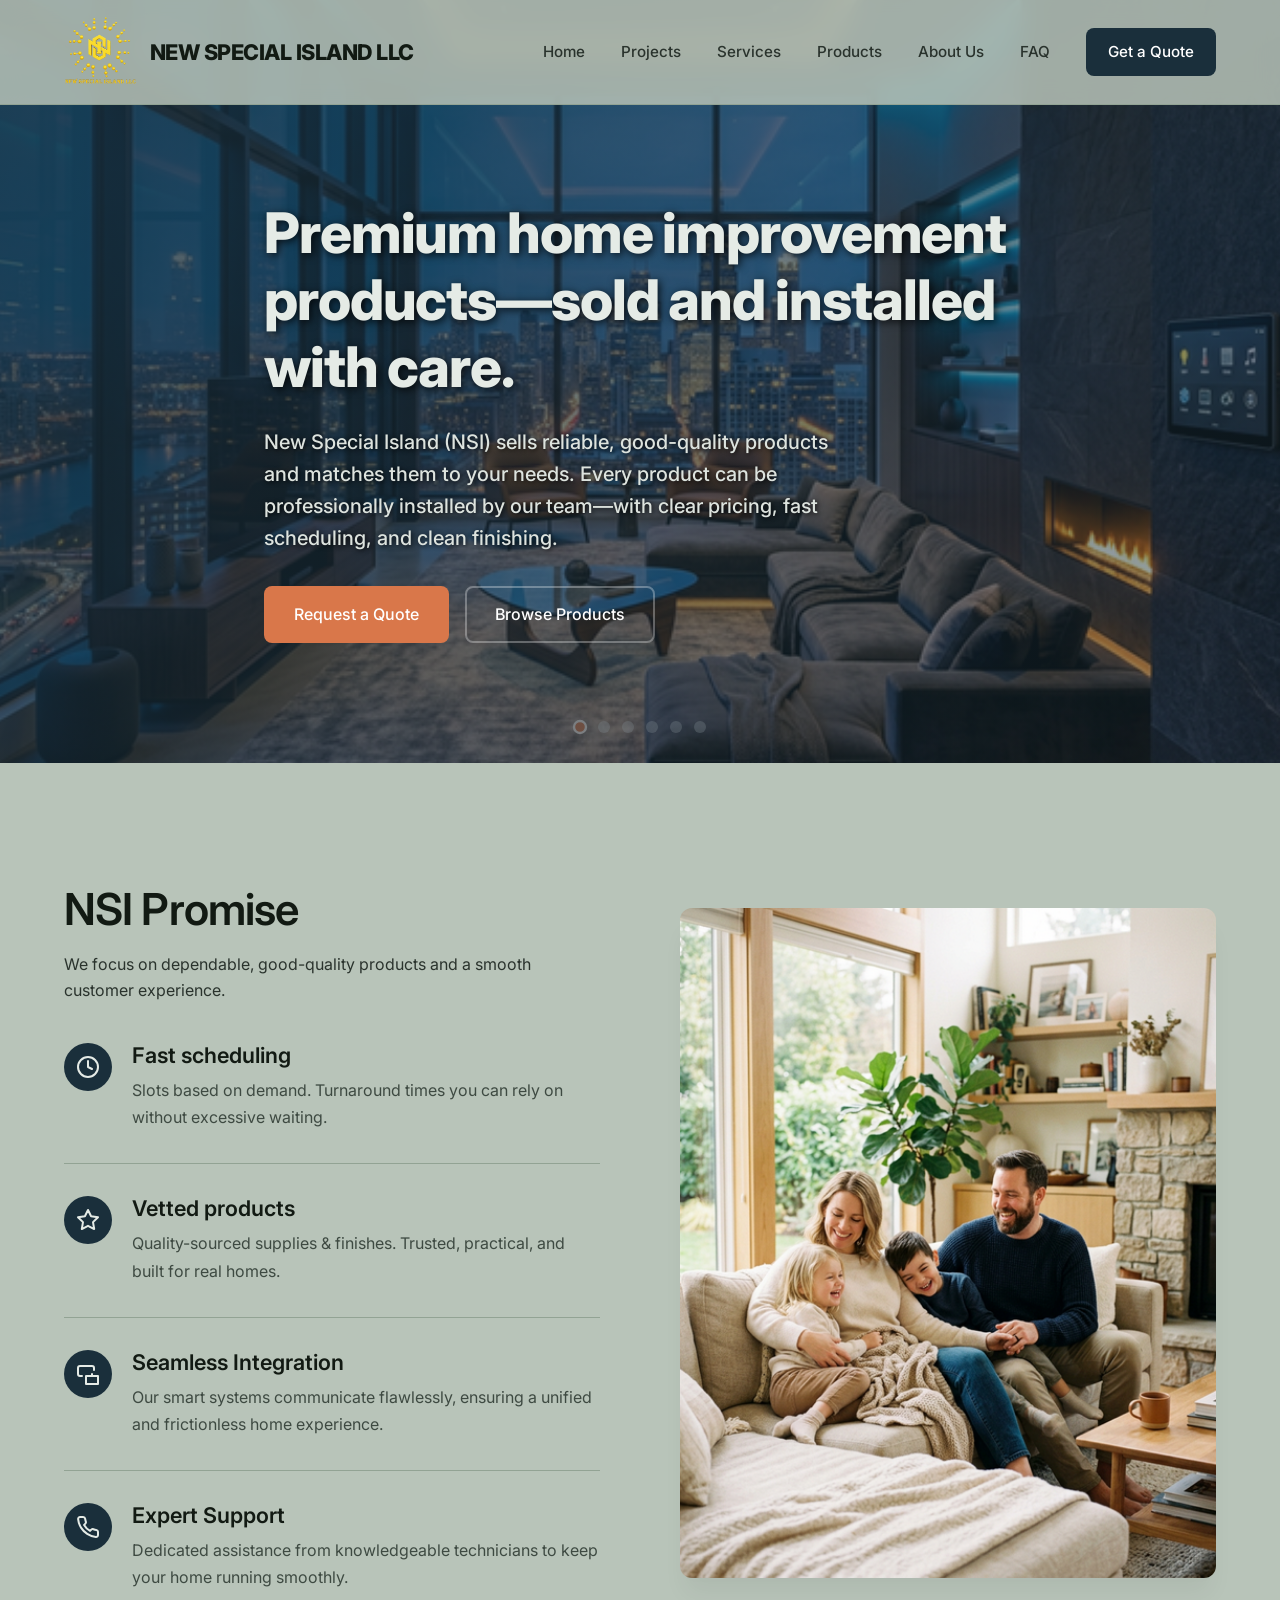
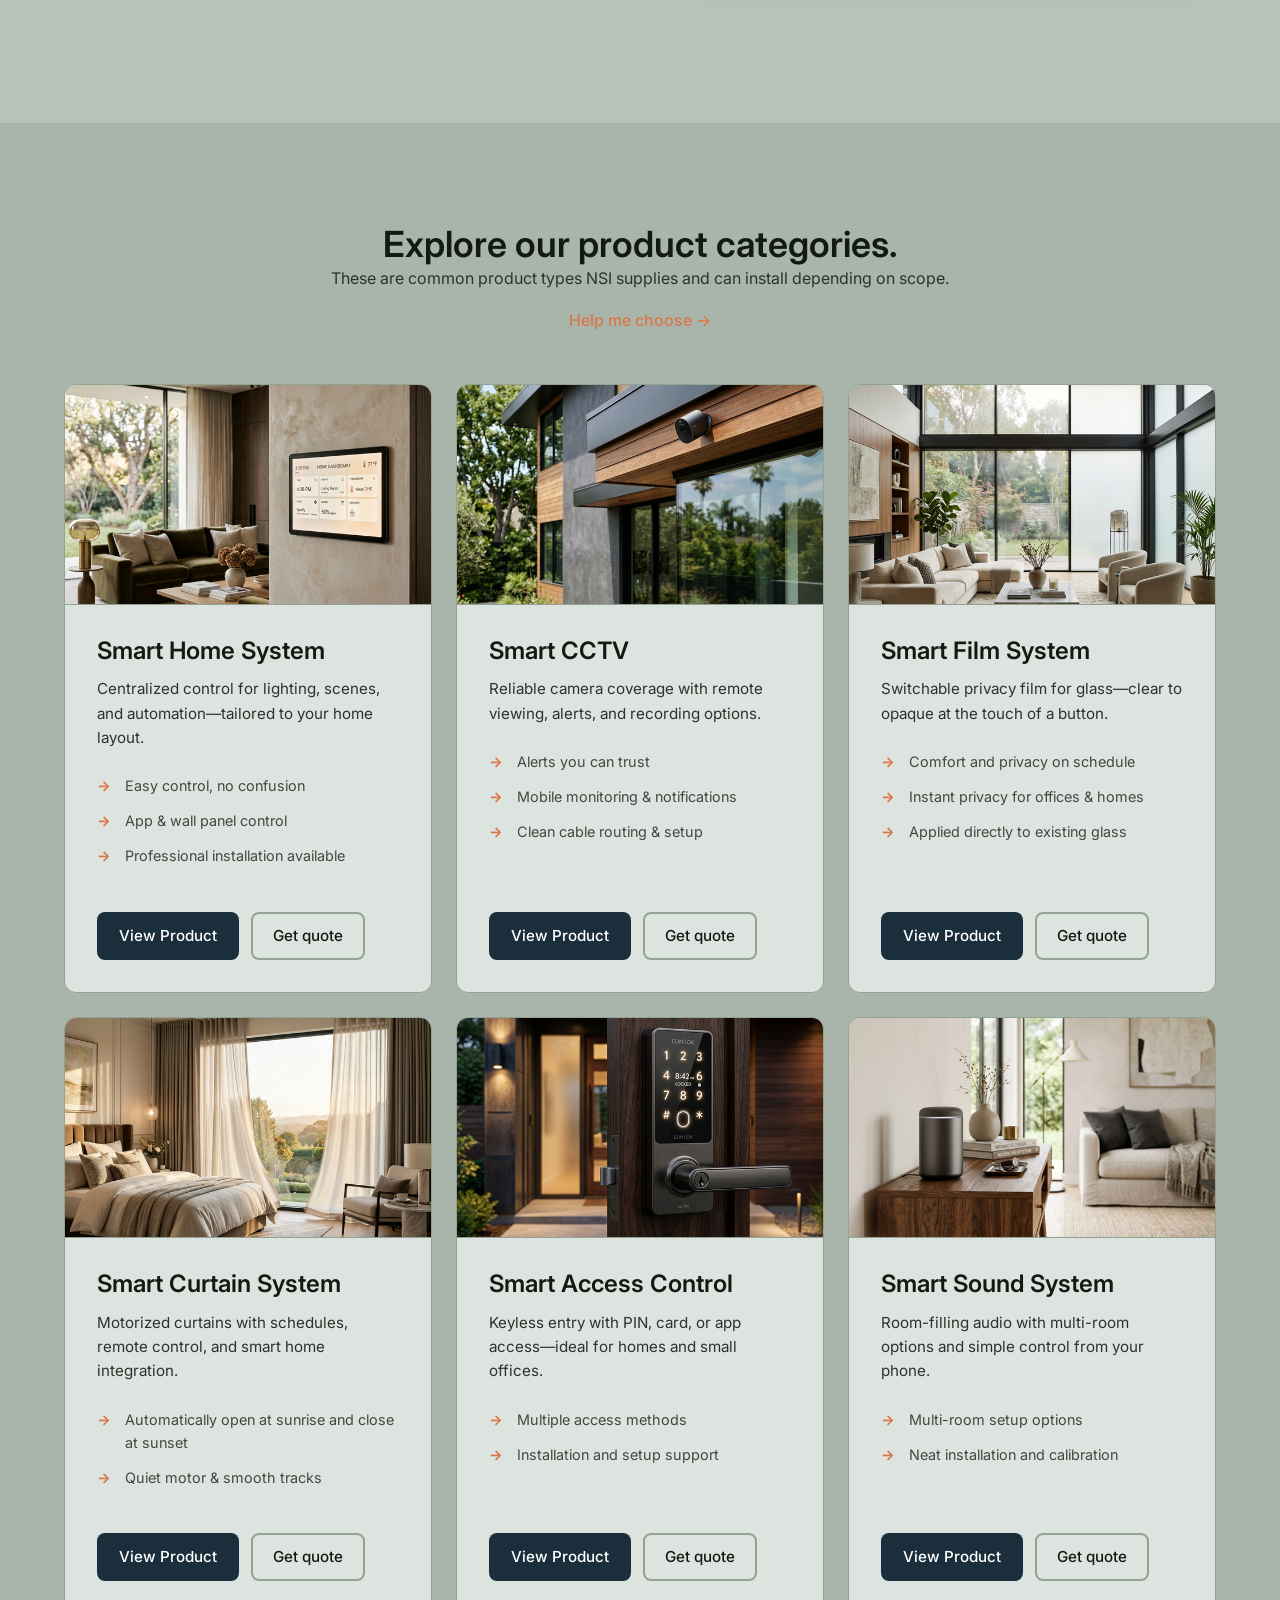
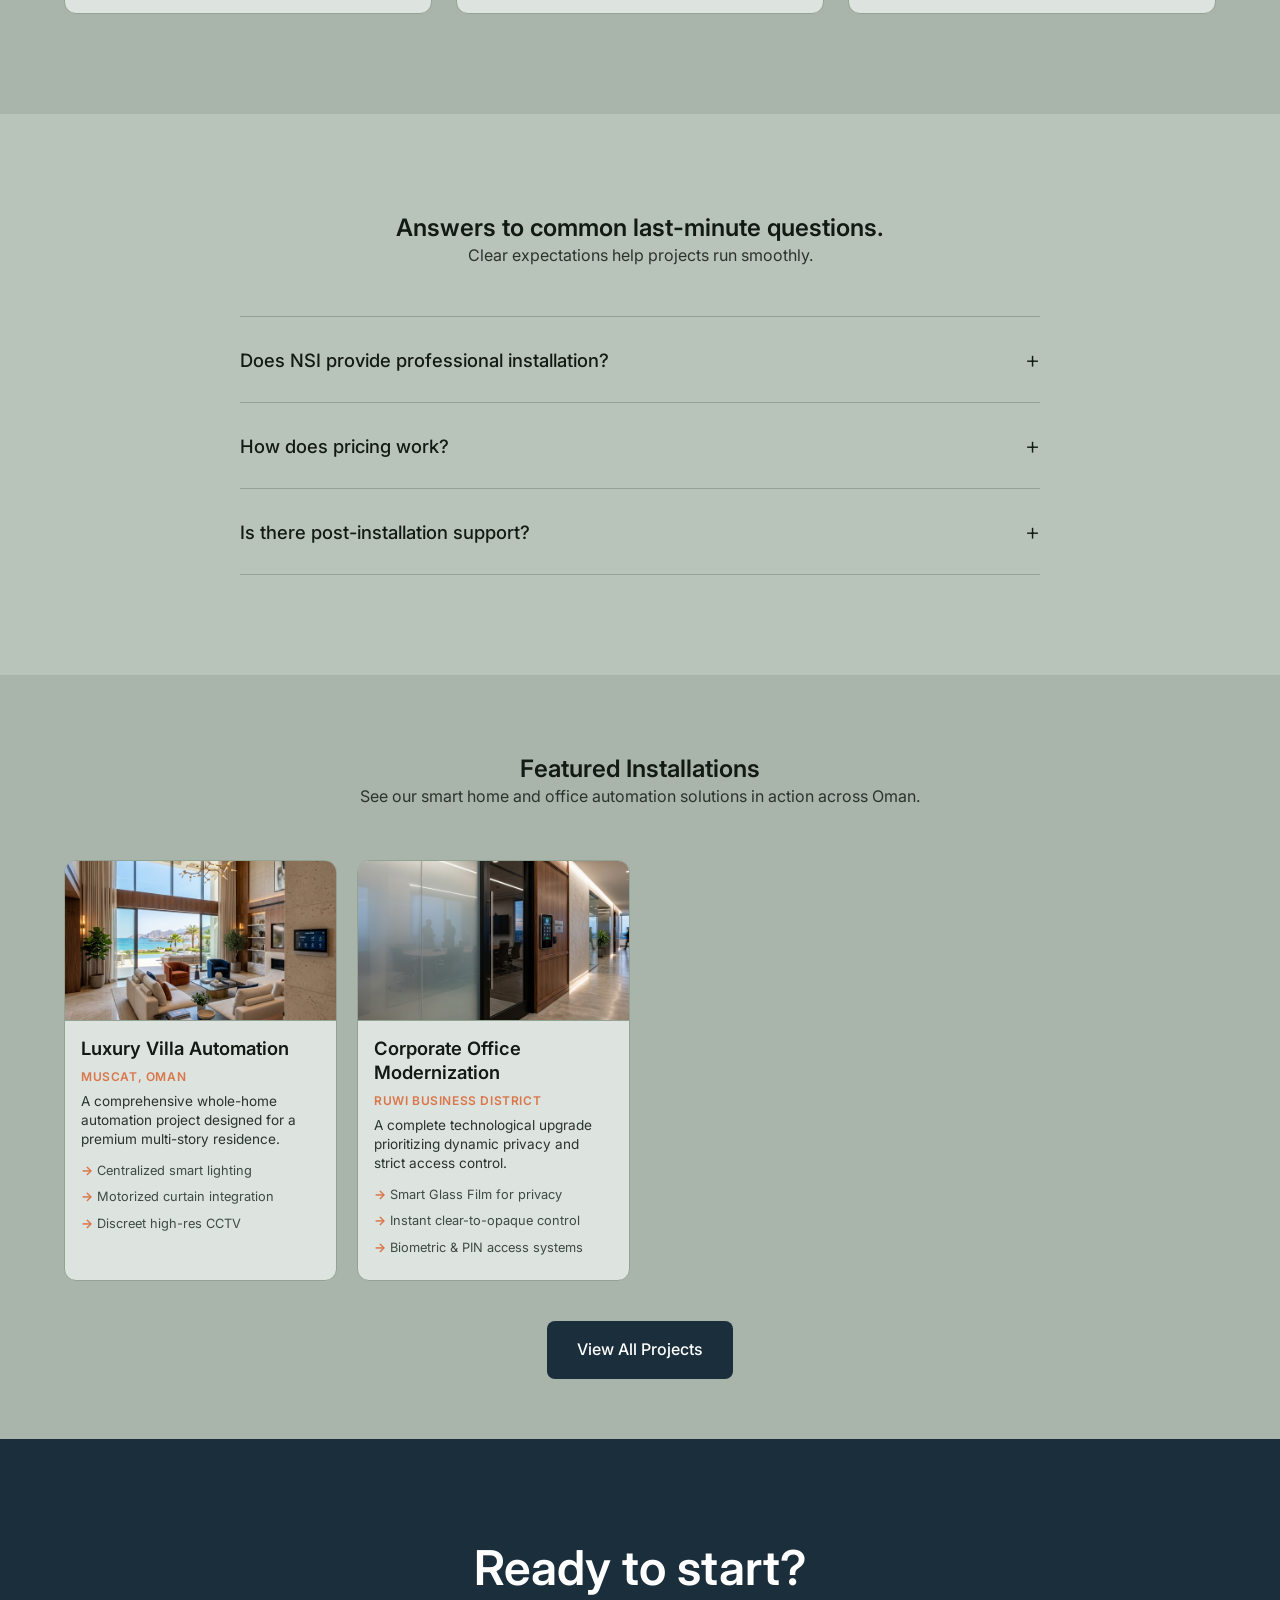
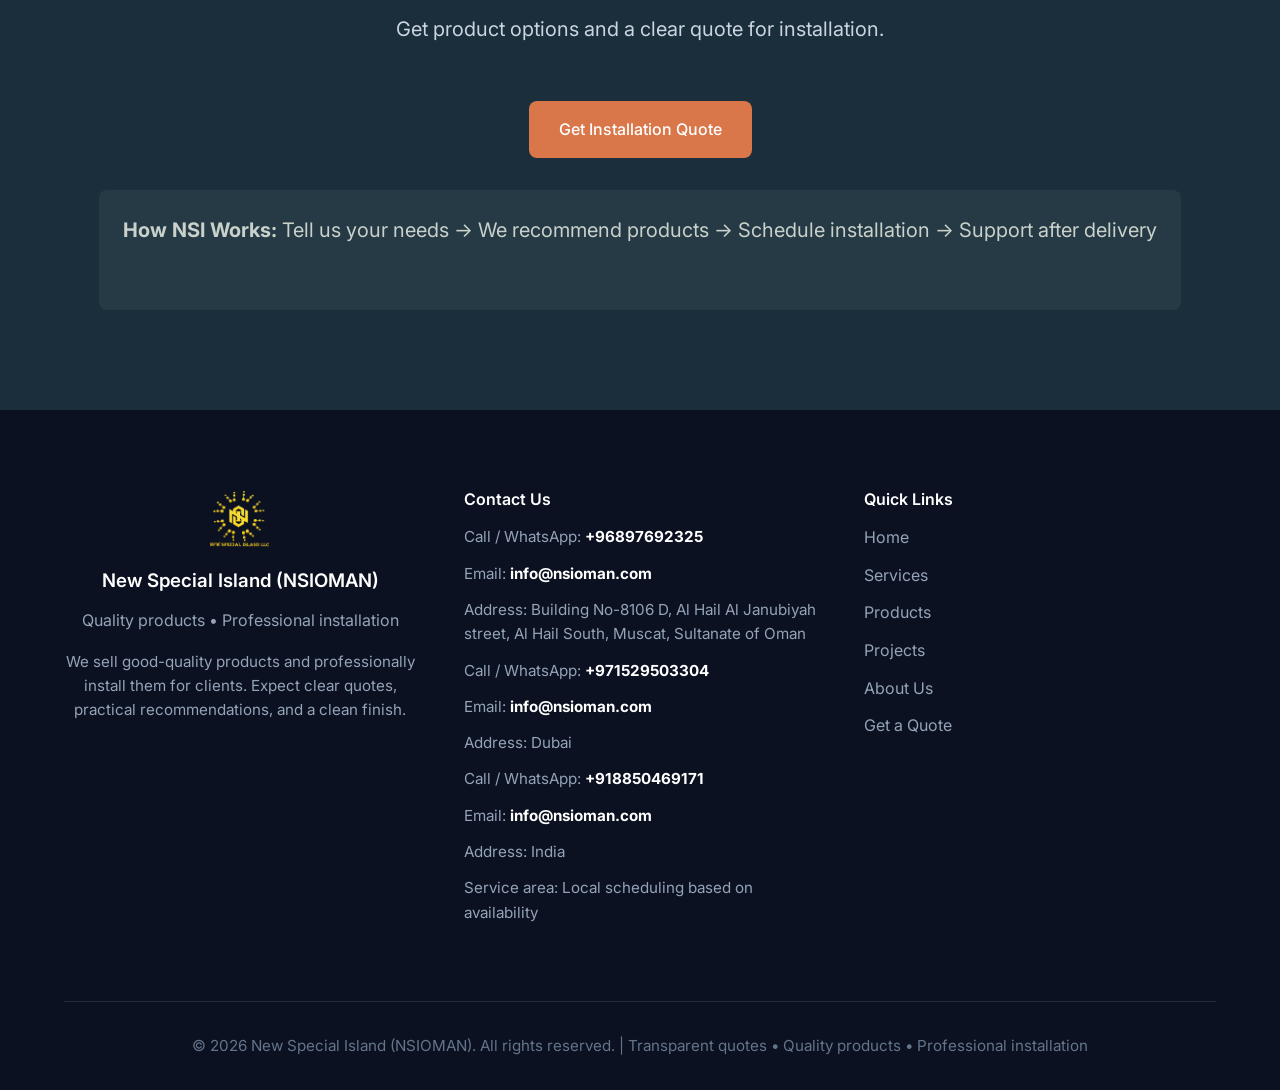
<file: index.html>
<!DOCTYPE html>
<html lang="en">

<head>
    <meta charset="UTF-8">
    <meta name="viewport" content="width=device-width, initial-scale=1.0">
    <title>New Special Island | Premium Smart Home Products</title>
    <link rel="icon" href="images/nsi_logo_new.png" type="image/png">
    <meta name="description"
        content="Premium home improvement products—sold and installed with care by New Special Island LLC in Muscat, Oman.">
    <!-- Google Fonts -->
    <link rel="preconnect" href="https://fonts.googleapis.com">
    <link rel="preconnect" href="https://fonts.gstatic.com" crossorigin>
    <link href="https://fonts.googleapis.com/css2?family=Inter:wght@300;400;500;600;700&display=swap" rel="stylesheet">
    <link rel="stylesheet" href="styles.css">
</head>

<body>

    <!-- Navigation -->
    <nav class="navbar">
        <div class="container nav-content">
            <a href="index.html" class="logo">
                <img src="images/nsi_logo_new.png" alt="NSI Logo" class="nav-logo-img">
                NEW SPECIAL ISLAND LLC
            </a>
            <div class="nav-links">
                <a href="index.html">Home</a>
                <a href="projects.html">Projects</a>
                <a href="#services">Services</a>
                <a href="#products">Products</a>
                <a href="about.html">About Us</a>
                <a href="#faq">FAQ</a>
                <a href="#quote" class="btn btn-primary btn-small">Get a Quote</a>
            </div>
            <button class="mobile-menu-btn" id="mobile-menu-btn">
                <span></span>
                <span></span>
                <span></span>
            </button>
        </div>
        <!-- Mobile Menu -->
        <div class="mobile-menu" id="mobile-menu">
            <a href="index.html">Home</a>
            <a href="projects.html">Projects</a>
            <a href="#services">Services</a>
            <a href="#products">Products</a>
            <a href="about.html">About Us</a>
            <a href="#faq">FAQ</a>
            <a href="#quote">Get a Quote</a>
        </div>
    </nav>

    <!-- Hero Section -->
    <section id="home" class="hero">
        <!-- Slideshow Container -->
        <div class="slideshow-container">
            <div class="slide active" style="background-image: url('images/slideshow_1.png');"></div>
            <div class="slide" style="background-image: url('images/slideshow_2.png');"></div>
            <div class="slide" style="background-image: url('images/slideshow_3.png');"></div>
            <div class="slide" style="background-image: url('images/slideshow_4.png');"></div>
            <div class="slide" style="background-image: url('images/slideshow_5.png');"></div>
            <div class="slide" style="background-image: url('images/slideshow_6.png');"></div>

            <div class="slideshow-dots">
                <div class="dot active"></div>
                <div class="dot"></div>
                <div class="dot"></div>
                <div class="dot"></div>
                <div class="dot"></div>
                <div class="dot"></div>
            </div>
        </div>

        <div class="hero-overlay"></div>
        <div class="container hero-content">
            <h1>Premium home improvement products—sold and installed with care.</h1>
            <p>New Special Island (NSI) sells reliable, good-quality products and matches them to your needs. Every
                product can be professionally installed by our team—with clear pricing, fast scheduling, and clean
                finishing.</p>
            <div class="hero-actions">
                <a href="#quote" class="btn btn-accent">Request a Quote</a>
                <a href="#products" class="btn btn-outline-light">Browse Products</a>
            </div>
        </div>
    </section>

    <!-- Promise / Features Section -->
    <section id="services" class="features section-padding">
        <div class="container">
            <div class="benefits-layout">
                <div class="benefits-text">
                    <div class="section-header" id="about">
                        <h2>NSI Promise</h2>
                        <p>We focus on dependable, good-quality products and a smooth customer experience.</p>
                    </div>

                    <div class="benefit-row">
                        <div class="benefit-icon">
                            <svg width="24" height="24" viewBox="0 0 24 24" fill="none" stroke="currentColor"
                                stroke-width="2" stroke-linecap="round" stroke-linejoin="round">
                                <circle cx="12" cy="12" r="10"></circle>
                                <polyline points="12 6 12 12 16 14"></polyline>
                            </svg>
                        </div>
                        <div class="benefit-content">
                            <h3>Fast scheduling</h3>
                            <p>Slots based on demand. Turnaround times you can rely on without excessive waiting.</p>
                        </div>
                    </div>

                    <div class="benefit-row">
                        <div class="benefit-icon">
                            <svg width="24" height="24" viewBox="0 0 24 24" fill="none" stroke="currentColor"
                                stroke-width="2" stroke-linecap="round" stroke-linejoin="round">
                                <polygon
                                    points="12 2 15.09 8.26 22 9.27 17 14.14 18.18 21.02 12 17.77 5.82 21.02 7 14.14 2 9.27 8.91 8.26 12 2">
                                </polygon>
                            </svg>
                        </div>
                        <div class="benefit-content">
                            <h3>Vetted products</h3>
                            <p>Quality-sourced supplies & finishes. Trusted, practical, and built for real homes.</p>
                        </div>
                    </div>

                    <div class="benefit-row">
                        <div class="benefit-icon">
                            <svg width="24" height="24" viewBox="0 0 24 24" fill="none" stroke="currentColor"
                                stroke-width="2" stroke-linecap="round" stroke-linejoin="round">
                                <path d="M18 8V6a2 2 0 0 0-2-2H4a2 2 0 0 0-2 2v6a2 2 0 0 0 2 2h2"></path>
                                <path d="M10 22v-8h12v8Z"></path>
                                <path d="M16 14v-2"></path>
                            </svg>
                        </div>
                        <div class="benefit-content">
                            <h3>Seamless Integration</h3>
                            <p>Our smart systems communicate flawlessly, ensuring a unified and frictionless home
                                experience.</p>
                        </div>
                    </div>

                    <div class="benefit-row pb-0 border-0">
                        <div class="benefit-icon">
                            <svg width="24" height="24" viewBox="0 0 24 24" fill="none" stroke="currentColor"
                                stroke-width="2" stroke-linecap="round" stroke-linejoin="round">
                                <path
                                    d="M22 16.92v3a2 2 0 0 1-2.18 2 19.79 19.79 0 0 1-8.63-3.07 19.5 19.5 0 0 1-6-6 19.79 19.79 0 0 1-3.07-8.67A2 2 0 0 1 4.11 2h3a2 2 0 0 1 2 1.72 12.84 12.84 0 0 0 .7 2.81 2 2 0 0 1-.45 2.11L8.09 9.91a16 16 0 0 0 6 6l1.27-1.27a2 2 0 0 1 2.11-.45 12.84 12.84 0 0 0 2.81.7A2 2 0 0 1 22 16.92z">
                                </path>
                            </svg>
                        </div>
                        <div class="benefit-content">
                            <h3>Expert Support</h3>
                            <p>Dedicated assistance from knowledgeable technicians to keep your home running smoothly.
                            </p>
                        </div>
                    </div>
                </div>

                <div class="benefits-image-wrapper">
                    <!-- Changed to the friendly family image based on user request -->
                    <img src="images/friendly_family_home_1772649321779.png" alt="Happy family in a modern home"
                        class="benefits-image">
                </div>
            </div>
        </div>
    </section>

    <!-- Products Section -->
    <section id="products" class="products section-padding bg-light">
        <div class="container">
            <div class="section-header text-center">
                <h2>Explore our product categories.</h2>
                <p>These are common product types NSI supplies and can install depending on scope.</p>
                <a href="#quote" class="inline-link mt-2">Help me choose &rarr;</a>
            </div>

            <div class="products-grid">
                <!-- Smart Home System -->
                <div class="product-card">
                    <a href="smart-home.html" class="product-image-container">
                        <img src="images/smart_home_system_1772649341167.png" alt="Smart Home System"
                            class="product-image">
                    </a>
                    <div class="product-content">
                        <h3>Smart Home System</h3>
                        <p>Centralized control for lighting, scenes, and automation—tailored to your home layout.</p>
                        <ul class="product-features">
                            <li>Easy control, no confusion</li>
                            <li>App & wall panel control</li>
                            <li>Professional installation available</li>
                        </ul>
                        <div class="product-actions">
                            <a href="smart-home.html" class="btn btn-primary btn-small">View Product</a>
                            <a href="#quote" class="btn btn-outline btn-small">Get quote</a>
                        </div>
                    </div>
                </div>

                <!-- Smart CCTV -->
                <div class="product-card">
                    <a href="smart-cctv.html" class="product-image-container">
                        <img src="images/smart_cctv_1772649361129.png" alt="Smart CCTV" class="product-image">
                    </a>
                    <div class="product-content">
                        <h3>Smart CCTV</h3>
                        <p>Reliable camera coverage with remote viewing, alerts, and recording options.</p>
                        <ul class="product-features">
                            <li>Alerts you can trust</li>
                            <li>Mobile monitoring & notifications</li>
                            <li>Clean cable routing & setup</li>
                        </ul>
                        <div class="product-actions">
                            <a href="smart-cctv.html" class="btn btn-primary btn-small">View Product</a>
                            <a href="#quote" class="btn btn-outline btn-small">Get quote</a>
                        </div>
                    </div>
                </div>

                <!-- Smart Film System -->
                <div class="product-card">
                    <a href="smart-film.html" class="product-image-container">
                        <img src="images/smart_film_1772649376929.png" alt="Smart Film System" class="product-image">
                    </a>
                    <div class="product-content">
                        <h3>Smart Film System</h3>
                        <p>Switchable privacy film for glass—clear to opaque at the touch of a button.</p>
                        <ul class="product-features">
                            <li>Comfort and privacy on schedule</li>
                            <li>Instant privacy for offices & homes</li>
                            <li>Applied directly to existing glass</li>
                        </ul>
                        <div class="product-actions">
                            <a href="smart-film.html" class="btn btn-primary btn-small">View Product</a>
                            <a href="#quote" class="btn btn-outline btn-small">Get quote</a>
                        </div>
                    </div>
                </div>

                <!-- Smart Curtain System -->
                <div class="product-card">
                    <a href="smart-curtain.html" class="product-image-container">
                        <img src="images/smart_curtain_1772649396513.png" alt="Smart Curtain System"
                            class="product-image">
                    </a>
                    <div class="product-content">
                        <h3>Smart Curtain System</h3>
                        <p>Motorized curtains with schedules, remote control, and smart home integration.</p>
                        <ul class="product-features">
                            <li>Automatically open at sunrise and close at sunset</li>
                            <li>Quiet motor & smooth tracks</li>
                        </ul>
                        <div class="product-actions">
                            <a href="smart-curtain.html" class="btn btn-primary btn-small">View Product</a>
                            <a href="#quote" class="btn btn-outline btn-small">Get quote</a>
                        </div>
                    </div>
                </div>

                <!-- Smart Access Control -->
                <div class="product-card">
                    <a href="smart-access.html" class="product-image-container">
                        <img src="images/smart_access_1772649413385.png" alt="Smart Access Control"
                            class="product-image">
                    </a>
                    <div class="product-content">
                        <h3>Smart Access Control</h3>
                        <p>Keyless entry with PIN, card, or app access—ideal for homes and small offices.</p>
                        <ul class="product-features">
                            <li>Multiple access methods</li>
                            <li>Installation and setup support</li>
                        </ul>
                        <div class="product-actions">
                            <a href="smart-access.html" class="btn btn-primary btn-small">View Product</a>
                            <a href="#quote" class="btn btn-outline btn-small">Get quote</a>
                        </div>
                    </div>
                </div>

                <!-- Smart Sound System -->
                <div class="product-card">
                    <a href="smart-sound.html" class="product-image-container">
                        <img src="images/smart_sound_1772649428812.png" alt="Smart Sound System" class="product-image">
                    </a>
                    <div class="product-content">
                        <h3>Smart Sound System</h3>
                        <p>Room-filling audio with multi-room options and simple control from your phone.</p>
                        <ul class="product-features">
                            <li>Multi-room setup options</li>
                            <li>Neat installation and calibration</li>
                        </ul>
                        <div class="product-actions">
                            <a href="smart-sound.html" class="btn btn-primary btn-small">View Product</a>
                            <a href="#quote" class="btn btn-outline btn-small">Get quote</a>
                        </div>
                    </div>
                </div>
            </div>

        </div>
    </section>

    <!-- FAQ Section -->
    <section id="faq" class="faq section-padding">
        <div class="container text-center">
            <div class="section-header" style="margin: 0 auto 48px auto;">
                <h2>Answers to common last-minute questions.</h2>
                <p>Clear expectations help projects run smoothly.</p>
            </div>

            <div class="faq-accordion" style="margin: 0 auto; text-align: left;">
                <div class="faq-item">
                    <button class="faq-question">
                        Does NSI provide professional installation?
                        <span class="icon">+</span>
                    </button>
                    <div class="faq-answer">
                        <p>Yes. NSI sells good-quality products based on your needs and provides professional
                            installation. We’ll confirm scope, measurements, and timeline before you commit so the quote
                            matches the work required.</p>
                    </div>
                </div>

                <div class="faq-item">
                    <button class="faq-question">
                        How does pricing work?
                        <span class="icon">+</span>
                    </button>
                    <div class="faq-answer">
                        <p>Quotes are straightforward and itemized: product cost, delivery/coordination (if applicable),
                            and installation labor. If measurements or site conditions could change cost, we’ll flag
                            that early—no surprises at the end.</p>
                    </div>
                </div>

                <div class="faq-item">
                    <button class="faq-question">
                        Is there post-installation support?
                        <span class="icon">+</span>
                    </button>
                    <div class="faq-answer">
                        <p>Yes—NSI supports you after delivery and/or installation. Product warranties depend on the
                            manufacturer, and we’ll share what applies to your selection. If NSI installs, we’ll also
                            explain what’s covered for workmanship and how to request service.</p>
                    </div>
                </div>
            </div>
        </div>
    </section>

    <!-- Featured Projects Teaser Section -->
    <section class="section bg-light" style="padding-top: 80px; padding-bottom: 60px;">
        <div class="container">
            <div class="section-title text-center" style="margin-bottom: 50px;">
                <h2>Featured Installations</h2>
                <p>See our smart home and office automation solutions in action across Oman.</p>
            </div>

            <div class="projects-grid">
                <!-- Featured Project 1 -->
                <div class="project-card">
                    <a href="projects.html" class="product-image-container">
                        <img src="images/project_villa.png" alt="Luxury Villa Automation" class="product-image">
                    </a>
                    <div class="product-content">
                        <h3>Luxury Villa Automation</h3>
                        <div class="team-role"><i class="fa-solid fa-location-dot"></i> Muscat, Oman</div>
                        <p>A comprehensive whole-home automation project designed for a premium multi-story residence.
                        </p>
                        <ul class="product-features">
                            <li>Centralized smart lighting</li>
                            <li>Motorized curtain integration</li>
                            <li>Discreet high-res CCTV</li>
                        </ul>
                    </div>
                </div>

                <!-- Featured Project 2 -->
                <div class="project-card">
                    <a href="projects.html" class="product-image-container">
                        <img src="images/project_office.png" alt="Corporate Office Privacy" class="product-image">
                    </a>
                    <div class="product-content">
                        <h3>Corporate Office Modernization</h3>
                        <div class="team-role"><i class="fa-solid fa-location-dot"></i> Ruwi Business District</div>
                        <p>A complete technological upgrade prioritizing dynamic privacy and strict access control.</p>
                        <ul class="product-features">
                            <li>Smart Glass Film for privacy</li>
                            <li>Instant clear-to-opaque control</li>
                            <li>Biometric & PIN access systems</li>
                        </ul>
                    </div>
                </div>
            </div>

            <div class="text-center" style="margin-top: 40px;">
                <a href="projects.html" class="btn btn-primary">View All Projects</a>
            </div>

        </div>
    </section>

    <!-- Call to Action / Quote Section -->
    <section id="quote" class="cta section-padding bg-navy">
        <div class="container text-center">
            <h2>Ready to start?</h2>
            <p style="color: #cbd5e1;">Get product options and a clear quote for installation.</p>
            <a href="mailto:info@nsioman.com" class="btn btn-accent mt-2">Get Installation Quote</a>

            <div class="how-it-works mt-4">
                <p><strong>How NSI Works:</strong> Tell us your needs &rarr; We recommend products &rarr; Schedule
                    installation &rarr; Support after delivery</p>
            </div>
        </div>
    </section>

    <!-- Footer -->
    <footer class="footer">
        <div class="container">
            <div class="footer-grid">
                <div class="footer-brand" style="text-align: center;">
                    <img src="images/nsi_logo_new.png" alt="NSI Logo" style="height: 60px; margin-bottom: 12px;">
                    <h3>New Special Island (NSIOMAN)</h3>
                    <p>Quality products • Professional installation</p>
                    <p class="footer-desc">We sell good-quality products and professionally install them for clients.
                        Expect clear quotes, practical recommendations, and a clean finish.</p>
                </div>

                <div class="footer-contact">
                    <h4>Contact Us</h4>
                    <p>Call / WhatsApp: <strong>+96897692325</strong></p>
                    <p>Email: <strong>info@nsioman.com</strong></p>
                    <p>Address: Building No-8106 D, Al Hail Al Janubiyah street, Al Hail South, Muscat, Sultanate of
                        Oman</p>
                     <p>Call / WhatsApp: <strong>+971529503304</strong></p>
                    <p>Email: <strong>info@nsioman.com</strong></p>
                    <p>Address: Dubai</p>
                     <p>Call / WhatsApp: <strong>+918850469171</strong></p>
                    <p>Email: <strong>info@nsioman.com</strong></p>
                    <p>Address: India</p>
                    <p>Service area: Local scheduling based on availability</p>
                </div>

                <div class="footer-links">
                    <h4>Quick Links</h4>
                    <ul>
                        <li><a href="index.html">Home</a></li>
                        <li><a href="#services">Services</a></li>
                        <li><a href="#products">Products</a></li>
                        <li><a href="projects.html">Projects</a></li>
                        <li><a href="#about">About Us</a></li>
                        <li><a href="#quote">Get a Quote</a></li>
                    </ul>
                </div>
            </div>

            <div class="footer-bottom">
                <p>&copy; 2026 New Special Island (NSIOMAN). All rights reserved. | Transparent quotes &bull; Quality
                    products &bull; Professional installation</p>
            </div>
        </div>
    </footer>

    <script src="script.js"></script>
</body>

</html>
</file>
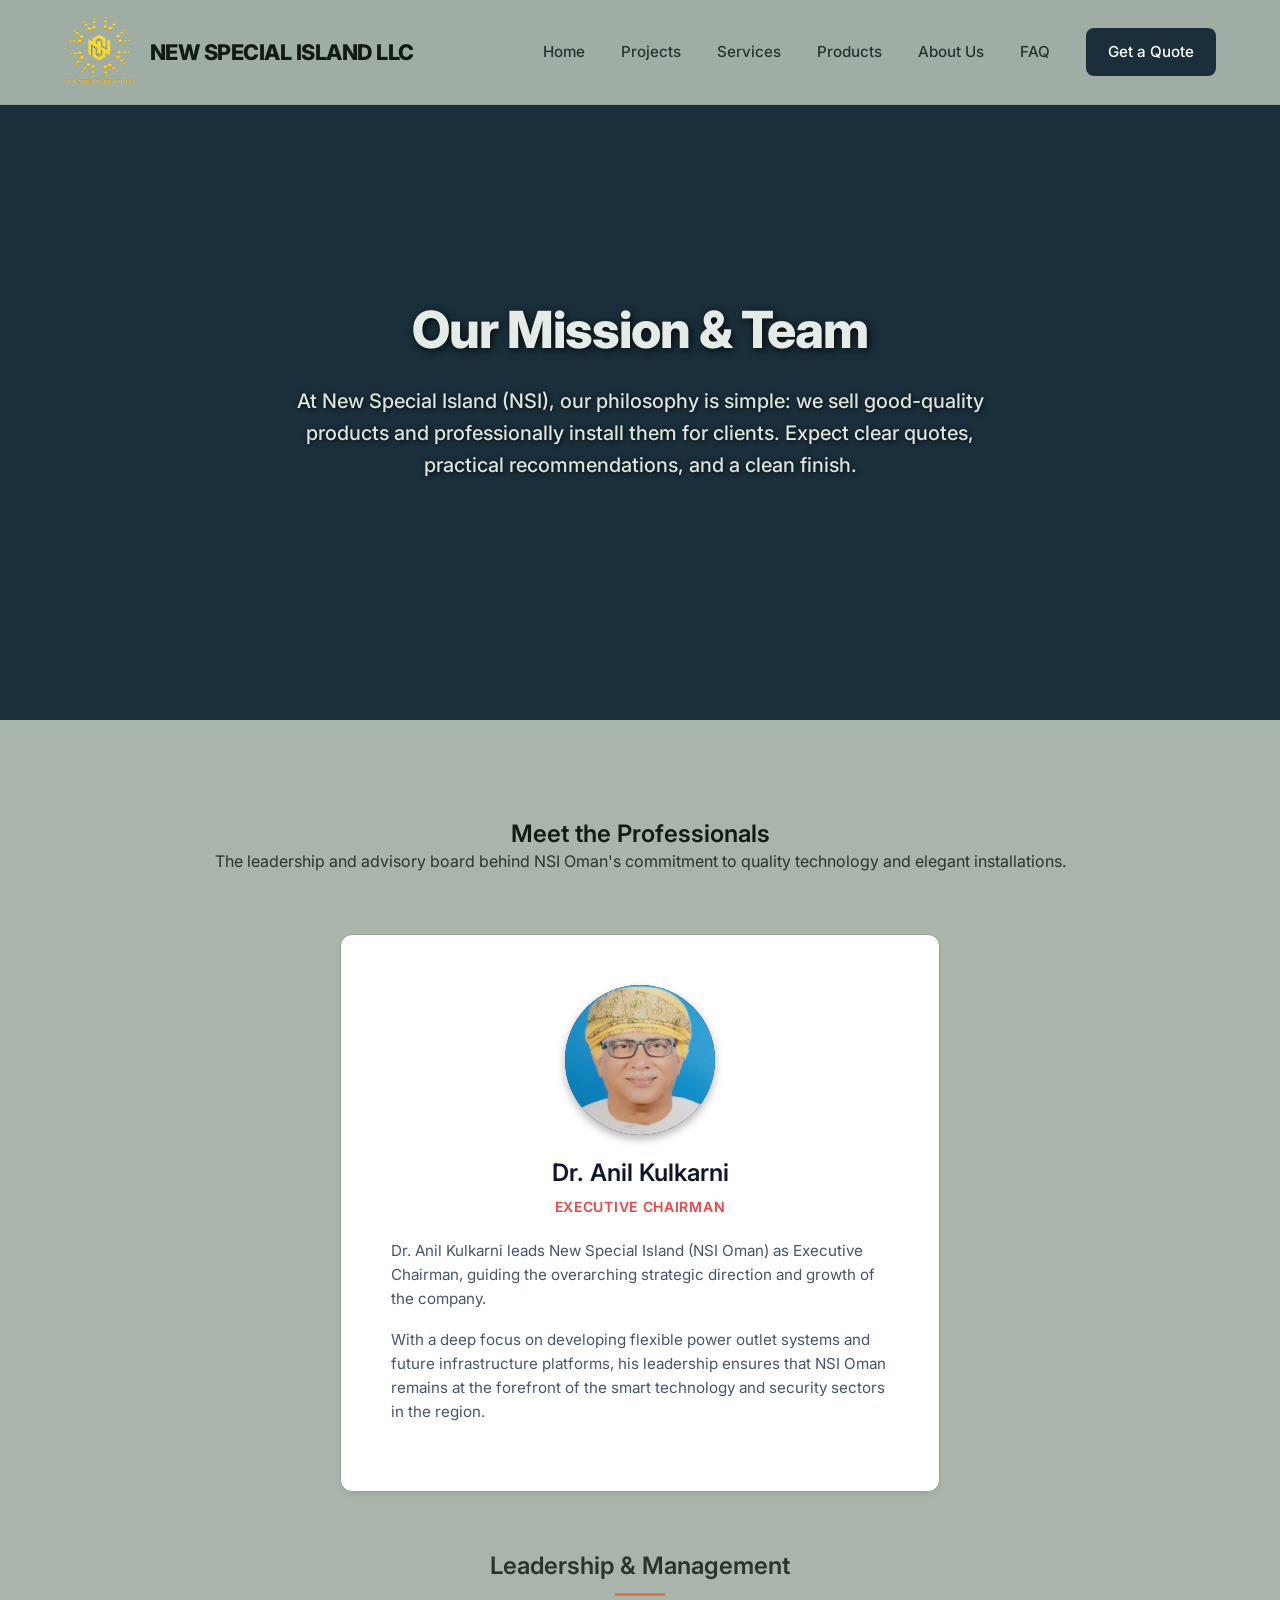
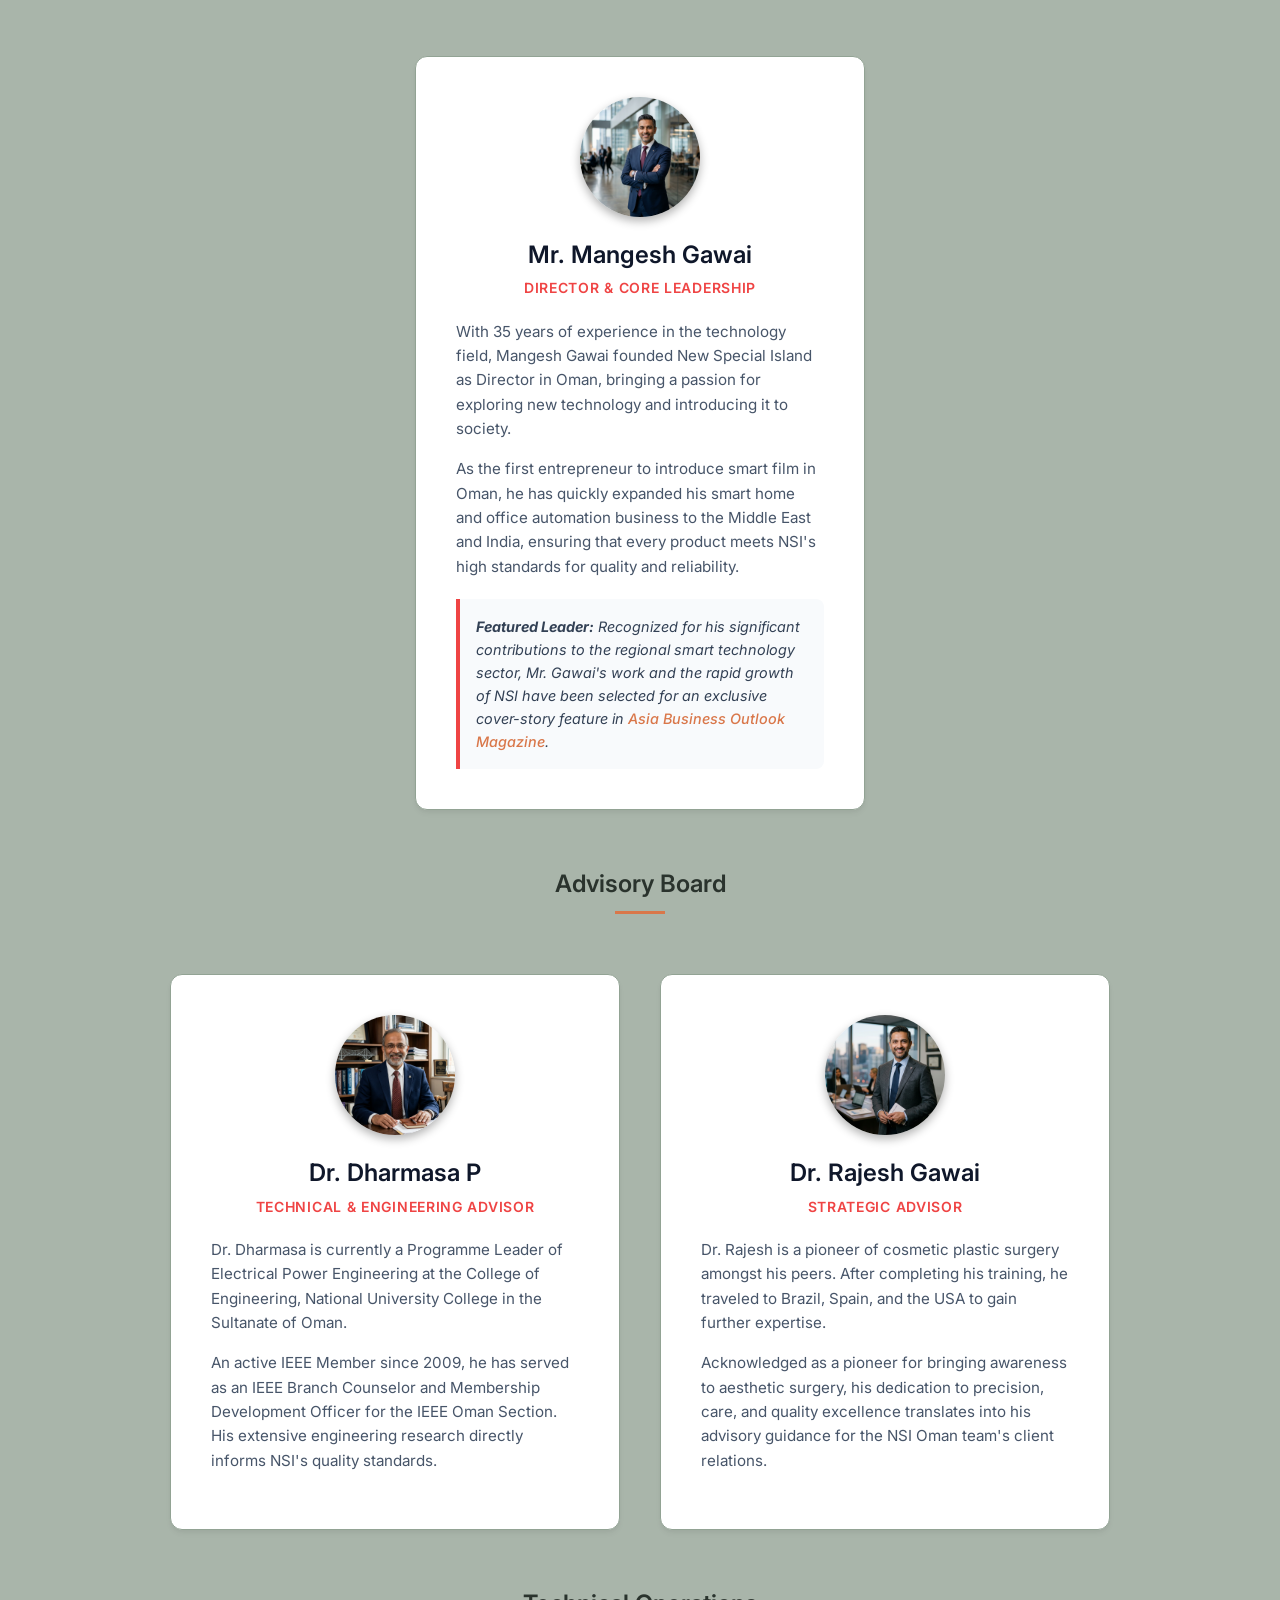
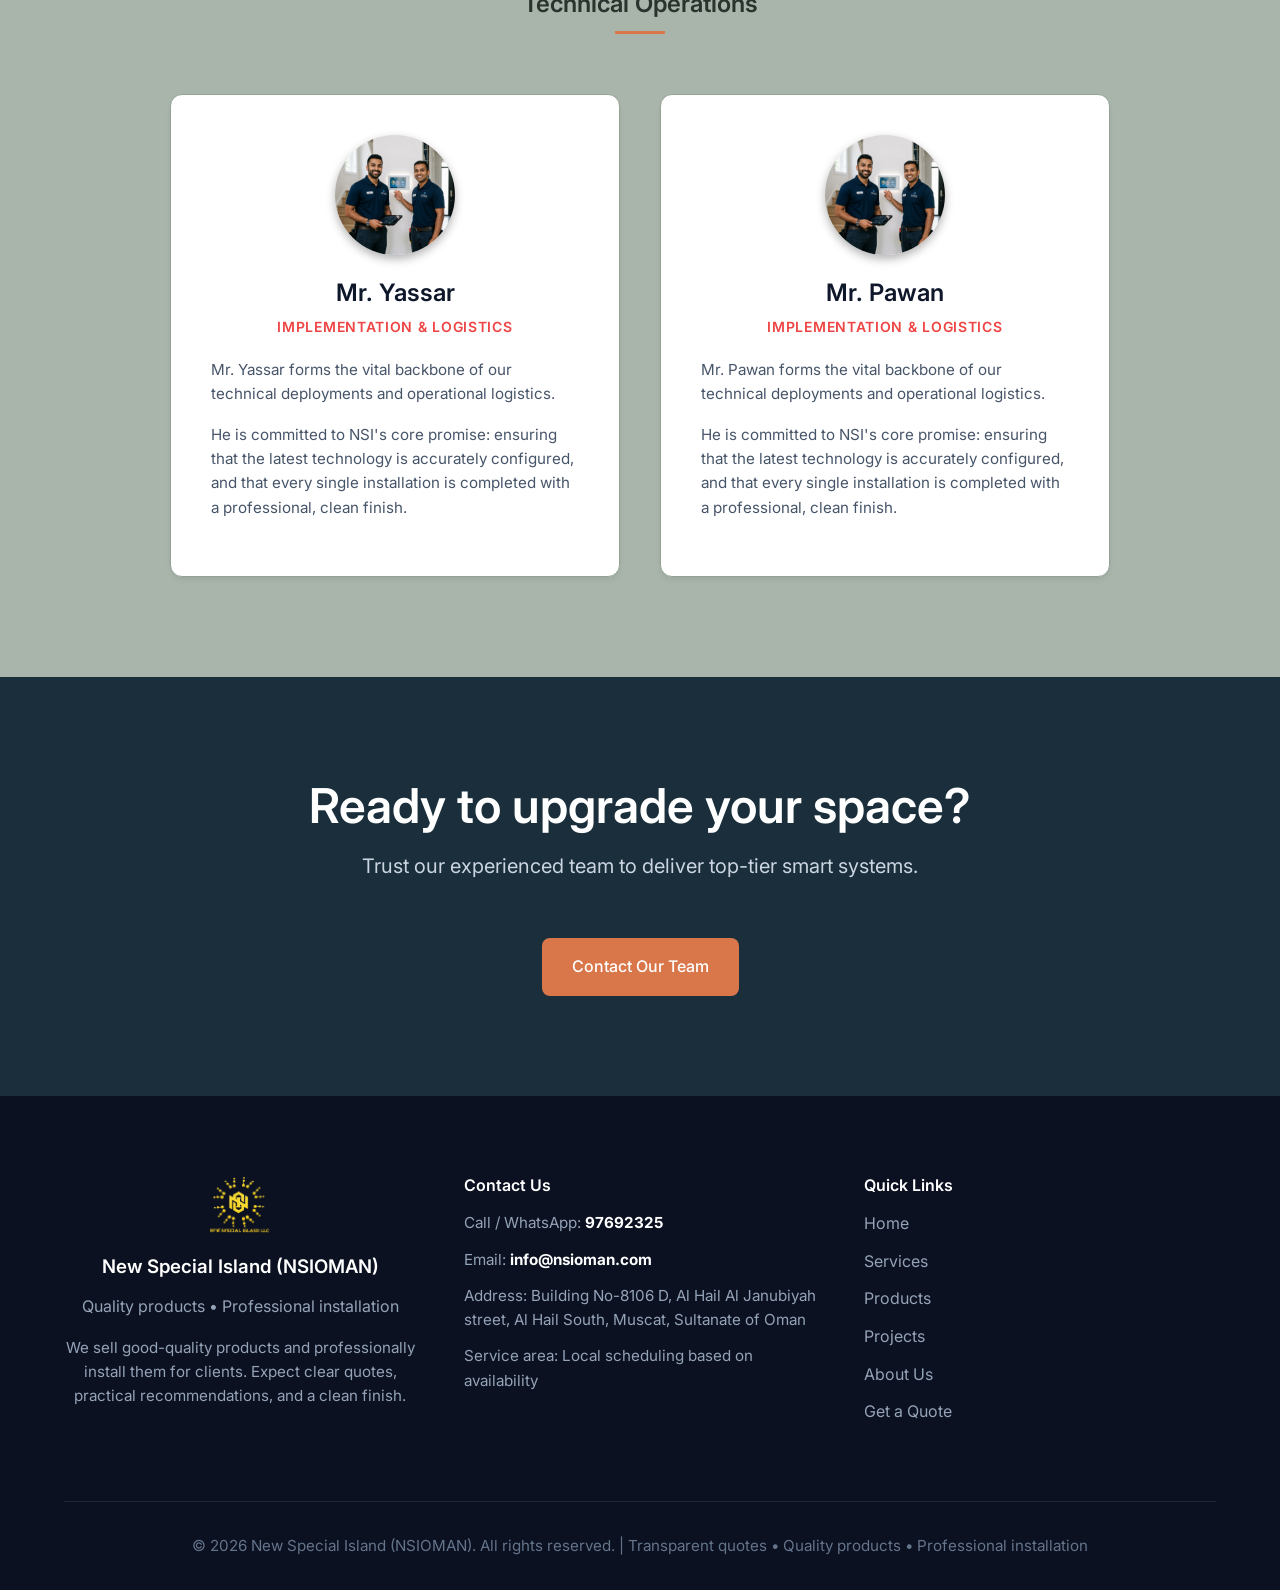
<file: about.html>
<!DOCTYPE html>
<html lang="en">

<head>
    <meta charset="UTF-8">
    <meta name="viewport" content="width=device-width, initial-scale=1.0">
    <title>About Us | New Special Island</title>
    <link rel="icon" href="images/nsi_logo_new.png" type="image/png">
    <meta name="description"
        content="Meet the professional team behind NSI Oman. We sell good-quality smart products and professionally install them for clients in Oman.">
    <!-- Google Fonts -->
    <link rel="preconnect" href="https://fonts.googleapis.com">
    <link rel="preconnect" href="https://fonts.gstatic.com" crossorigin>
    <link href="https://fonts.googleapis.com/css2?family=Inter:wght@300;400;500;600;700&display=swap" rel="stylesheet">
    <!-- Shared Styles -->
    <link rel="stylesheet" href="styles.css">
    <style>
        .page-hero {
            padding: 160px 0 100px;
        }

        .page-hero h1 {
            font-size: clamp(2.5rem, 4vw, 3.5rem);
        }

        .team-grid {
            display: grid;
            grid-template-columns: repeat(auto-fit, minmax(300px, 1fr));
            gap: 40px;
            margin-top: 60px;
        }

        .team-member {
            background-color: white;
            padding: 40px;
            border-radius: 12px;
            box-shadow: 0 4px 6px -1px rgba(0, 0, 0, 0.05), 0 2px 4px -1px rgba(0, 0, 0, 0.03);
            text-align: center;
            transition: transform 0.3s ease;
        }

        .team-member:hover {
            transform: translateY(-5px);
        }

        .team-avatar {
            width: 120px;
            height: 120px;
            background: linear-gradient(135deg, #1e293b 0%, #0f172a 100%);
            border-radius: 50%;
            margin: 0 auto 24px;
            display: flex;
            align-items: center;
            justify-content: center;
            color: #f8fafc;
            font-size: 2rem;
            font-weight: 600;
        }

        .team-member h3 {
            color: #0f172a;
            margin-bottom: 8px;
            font-size: 1.5rem;
        }

        .team-role {
            color: #ef4444;
            font-weight: 600;
            font-size: 0.875rem;
            text-transform: uppercase;
            letter-spacing: 0.05em;
            margin-bottom: 20px;
        }

        .team-member p {
            color: #475569;
            font-size: 0.95rem;
            line-height: 1.6;
            margin-bottom: 16px;
            text-align: left;
        }

        .highlight-box {
            background-color: #f8fafc;
            border-left: 4px solid #ef4444;
            padding: 16px;
            margin-top: 20px;
            text-align: left;
            border-radius: 0 8px 8px 0;
        }

        .highlight-box p {
            margin-bottom: 0;
            font-size: 0.9rem;
            color: #334155;
            font-style: italic;
        }
    </style>
</head>

<body>

    <!-- Navigation -->
    <nav class="navbar">
        <div class="container nav-content">
            <a href="index.html" class="logo">
                <img src="images/nsi_logo_new.png" alt="NSI Logo" class="nav-logo-img">
                NEW SPECIAL ISLAND LLC
            </a>
            <div class="nav-links">
                <a href="index.html">Home</a>
                <a href="projects.html">Projects</a>
                <a href="index.html#services">Services</a>
                <a href="index.html#products">Products</a>
                <a href="about.html" class="active">About Us</a>
                <a href="index.html#faq">FAQ</a>
                <a href="index.html#quote" class="btn btn-primary btn-small">Get a Quote</a>
            </div>
            <button class="mobile-menu-btn" id="mobile-menu-btn">
                <span></span>
                <span></span>
                <span></span>
            </button>
        </div>
        <!-- Mobile Menu -->
        <div class="mobile-menu" id="mobile-menu">
            <a href="index.html">Home</a>
            <a href="projects.html">Projects</a>
            <a href="index.html#services">Services</a>
            <a href="index.html#products">Products</a>
            <a href="about.html">About Us</a>
            <a href="index.html#faq">FAQ</a>
            <a href="index.html#quote">Get a Quote</a>
        </div>
    </nav>

    <!-- Hero Section -->
    <section class="hero page-hero bg-navy" style="position: relative;">
        <div class="container hero-content text-center" style="margin: 0 auto; position: relative; z-index: 2;">
            <h1>Our Mission & Team</h1>
            <p style="max-width: 800px; margin: 0 auto;">At New Special Island (NSI), our philosophy is simple: we sell
                good-quality products and professionally install them for clients. Expect clear quotes, practical
                recommendations, and a clean finish.</p>
        </div>
    </section>

    <!-- Team Section -->
    <section class="team section-padding bg-light">
        <div class="container">
            <div class="section-header text-center">
                <h2>Meet the Professionals</h2>
                <p>The leadership and advisory board behind NSI Oman's commitment to quality technology and elegant
                    installations.</p>
            </div>

            <div class="team-hierarchy">
                <!-- Tier 1: Chairman -->
                <div class="team-tier team-tier-1">
                    <div class="team-member">
                        <img class="team-avatar" src="images/Dr. Anil Kulkarni.jpeg" alt="Dr Anil Kulkarni" style="object-position: top;">
                        <h3>Dr. Anil Kulkarni</h3>
                        <div class="team-role">Executive Chairman</div>
                        <p>Dr. Anil Kulkarni leads New Special Island (NSI Oman) as Executive Chairman, guiding the
                            overarching strategic direction and growth of the company.</p>
                        <p>With a deep focus on developing flexible power outlet systems and future infrastructure
                            platforms, his leadership ensures that NSI Oman remains at the forefront of the smart
                            technology
                            and security sectors in the region.</p>
                    </div>
                </div>

                <!-- Tier 2: Management -->
                <div class="team-tier team-tier-2">
                    <h3 class="tier-title">Leadership & Management</h3>
                    <div class="team-member">
                        <img class="team-avatar" src="images/portrait_mangesh_1772729378255.png" alt="Mr Mangesh Gawai">
                        <h3>Mr. Mangesh Gawai</h3>
                        <div class="team-role">Director & Core Leadership</div>
                        <p>With 35 years of experience in the technology field, Mangesh Gawai founded New Special Island
                            as Director in Oman, bringing a passion for exploring new technology and introducing it to
                            society.</p>
                        <p>As the first entrepreneur to introduce smart film in Oman, he has quickly expanded his smart
                            home and office automation business to the Middle East and India, ensuring that every
                            product meets NSI's high standards for quality and reliability.</p>
                        <div class="highlight-box">
                            <p><strong>Featured Leader:</strong> Recognized for his significant contributions to the
                                regional smart technology sector, Mr. Gawai's work and the rapid growth of NSI have been
                                selected for an exclusive cover-story feature in <a
                                    href="https://www.asiabusinessoutlook.com/services-and-consulting/cover-story/new-special-island-making-culture-of-living-and-working-futureready-cid-1000.html"
                                    target="_blank" rel="noopener noreferrer"
                                    style="color: var(--accent-color); font-weight: 500;">Asia Business Outlook
                                    Magazine</a>.</p>
                        </div>
                    </div>
                </div>

                <!-- Tier 3: Advisory Board -->
                <div class="team-tier team-tier-3">
                    <h3 class="tier-title">Advisory Board</h3>
                    <div class="team-member">
                        <img class="team-avatar" src="images/portrait_dharmasa_1772729397406.png" alt="Dr Dharmasa P">
                        <h3>Dr. Dharmasa P</h3>
                        <div class="team-role">Technical & Engineering Advisor</div>
                        <p>Dr. Dharmasa is currently a Programme Leader of Electrical Power Engineering at the College
                            of
                            Engineering, National University College in the Sultanate of Oman.</p>
                        <p>An active IEEE Member since 2009, he has served as an IEEE Branch Counselor and Membership
                            Development Officer for the IEEE Oman Section. His extensive engineering research directly
                            informs NSI's quality standards.</p>
                    </div>

                    <div class="team-member">
                        <img class="team-avatar" src="images/portrait_rajesh_1772729414339.png" alt="Dr Rajesh Gawai">
                        <h3>Dr. Rajesh Gawai</h3>
                        <div class="team-role">Strategic Advisor</div>
                        <p>Dr. Rajesh is a pioneer of cosmetic plastic surgery amongst his peers. After completing his
                            training, he traveled to Brazil, Spain, and the USA to gain further expertise.</p>
                        <p>Acknowledged as a pioneer for bringing awareness to aesthetic surgery, his dedication to
                            precision, care, and quality excellence translates into his advisory guidance
                            for the NSI Oman team's client relations.</p>
                    </div>
                </div>

                <!-- Tier 4: Operations -->
                <div class="team-tier team-tier-4">
                    <h3 class="tier-title">Technical Operations</h3>
                    <div class="team-member">
                        <img class="team-avatar" src="images/portrait_yassar_pawan_1772729432106.png"
                            alt="Mr Yassar">
                        <h3>Mr. Yassar</h3>
                        <div class="team-role">Implementation & Logistics</div>
                        <p>Mr. Yassar forms the vital backbone of our technical deployments and operational logistics.</p>
                        <p>He is committed to NSI's core promise: ensuring that the latest technology is accurately configured, and that every single installation is completed with a professional, clean finish.</p>
                    </div>
                    <div class="team-member">
                        <img class="team-avatar" src="images/portrait_yassar_pawan_1772729432106.png"
                            alt="Mr Pawan">
                        <h3>Mr. Pawan</h3>
                        <div class="team-role">Implementation & Logistics</div>
                        <p>Mr. Pawan forms the vital backbone of our technical deployments and operational logistics.</p>
                        <p>He is committed to NSI's core promise: ensuring that the latest technology is accurately configured, and that every single installation is completed with a professional, clean finish.</p>
                    </div>
                </div>

            </div>
        </div>
    </section>

    <!-- Call to Action / Quote Section -->
    <section id="quote" class="cta section-padding bg-navy">
        <div class="container text-center">
            <h2>Ready to upgrade your space?</h2>
            <p style="color: #cbd5e1;">Trust our experienced team to deliver top-tier smart systems.</p>
            <a href="mailto:info@nsioman.com" class="btn btn-accent mt-2">Contact Our Team</a>
        </div>
    </section>

    <!-- Footer -->
    <footer class="footer">
        <div class="container">
            <div class="footer-grid">
                <div class="footer-brand" style="text-align: center;">
                    <img src="images/nsi_logo_new.png" alt="NSI Logo" style="height: 60px; margin-bottom: 12px;">
                    <h3>New Special Island (NSIOMAN)</h3>
                    <p>Quality products • Professional installation</p>
                    <p class="footer-desc">We sell good-quality products and professionally install them for clients.
                        Expect clear quotes, practical recommendations, and a clean finish.</p>
                </div>

                <div class="footer-contact">
                    <h4>Contact Us</h4>
                    <p>Call / WhatsApp: <strong>97692325</strong></p>
                    <p>Email: <strong>info@nsioman.com</strong></p>
                    <p>Address: Building No-8106 D, Al Hail Al Janubiyah street, Al Hail South, Muscat, Sultanate of
                        Oman</p>
                    <p>Service area: Local scheduling based on availability</p>
                </div>

                <div class="footer-links">
                    <h4>Quick Links</h4>
                    <ul>
                        <li><a href="index.html">Home</a></li>
                        <li><a href="index.html#services">Services</a></li>
                        <li><a href="index.html#products">Products</a></li>
                        <li><a href="projects.html">Projects</a></li>
                        <li><a href="about.html">About Us</a></li>
                        <li><a href="index.html#quote">Get a Quote</a></li>
                    </ul>
                </div>
            </div>

            <div class="footer-bottom">
                <p>&copy; 2026 New Special Island (NSIOMAN). All rights reserved. | Transparent quotes &bull; Quality
                    products &bull; Professional installation</p>
            </div>
        </div>
    </footer>

    <script src="script.js"></script>
</body>

</html>
</file>
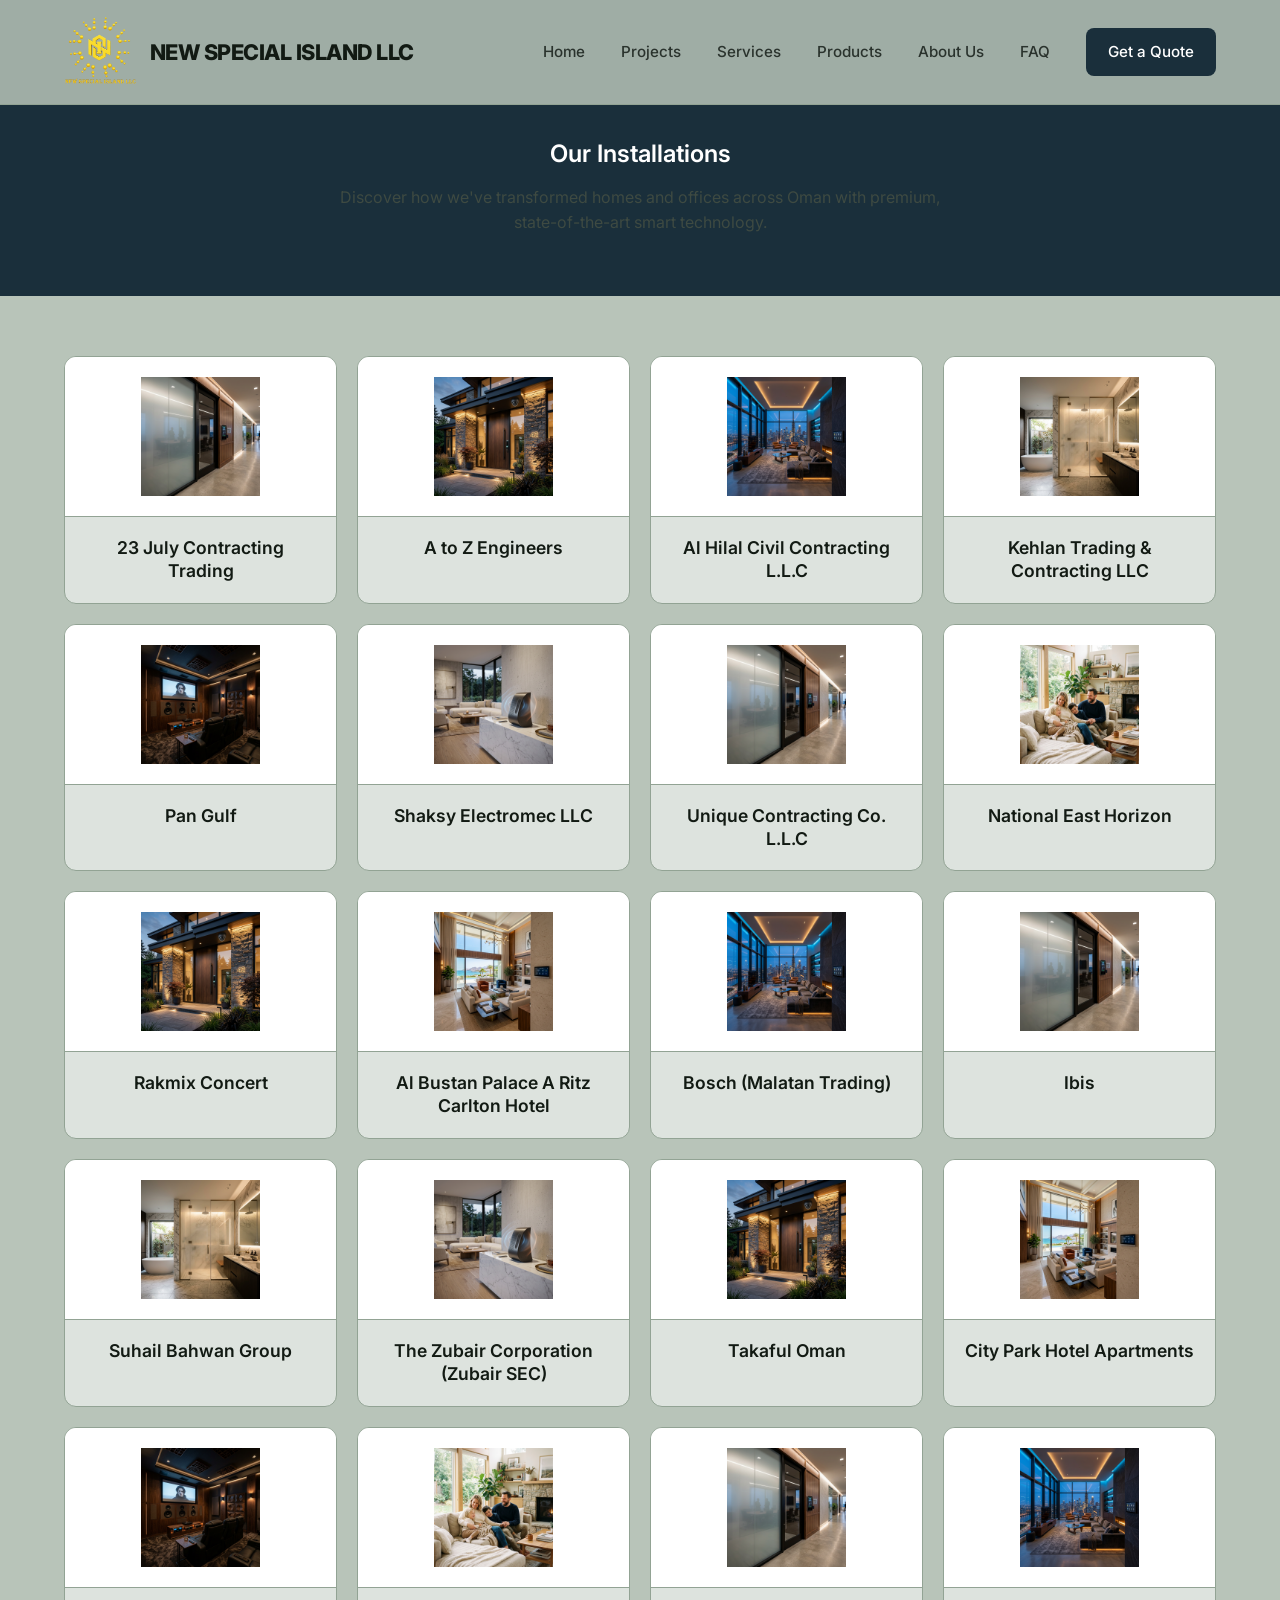
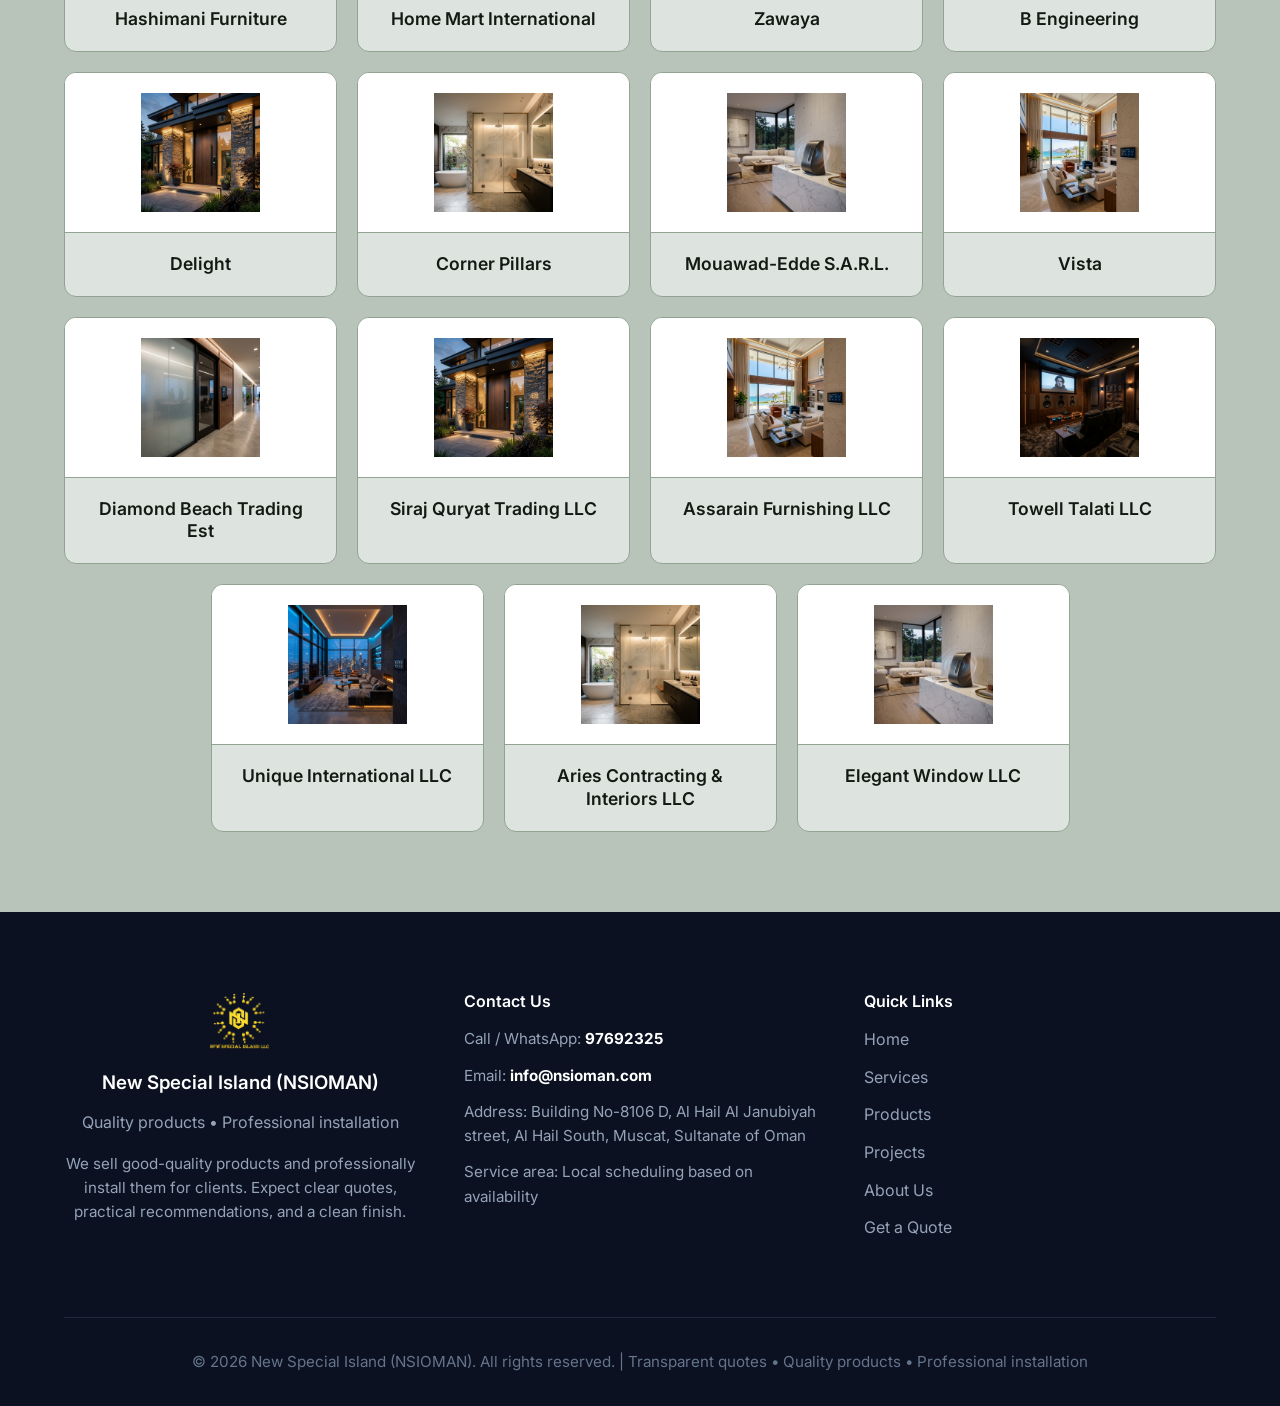
<file: projects.html>
<!DOCTYPE html>
<html lang="en">

<head>
    <meta charset="UTF-8">
    <meta name="viewport" content="width=device-width, initial-scale=1.0">
    <title>Our Projects - New Special Island</title>
    <link rel="icon" href="images/nsi_logo_new.png" type="image/png">
    <!-- Google Fonts: Inter -->
    <link href="https://fonts.googleapis.com/css2?family=Inter:wght@300;400;500;600;700;800&display=swap"
        rel="stylesheet">
    <!-- FontAwesome for Icons -->
    <link rel="stylesheet" href="https://cdnjs.cloudflare.com/ajax/libs/font-awesome/6.4.0/css/all.min.css">
    <!-- Custom CSS -->
    <link rel="stylesheet" href="styles.css">
    <style>
        /* Center incomplete last row in projects grid */
        .projects-grid {
            display: flex !important;
            flex-wrap: wrap;
            justify-content: center;
            gap: 20px;
        }
        .projects-grid .project-card {
            width: calc(25% - 15px);
            min-width: 240px;
            max-width: 300px;
        }
        @media (max-width: 1024px) {
            .projects-grid .project-card {
                width: calc(33.333% - 14px);
            }
        }
        @media (max-width: 768px) {
            .projects-grid .project-card {
                width: calc(50% - 10px);
            }
        }
        @media (max-width: 480px) {
            .projects-grid .project-card {
                width: 100%;
            }
        }
    </style>
</head>

<body>

    <!-- Navigation -->
    <nav class="navbar">
        <div class="container nav-content">
            <a href="index.html" class="logo">
                <img src="images/nsi_logo_new.png" alt="NSI Logo" class="nav-logo-img">
                NEW SPECIAL ISLAND LLC
            </a>
            <div class="nav-links">
                <a href="index.html">Home</a>
                <a href="projects.html" class="active">Projects</a>
                <a href="index.html#services">Services</a>
                <a href="index.html#products">Products</a>
                <a href="about.html">About Us</a>
                <a href="index.html#faq">FAQ</a>
                <a href="index.html#quote" class="btn btn-primary btn-small">Get a Quote</a>
            </div>
            <button class="mobile-menu-btn" id="mobile-menu-btn">
                <span></span>
                <span></span>
                <span></span>
            </button>
        </div>
        <!-- Mobile Menu -->
        <div class="mobile-menu" id="mobile-menu">
            <a href="index.html">Home</a>
            <a href="projects.html" class="active">Projects</a>
            <a href="index.html#services">Services</a>
            <a href="index.html#products">Products</a>
            <a href="about.html">About Us</a>
            <a href="index.html#faq">FAQ</a>
            <a href="index.html#quote">Get a Quote</a>
        </div>
    </nav>

    <!-- Page Header (Fixed) -->
    <section class="page-header bg-navy" style="padding-top: 140px; padding-bottom: 60px;">
        <div class="container header-content text-center">
            <h1>Our Installations</h1>
            <p style="max-width: 600px; margin: 0 auto; margin-top: 16px; color: var(--text-light);">Discover how we've
                transformed homes and offices across Oman with premium, state-of-the-art smart technology.</p>
        </div>
    </section>

    <!-- Projects Grid Section -->
    <section class="section bg-body" style="padding-top: 60px; padding-bottom: 80px;">
        <div class="container" style="max-width: 1200px;">

            <div class="projects-grid">
                <!-- Project 1 -->
                <div class="project-card">
                    <div class="product-image-container">
                        <img src="https://logo.clearbit.com/prcontractingoman.com" onerror="this.onerror=null;this.src='images/project_office.png';" alt="23 July Contracting Trading" class="product-image" style="object-fit: contain; padding: 20px; background: white; width: 100%; height: 100%;">
                    </div>
                    <div class="product-content text-center" style="padding: 20px;">
                        <h3 style="margin: 0; font-size: 1.1rem;">23 July Contracting Trading</h3>
                    </div>
                </div>
                <!-- Project 2 -->
                <div class="project-card">
                    <div class="product-image-container">
                        <img src="https://logo.clearbit.com/azengineers.com" onerror="this.onerror=null;this.src='images/project_security.png';" alt="A to Z Engineers" class="product-image" style="object-fit: contain; padding: 20px; background: white; width: 100%; height: 100%;">
                    </div>
                    <div class="product-content text-center" style="padding: 20px;">
                        <h3 style="margin: 0; font-size: 1.1rem;">A to Z Engineers</h3>
                    </div>
                </div>
                <!-- Project 3 -->
                <div class="project-card">
                    <div class="product-image-container">
                        <img src="https://logo.clearbit.com/hilalgroup.com" onerror="this.onerror=null;this.src='images/slideshow_1.png';" alt="Al Hilal Civil Contracting L.L.C" class="product-image" style="object-fit: contain; padding: 20px; background: white; width: 100%; height: 100%;">
                    </div>
                    <div class="product-content text-center" style="padding: 20px;">
                        <h3 style="margin: 0; font-size: 1.1rem;">Al Hilal Civil Contracting L.L.C</h3>
                    </div>
                </div>
                <!-- Project 4 -->
                <div class="project-card">
                    <div class="product-image-container">
                        <img src="https://logo.clearbit.com/kehlan.group" onerror="this.onerror=null;this.src='images/smart_film_residential_1773339583395.png';" alt="Kehlan Trading &amp; Contracting LLC" class="product-image" style="object-fit: contain; padding: 20px; background: white; width: 100%; height: 100%;">
                    </div>
                    <div class="product-content text-center" style="padding: 20px;">
                        <h3 style="margin: 0; font-size: 1.1rem;">Kehlan Trading &amp; Contracting LLC</h3>
                    </div>
                </div>
                <!-- Project 5 -->
                <div class="project-card">
                    <div class="product-image-container">
                        <img src="https://logo.clearbit.com/pgs-medical.net" onerror="this.onerror=null;this.src='images/project_sound.png';" alt="Pan Gulf" class="product-image" style="object-fit: contain; padding: 20px; background: white; width: 100%; height: 100%;">
                    </div>
                    <div class="product-content text-center" style="padding: 20px;">
                        <h3 style="margin: 0; font-size: 1.1rem;">Pan Gulf</h3>
                    </div>
                </div>
                <!-- Project 6 -->
                <div class="project-card">
                    <div class="product-image-container">
                        <img src="https://logo.clearbit.com/shaksygroup.com" onerror="this.onerror=null;this.src='images/slideshow_5.png';" alt="Shaksy Electromec LLC" class="product-image" style="object-fit: contain; padding: 20px; background: white; width: 100%; height: 100%;">
                    </div>
                    <div class="product-content text-center" style="padding: 20px;">
                        <h3 style="margin: 0; font-size: 1.1rem;">Shaksy Electromec LLC</h3>
                    </div>
                </div>
                <!-- Project 7 -->
                <div class="project-card">
                    <div class="product-image-container">
                        <img src="https://logo.clearbit.com/uniqueom.com" onerror="this.onerror=null;this.src='images/project_office.png';" alt="Unique Contracting Co. L.L.C" class="product-image" style="object-fit: contain; padding: 20px; background: white; width: 100%; height: 100%;">
                    </div>
                    <div class="product-content text-center" style="padding: 20px;">
                        <h3 style="margin: 0; font-size: 1.1rem;">Unique Contracting Co. L.L.C</h3>
                    </div>
                </div>
                <!-- Project 8 -->
                <div class="project-card">
                    <div class="product-image-container">
                        <img src="https://logo.clearbit.com/nationaleastways.com" onerror="this.onerror=null;this.src='images/friendly_family_home_1772649321779.png';" alt="National East Horizon" class="product-image" style="object-fit: contain; padding: 20px; background: white; width: 100%; height: 100%;">
                    </div>
                    <div class="product-content text-center" style="padding: 20px;">
                        <h3 style="margin: 0; font-size: 1.1rem;">National East Horizon</h3>
                    </div>
                </div>
                <!-- Project 9 -->
                <div class="project-card">
                    <div class="product-image-container">
                        <img src="https://logo.clearbit.com/rakmix.com" onerror="this.onerror=null;this.src='images/project_security.png';" alt="Rakmix Concert" class="product-image" style="object-fit: contain; padding: 20px; background: white; width: 100%; height: 100%;">
                    </div>
                    <div class="product-content text-center" style="padding: 20px;">
                        <h3 style="margin: 0; font-size: 1.1rem;">Rakmix Concert</h3>
                    </div>
                </div>
                <!-- Project 10 -->
                <div class="project-card">
                    <div class="product-image-container">
                        <img src="https://logo.clearbit.com/ritzcarlton.com" onerror="this.onerror=null;this.src='images/project_villa.png';" alt="Al Bustan Palace A Ritz Carlton Hotel" class="product-image" style="object-fit: contain; padding: 20px; background: white; width: 100%; height: 100%;">
                    </div>
                    <div class="product-content text-center" style="padding: 20px;">
                        <h3 style="margin: 0; font-size: 1.1rem;">Al Bustan Palace A Ritz Carlton Hotel</h3>
                    </div>
                </div>
                <!-- Project 11 -->
                <div class="project-card">
                    <div class="product-image-container">
                        <img src="https://logo.clearbit.com/bosch.com" onerror="this.onerror=null;this.src='images/slideshow_1.png';" alt="Bosch (Malatan Trading)" class="product-image" style="object-fit: contain; padding: 20px; background: white; width: 100%; height: 100%;">
                    </div>
                    <div class="product-content text-center" style="padding: 20px;">
                        <h3 style="margin: 0; font-size: 1.1rem;">Bosch (Malatan Trading)</h3>
                    </div>
                </div>
                <!-- Project 12 -->
                <div class="project-card">
                    <div class="product-image-container">
                        <img src="https://logo.clearbit.com/ibis.accor.com" onerror="this.onerror=null;this.src='images/project_office.png';" alt="Ibis" class="product-image" style="object-fit: contain; padding: 20px; background: white; width: 100%; height: 100%;">
                    </div>
                    <div class="product-content text-center" style="padding: 20px;">
                        <h3 style="margin: 0; font-size: 1.1rem;">Ibis</h3>
                    </div>
                </div>
                <!-- Project 13 -->
                <div class="project-card">
                    <div class="product-image-container">
                        <img src="https://logo.clearbit.com/suhailbahwangroup.com" onerror="this.onerror=null;this.src='images/smart_film_residential_1773339583395.png';" alt="Suhail Bahwan Group" class="product-image" style="object-fit: contain; padding: 20px; background: white; width: 100%; height: 100%;">
                    </div>
                    <div class="product-content text-center" style="padding: 20px;">
                        <h3 style="margin: 0; font-size: 1.1rem;">Suhail Bahwan Group</h3>
                    </div>
                </div>
                <!-- Project 14 -->
                <div class="project-card">
                    <div class="product-image-container">
                        <img src="https://logo.clearbit.com/zubaircorp.com" onerror="this.onerror=null;this.src='images/slideshow_5.png';" alt="The Zubair Corporation (Zubair SEC)" class="product-image" style="object-fit: contain; padding: 20px; background: white; width: 100%; height: 100%;">
                    </div>
                    <div class="product-content text-center" style="padding: 20px;">
                        <h3 style="margin: 0; font-size: 1.1rem;">The Zubair Corporation (Zubair SEC)</h3>
                    </div>
                </div>
                <!-- Project 15 -->
                <div class="project-card">
                    <div class="product-image-container">
                        <img src="https://logo.clearbit.com/takafuloman.om" onerror="this.onerror=null;this.src='images/project_security.png';" alt="Takaful Oman" class="product-image" style="object-fit: contain; padding: 20px; background: white; width: 100%; height: 100%;">
                    </div>
                    <div class="product-content text-center" style="padding: 20px;">
                        <h3 style="margin: 0; font-size: 1.1rem;">Takaful Oman</h3>
                    </div>
                </div>
                <!-- Project 16 -->
                <div class="project-card">
                    <div class="product-image-container">
                        <img src="https://logo.clearbit.com/cityparkhotel.om" onerror="this.onerror=null;this.src='images/project_villa.png';" alt="City Park Hotel Apartments" class="product-image" style="object-fit: contain; padding: 20px; background: white; width: 100%; height: 100%;">
                    </div>
                    <div class="product-content text-center" style="padding: 20px;">
                        <h3 style="margin: 0; font-size: 1.1rem;">City Park Hotel Apartments</h3>
                    </div>
                </div>
                <!-- Project 17 -->
                <div class="project-card">
                    <div class="product-image-container">
                        <img src="https://logo.clearbit.com/hashimani.com" onerror="this.onerror=null;this.src='images/project_sound.png';" alt="Hashimani Furniture" class="product-image" style="object-fit: contain; padding: 20px; background: white; width: 100%; height: 100%;">
                    </div>
                    <div class="product-content text-center" style="padding: 20px;">
                        <h3 style="margin: 0; font-size: 1.1rem;">Hashimani Furniture</h3>
                    </div>
                </div>
                <!-- Project 18 -->
                <div class="project-card">
                    <div class="product-image-container">
                        <img src="https://logo.clearbit.com/homemartintl.com" onerror="this.onerror=null;this.src='images/friendly_family_home_1772649321779.png';" alt="Home Mart International" class="product-image" style="object-fit: contain; padding: 20px; background: white; width: 100%; height: 100%;">
                    </div>
                    <div class="product-content text-center" style="padding: 20px;">
                        <h3 style="margin: 0; font-size: 1.1rem;">Home Mart International</h3>
                    </div>
                </div>
                <!-- Project 19 -->
                <div class="project-card">
                    <div class="product-image-container">
                        <img src="https://logo.clearbit.com/zawayaoman.com" onerror="this.onerror=null;this.src='images/project_office.png';" alt="Zawaya" class="product-image" style="object-fit: contain; padding: 20px; background: white; width: 100%; height: 100%;">
                    </div>
                    <div class="product-content text-center" style="padding: 20px;">
                        <h3 style="margin: 0; font-size: 1.1rem;">Zawaya</h3>
                    </div>
                </div>
                <!-- Project 20 -->
                <div class="project-card">
                    <div class="product-image-container">
                        <img src="https://logo.clearbit.com/beengineeringweb.com" onerror="this.onerror=null;this.src='images/slideshow_1.png';" alt="B Engineering" class="product-image" style="object-fit: contain; padding: 20px; background: white; width: 100%; height: 100%;">
                    </div>
                    <div class="product-content text-center" style="padding: 20px;">
                        <h3 style="margin: 0; font-size: 1.1rem;">B Engineering</h3>
                    </div>
                </div>
                <!-- Project 21 -->
                <div class="project-card">
                    <div class="product-image-container">
                        <img src="https://logo.clearbit.com/delightpe.com" onerror="this.onerror=null;this.src='images/project_security.png';" alt="Delight" class="product-image" style="object-fit: contain; padding: 20px; background: white; width: 100%; height: 100%;">
                    </div>
                    <div class="product-content text-center" style="padding: 20px;">
                        <h3 style="margin: 0; font-size: 1.1rem;">Delight</h3>
                    </div>
                </div>
                <!-- Project 22 -->
                <div class="project-card">
                    <div class="product-image-container">
                        <img src="https://logo.clearbit.com/pillarsoman.com" onerror="this.onerror=null;this.src='images/smart_film_residential_1773339583395.png';" alt="Corner Pillars" class="product-image" style="object-fit: contain; padding: 20px; background: white; width: 100%; height: 100%;">
                    </div>
                    <div class="product-content text-center" style="padding: 20px;">
                        <h3 style="margin: 0; font-size: 1.1rem;">Corner Pillars</h3>
                    </div>
                </div>
                <!-- Project 23 -->
                <div class="project-card">
                    <div class="product-image-container">
                        <img src="https://logo.clearbit.com/mouawad-edde.com" onerror="this.onerror=null;this.src='images/slideshow_5.png';" alt="Mouawad-Edde S.A.R.L." class="product-image" style="object-fit: contain; padding: 20px; background: white; width: 100%; height: 100%;">
                    </div>
                    <div class="product-content text-center" style="padding: 20px;">
                        <h3 style="margin: 0; font-size: 1.1rem;">Mouawad-Edde S.A.R.L.</h3>
                    </div>
                </div>
                <!-- Project 24 -->
                <div class="project-card">
                    <div class="product-image-container">
                        <img src="https://logo.clearbit.com/vista.com" onerror="this.onerror=null;this.src='images/project_villa.png';" alt="Vista" class="product-image" style="object-fit: contain; padding: 20px; background: white; width: 100%; height: 100%;">
                    </div>
                    <div class="product-content text-center" style="padding: 20px;">
                        <h3 style="margin: 0; font-size: 1.1rem;">Vista</h3>
                    </div>
                </div>
                <!-- Project 25 -->
                <div class="project-card">
                    <div class="product-image-container">
                        <img src="https://logo.clearbit.com/diamondbeachtrading.com" onerror="this.onerror=null;this.src='images/project_office.png';" alt="Diamond Beach Trading Est" class="product-image" style="object-fit: contain; padding: 20px; background: white; width: 100%; height: 100%;">
                    </div>
                    <div class="product-content text-center" style="padding: 20px;">
                        <h3 style="margin: 0; font-size: 1.1rem;">Diamond Beach Trading Est</h3>
                    </div>
                </div>
                <!-- Project 26 -->
                <div class="project-card">
                    <div class="product-image-container">
                        <img src="https://logo.clearbit.com/sirajquryat.com" onerror="this.onerror=null;this.src='images/project_security.png';" alt="Siraj Quryat Trading LLC" class="product-image" style="object-fit: contain; padding: 20px; background: white; width: 100%; height: 100%;">
                    </div>
                    <div class="product-content text-center" style="padding: 20px;">
                        <h3 style="margin: 0; font-size: 1.1rem;">Siraj Quryat Trading LLC</h3>
                    </div>
                </div>
                <!-- Project 27 -->
                <div class="project-card">
                    <div class="product-image-container">
                        <img src="https://logo.clearbit.com/assarain.com" onerror="this.onerror=null;this.src='images/project_villa.png';" alt="Assarain Furnishing LLC" class="product-image" style="object-fit: contain; padding: 20px; background: white; width: 100%; height: 100%;">
                    </div>
                    <div class="product-content text-center" style="padding: 20px;">
                        <h3 style="margin: 0; font-size: 1.1rem;">Assarain Furnishing LLC</h3>
                    </div>
                </div>
                <!-- Project 28 -->
                <div class="project-card">
                    <div class="product-image-container">
                        <img src="https://logo.clearbit.com/towelltalati.com" onerror="this.onerror=null;this.src='images/project_sound.png';" alt="Towell Talati LLC" class="product-image" style="object-fit: contain; padding: 20px; background: white; width: 100%; height: 100%;">
                    </div>
                    <div class="product-content text-center" style="padding: 20px;">
                        <h3 style="margin: 0; font-size: 1.1rem;">Towell Talati LLC</h3>
                    </div>
                </div>
                <!-- Project 29 -->
                <div class="project-card">
                    <div class="product-image-container">
                        <img src="https://logo.clearbit.com/uniqueintl.com" onerror="this.onerror=null;this.src='images/slideshow_1.png';" alt="Unique International LLC" class="product-image" style="object-fit: contain; padding: 20px; background: white; width: 100%; height: 100%;">
                    </div>
                    <div class="product-content text-center" style="padding: 20px;">
                        <h3 style="margin: 0; font-size: 1.1rem;">Unique International LLC</h3>
                    </div>
                </div>
                <!-- Project 30 -->
                <div class="project-card">
                    <div class="product-image-container">
                        <img src="https://logo.clearbit.com/ariescontracting.com" onerror="this.onerror=null;this.src='images/smart_film_residential_1773339583395.png';" alt="Aries Contracting &amp; Interiors LLC" class="product-image" style="object-fit: contain; padding: 20px; background: white; width: 100%; height: 100%;">
                    </div>
                    <div class="product-content text-center" style="padding: 20px;">
                        <h3 style="margin: 0; font-size: 1.1rem;">Aries Contracting &amp; Interiors LLC</h3>
                    </div>
                </div>
                <!-- Project 31 -->
                <div class="project-card">
                    <div class="product-image-container">
                        <img src="https://logo.clearbit.com/elegantwindow.com" onerror="this.onerror=null;this.src='images/slideshow_5.png';" alt="Elegant Window LLC" class="product-image" style="object-fit: contain; padding: 20px; background: white; width: 100%; height: 100%;">
                    </div>
                    <div class="product-content text-center" style="padding: 20px;">
                        <h3 style="margin: 0; font-size: 1.1rem;">Elegant Window LLC</h3>
                    </div>
                </div>
            </div>
        </div>
    </section>

    <!-- Footer -->
    <footer class="footer">
        <div class="container">
            <div class="footer-grid">
                <div class="footer-brand" style="text-align: center;">
                    <img src="images/nsi_logo_new.png" alt="NSI Logo" style="height: 60px; margin-bottom: 12px;">
                    <h3>New Special Island (NSIOMAN)</h3>
                    <p>Quality products • Professional installation</p>
                    <p class="footer-desc">We sell good-quality products and professionally install them for clients.
                        Expect clear quotes, practical recommendations, and a clean finish.</p>
                </div>

                <div class="footer-contact">
                    <h4>Contact Us</h4>
                    <p>Call / WhatsApp: <strong>97692325</strong></p>
                    <p>Email: <strong>info@nsioman.com</strong></p>
                    <p>Address: Building No-8106 D, Al Hail Al Janubiyah street, Al Hail South, Muscat, Sultanate of
                        Oman</p>
                    <p>Service area: Local scheduling based on availability</p>
                </div>

                <div class="footer-links">
                    <h4>Quick Links</h4>
                    <ul>
                        <li><a href="index.html">Home</a></li>
                        <li><a href="index.html#services">Services</a></li>
                        <li><a href="index.html#products">Products</a></li>
                        <li><a href="projects.html">Projects</a></li>
                        <li><a href="about.html">About Us</a></li>
                        <li><a href="index.html#quote">Get a Quote</a></li>
                    </ul>
                </div>
            </div>

            <div class="footer-bottom">
                <p>&copy; 2026 New Special Island (NSIOMAN). All rights reserved. | Transparent quotes &bull; Quality
                    products &bull; Professional installation</p>
            </div>
        </div>
    </footer>

    <!-- JavaScript -->
    <script src="script.js"></script>
</body>

</html>
</file>
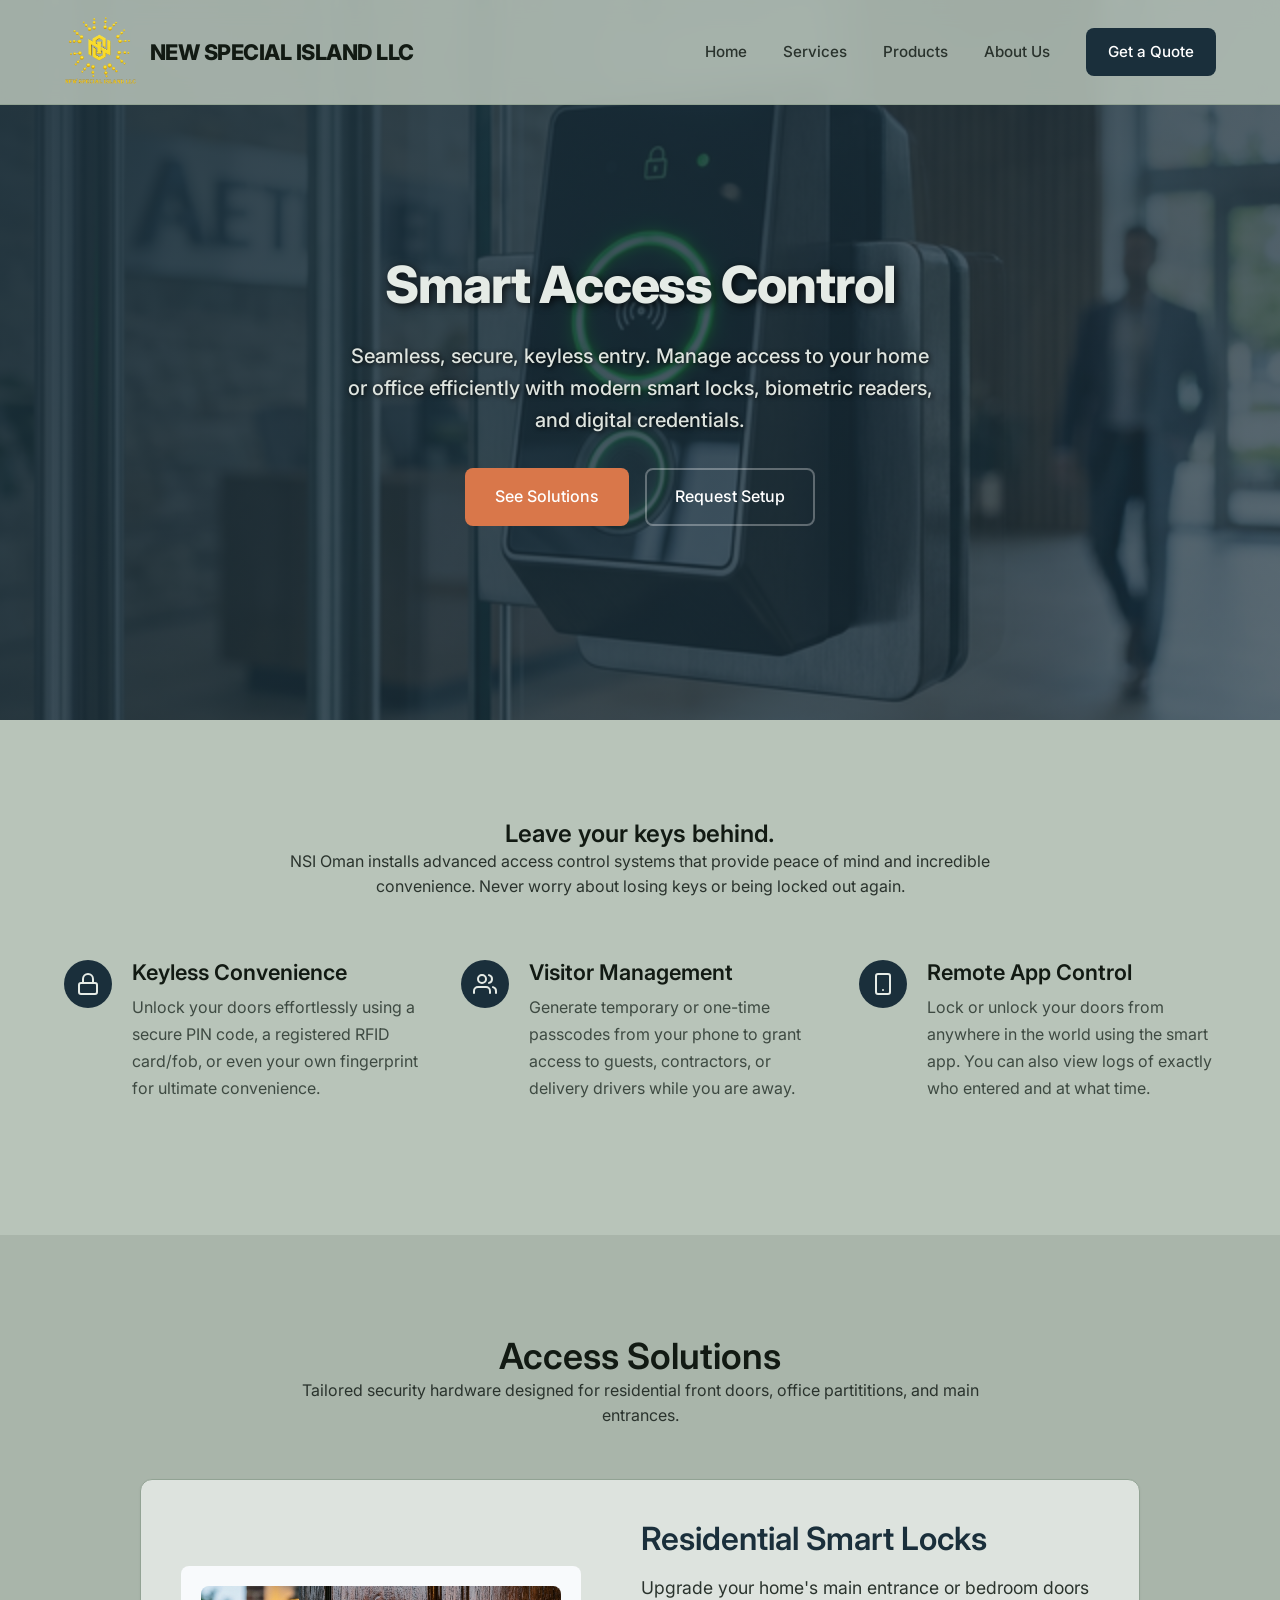
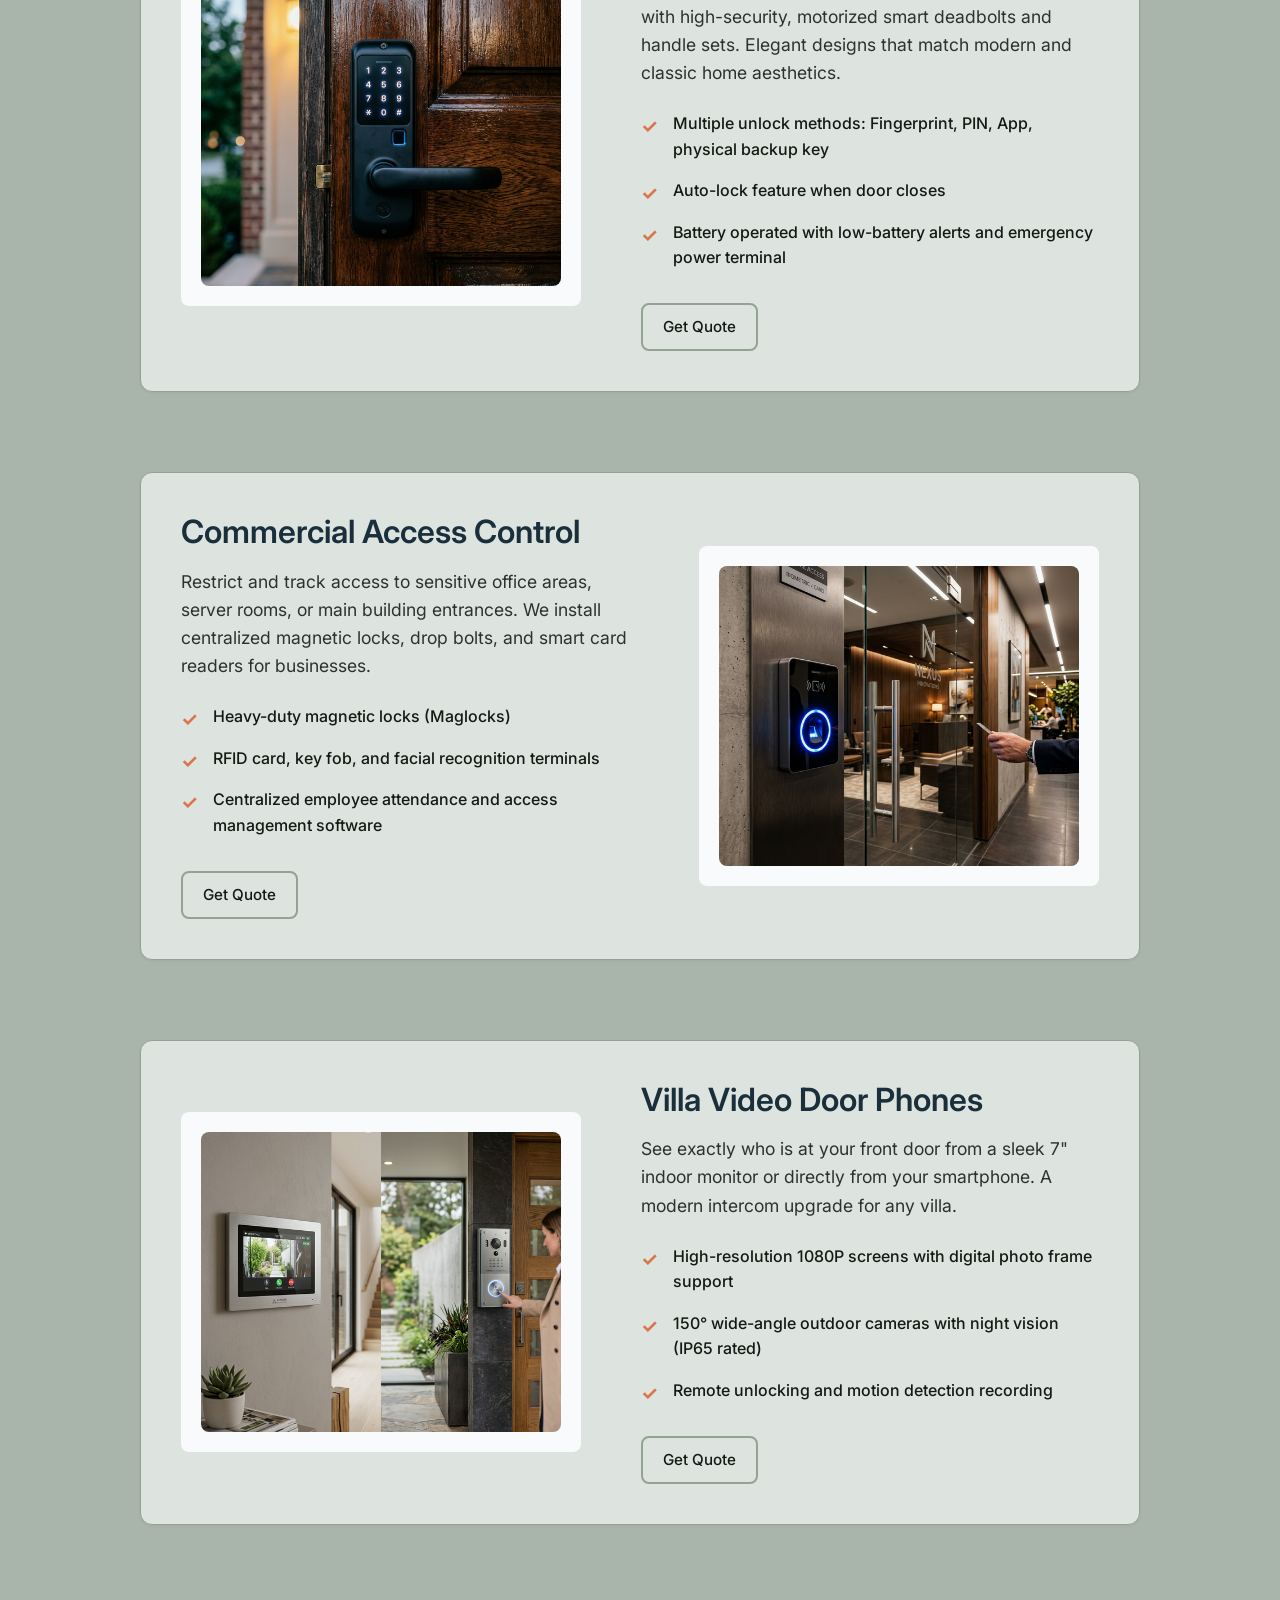
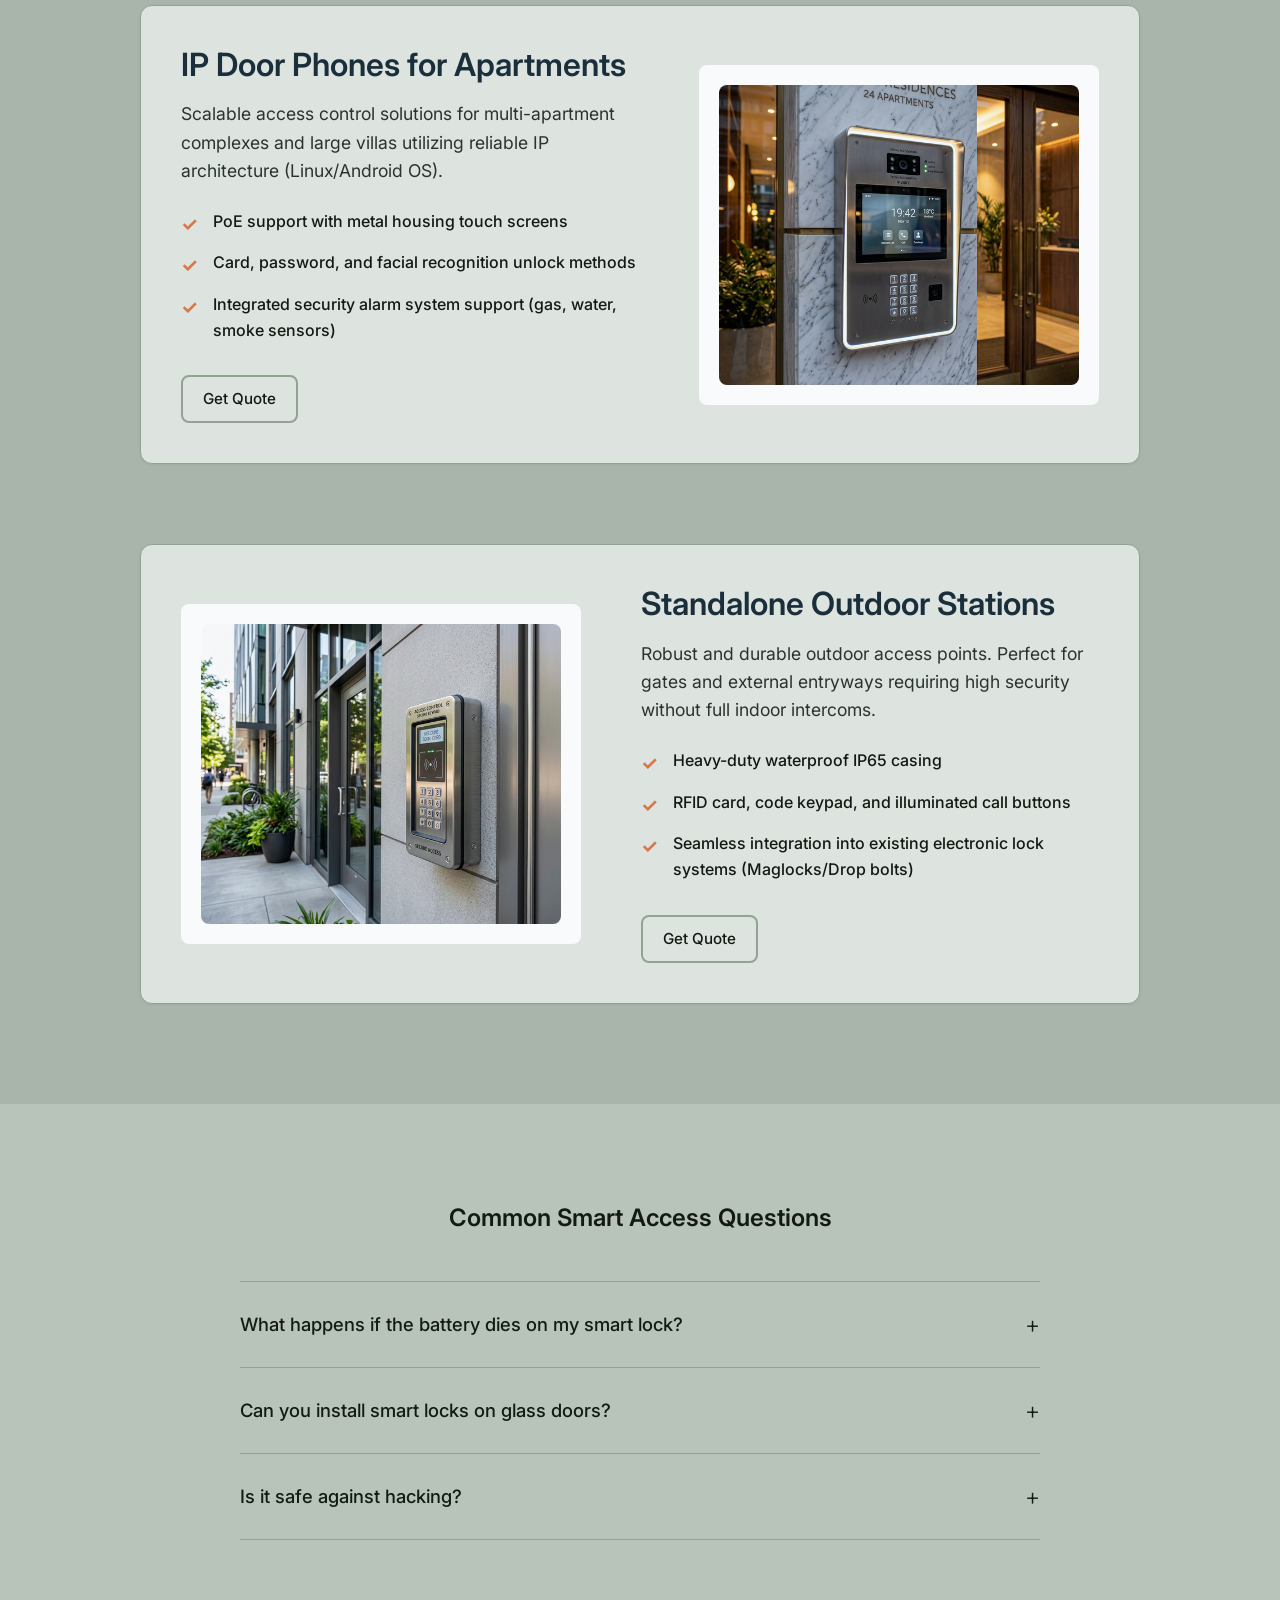
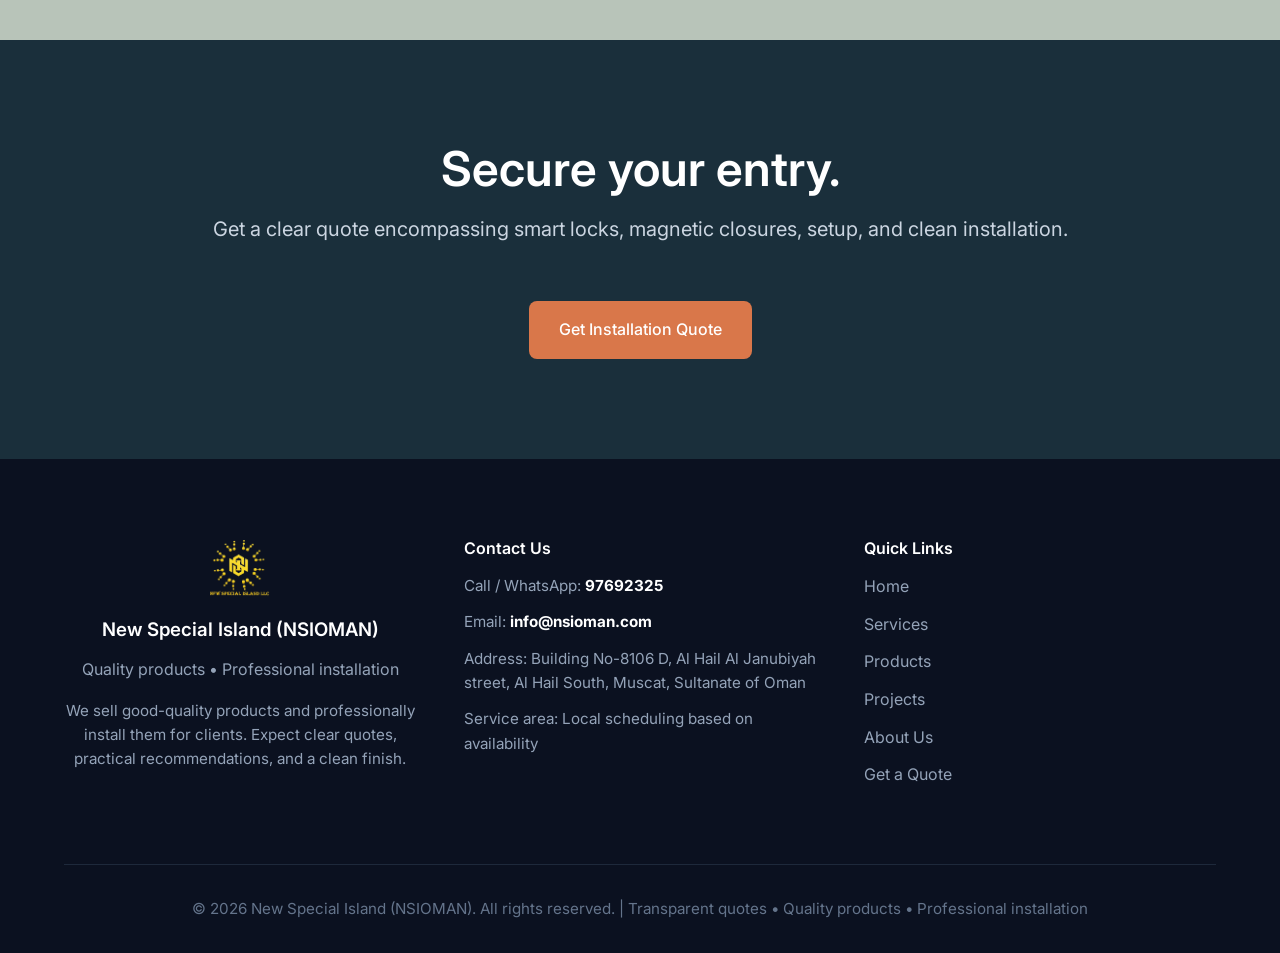
<file: smart-access.html>
<!DOCTYPE html>
<html lang="en">

<head>
    <meta charset="UTF-8">
    <meta name="viewport" content="width=device-width, initial-scale=1.0">
    <title>Smart Access Control | New Special Island</title>
    <link rel="icon" href="images/nsi_logo_new.png" type="image/png">
    <meta name="description"
        content="Secure, keyless entry systems for homes and offices. PIN, card, biometric, and app access. Professional installation by NSI Oman.">
    <!-- Google Fonts -->
    <link rel="preconnect" href="https://fonts.googleapis.com">
    <link rel="preconnect" href="https://fonts.gstatic.com" crossorigin>
    <link href="https://fonts.googleapis.com/css2?family=Inter:wght@300;400;500;600;700&display=swap" rel="stylesheet">
    <!-- Shared Styles -->
    <link rel="stylesheet" href="styles.css">
    <style>
        .page-hero {
            padding: 160px 0 100px;
        }

        .page-hero h1 {
            font-size: clamp(2.5rem, 4vw, 3.5rem);
        }

        /* Temporary placeholder style for images since API quota was exhausted */
        .image-placeholder {
            width: 100%;
            height: 300px;
            background: linear-gradient(135deg, #1e293b 0%, #0f172a 100%);
            display: flex;
            align-items: center;
            justify-content: center;
            color: #94a3b8;
            font-weight: 500;
            border-radius: 8px;
            text-align: center;
            padding: 20px;
        }

        .hero-placeholder {
            position: absolute;
            top: 0;
            left: 0;
            width: 100%;
            height: 100%;
            background: linear-gradient(135deg, #0f172a 0%, #1e293b 100%);
            z-index: 0;
        }
    </style>
</head>

<body>

    <!-- Navigation -->
    <nav class="navbar">
        <div class="container nav-content">
            <a href="index.html" class="logo">
                <img src="images/nsi_logo_new.png" alt="NSI Logo" class="nav-logo-img">
                NEW SPECIAL ISLAND LLC
            </a>
            <div class="nav-links">
                <a href="index.html">Home</a>
                <a href="index.html#services">Services</a>
                <a href="index.html#products">Products</a>
                <a href="index.html#about">About Us</a>
                <a href="#quote" class="btn btn-primary btn-small">Get a Quote</a>
            </div>
            <button class="mobile-menu-btn" id="mobile-menu-btn">
                <span></span>
                <span></span>
                <span></span>
            </button>
        </div>
        <!-- Mobile Menu -->
        <div class="mobile-menu" id="mobile-menu">
            <a href="index.html">Home</a>
            <a href="index.html#services">Services</a>
            <a href="index.html#products">Products</a>
            <a href="index.html#about">About Us</a>
            <a href="#quote">Get a Quote</a>
        </div>
    </nav>

    <!-- Hero Section -->
    <section class="hero page-hero bg-navy" style="position: relative; overflow: hidden;">
        <!-- Slideshow Container -->
        <div class="hero-slideshow" id="access-slideshow">
            <div class="hero-slide active" style="background-image: url('images/access_slide_1_1773526156208.png');"></div>
            <div class="hero-slide" style="background-image: url('images/access_slide_2_1773526478658.png');"></div>
            <div class="hero-slide" style="background-image: url('images/access_slide_3_1773526676493.png');"></div>
        </div>
        
        <style>
            .hero-slideshow {
                position: absolute;
                top: 0;
                left: 0;
                width: 100%;
                height: 100%;
                z-index: 0;
            }
            .hero-slide {
                position: absolute;
                top: 0;
                left: 0;
                width: 100%;
                height: 100%;
                background-size: cover;
                background-position: center;
                opacity: 0;
                transition: opacity 1s ease-in-out;
            }
            .hero-slide.active {
                opacity: 0.5;
            }
            .hero-content {
                position: relative;
                z-index: 2;
            }
        </style>
        
        <script>
            document.addEventListener('DOMContentLoaded', function() {
                const slides = document.querySelectorAll('#access-slideshow .hero-slide');
                let currentSlide = 0;
                
                if(slides.length > 0) {
                    setInterval(() => {
                        slides[currentSlide].classList.remove('active');
                        currentSlide = (currentSlide + 1) % slides.length;
                        slides[currentSlide].classList.add('active');
                    }, 5000);
                }
            });
        </script>
        
        <div class="hero-overlay" style="z-index: 1;"></div>
        <div class="container hero-content text-center" style="margin: 0 auto; position: relative; z-index: 2;">
            <h1>Smart Access Control</h1>
            <p style="margin-left: auto; margin-right: auto;">Seamless, secure, keyless entry. Manage access to your
                home or office efficiently with modern smart locks, biometric readers, and digital credentials.</p>
            <div class="hero-actions" style="justify-content: center;">
                <a href="#solutions" class="btn btn-accent">See Solutions</a>
                <a href="#quote" class="btn btn-outline-light">Request Setup</a>
            </div>
        </div>
    </section>

    <!-- Benefits/Intro Section -->
    <section class="features section-padding">
        <div class="container">
            <div class="section-header text-center" style="max-width: 800px; margin: 0 auto 60px auto;">
                <h2>Leave your keys behind.</h2>
                <p>NSI Oman installs advanced access control systems that provide peace of mind and incredible
                    convenience. Never worry about losing keys or being locked out again.</p>
            </div>

            <div class="benefits-layout"
                style="grid-template-columns: repeat(auto-fit, minmax(300px, 1fr)); gap: 40px;">
                <div class="benefit-row" style="border: none; padding-bottom: 0;">
                    <div class="benefit-icon">
                        <svg width="24" height="24" viewBox="0 0 24 24" fill="none" stroke="currentColor"
                            stroke-width="2" stroke-linecap="round" stroke-linejoin="round">
                            <rect x="3" y="11" width="18" height="11" rx="2" ry="2"></rect>
                            <path d="M7 11V7a5 5 0 0 1 10 0v4"></path>
                        </svg>
                    </div>
                    <div class="benefit-content">
                        <h3>Keyless Convenience</h3>
                        <p>Unlock your doors effortlessly using a secure PIN code, a registered RFID card/fob, or even
                            your own fingerprint for ultimate convenience.</p>
                    </div>
                </div>

                <div class="benefit-row" style="border: none; padding-bottom: 0;">
                    <div class="benefit-icon">
                        <svg width="24" height="24" viewBox="0 0 24 24" fill="none" stroke="currentColor"
                            stroke-width="2" stroke-linecap="round" stroke-linejoin="round">
                            <path d="M17 21v-2a4 4 0 0 0-4-4H5a4 4 0 0 0-4 4v2"></path>
                            <circle cx="9" cy="7" r="4"></circle>
                            <path d="M23 21v-2a4 4 0 0 0-3-3.87"></path>
                            <path d="M16 3.13a4 4 0 0 1 0 7.75"></path>
                        </svg>
                    </div>
                    <div class="benefit-content">
                        <h3>Visitor Management</h3>
                        <p>Generate temporary or one-time passcodes from your phone to grant access to guests,
                            contractors, or delivery drivers while you are away.</p>
                    </div>
                </div>

                <div class="benefit-row" style="border: none; padding-bottom: 0;">
                    <div class="benefit-icon">
                        <svg width="24" height="24" viewBox="0 0 24 24" fill="none" stroke="currentColor"
                            stroke-width="2" stroke-linecap="round" stroke-linejoin="round">
                            <rect x="5" y="2" width="14" height="20" rx="2" ry="2"></rect>
                            <line x1="12" y1="18" x2="12.01" y2="18"></line>
                        </svg>
                    </div>
                    <div class="benefit-content">
                        <h3>Remote App Control</h3>
                        <p>Lock or unlock your doors from anywhere in the world using the smart app. You can also view
                            logs of exactly who entered and at what time.</p>
                    </div>
                </div>
            </div>
        </div>
    </section>

    <!-- Details Section -->
    <section id="solutions" class="products section-padding bg-light">
        <div class="container">
            <div class="section-header text-center">
                <h2>Access Solutions</h2>
                <p>Tailored security hardware designed for residential front doors, office partititions, and main
                    entrances.</p>
            </div>

            <div class="camera-types-list">
                <!-- Smart Locks -->
                <div class="camera-type-row">
                    <div class="camera-type-image">
                        <img src="images/smart_lock_door_1772727113964.png" alt="Residential Smart Locks"
                            style="width: 100%; height: 300px; object-fit: cover; border-radius: 8px; display: block;">
                    </div>
                    <div class="camera-type-info">
                        <h3>Residential Smart Locks</h3>
                        <p>Upgrade your home's main entrance or bedroom doors with high-security, motorized smart
                            deadbolts and handle sets. Elegant designs that match modern and classic home aesthetics.
                        </p>
                        <ul class="camera-features">
                            <li>Multiple unlock methods: Fingerprint, PIN, App, physical backup key</li>
                            <li>Auto-lock feature when door closes</li>
                            <li>Battery operated with low-battery alerts and emergency power terminal</li>
                        </ul>
                        <a href="#quote" class="btn btn-outline btn-small">Get Quote</a>
                    </div>
                </div>

                <!-- Commercial Access Control (Existing) -->
                <div class="camera-type-row reverse">
                    <div class="camera-type-image">
                        <img src="images/office_card_reader_1772727132014.png" alt="Commercial Access Control"
                            style="width: 100%; height: 300px; object-fit: cover; border-radius: 8px; display: block;">
                    </div>
                    <div class="camera-type-info">
                        <h3>Commercial Access Control</h3>
                        <p>Restrict and track access to sensitive office areas, server rooms, or main building
                            entrances. We install centralized magnetic locks, drop bolts, and smart card readers for
                            businesses.</p>
                        <ul class="camera-features">
                            <li>Heavy-duty magnetic locks (Maglocks)</li>
                            <li>RFID card, key fob, and facial recognition terminals</li>
                            <li>Centralized employee attendance and access management software</li>
                        </ul>
                        <a href="#quote" class="btn btn-outline btn-small">Get Quote</a>
                    </div>
                </div>

                <!-- WiFi Video Door Phone -->
                <div class="camera-type-row">
                    <div class="camera-type-image">
                        <img src="images/wifi_video_door_phone_1773339112911.png" alt="Villa Video Door Phone System"
                            style="width: 100%; height: 300px; object-fit: cover; border-radius: 8px; display: block;">
                    </div>
                    <div class="camera-type-info">
                        <h3>Villa Video Door Phones</h3>
                        <p>See exactly who is at your front door from a sleek 7" indoor monitor or directly from your smartphone. A modern intercom upgrade for any villa.</p>
                        <ul class="camera-features">
                            <li>High-resolution 1080P screens with digital photo frame support</li>
                            <li>150° wide-angle outdoor cameras with night vision (IP65 rated)</li>
                            <li>Remote unlocking and motion detection recording</li>
                        </ul>
                        <a href="#quote" class="btn btn-outline btn-small">Get Quote</a>
                    </div>
                </div>

                <!-- IP Digital Video Door Phone -->
                <div class="camera-type-row reverse">
                    <div class="camera-type-image">
                        <img src="images/ip_digital_door_phone_1773339134645.png" alt="IP Digital Video Door Phone for Apartments"
                            style="width: 100%; height: 300px; object-fit: cover; border-radius: 8px; display: block;">
                    </div>
                    <div class="camera-type-info">
                        <h3>IP Door Phones for Apartments</h3>
                        <p>Scalable access control solutions for multi-apartment complexes and large villas utilizing reliable IP architecture (Linux/Android OS).</p>
                        <ul class="camera-features">
                            <li>PoE support with metal housing touch screens</li>
                            <li>Card, password, and facial recognition unlock methods</li>
                            <li>Integrated security alarm system support (gas, water, smoke sensors)</li>
                        </ul>
                        <a href="#quote" class="btn btn-outline btn-small">Get Quote</a>
                    </div>
                </div>

                <!-- Standalone Outdoor Stations -->
                <div class="camera-type-row">
                    <div class="camera-type-image">
                        <img src="images/standalone_outdoor_station_1773339157867.png" alt="Standalone Outdoor Access Station"
                            style="width: 100%; height: 300px; object-fit: cover; border-radius: 8px; display: block;">
                    </div>
                    <div class="camera-type-info">
                        <h3>Standalone Outdoor Stations</h3>
                        <p>Robust and durable outdoor access points. Perfect for gates and external entryways requiring high security without full indoor intercoms.</p>
                        <ul class="camera-features">
                            <li>Heavy-duty waterproof IP65 casing</li>
                            <li>RFID card, code keypad, and illuminated call buttons</li>
                            <li>Seamless integration into existing electronic lock systems (Maglocks/Drop bolts)</li>
                        </ul>
                        <a href="#quote" class="btn btn-outline btn-small">Get Quote</a>
                    </div>
                </div>

            </div>
        </div>
    </section>

    <!-- FAQ Section -->
    <section class="faq section-padding">
        <div class="container text-center">
            <div class="section-header" style="margin: 0 auto 48px auto;">
                <h2>Common Smart Access Questions</h2>
            </div>

            <div class="faq-accordion" style="margin: 0 auto; text-align: left;">
                <div class="faq-item">
                    <button class="faq-question">
                        What happens if the battery dies on my smart lock?
                        <span class="icon">+</span>
                    </button>
                    <div class="faq-answer">
                        <p>Smart locks give you months of low-battery warnings via the app and audio prompts. If they
                            completely die, you can always use the provided physical backup key, or temporarily
                            jump-start the lock from the outside using a standard 9V battery or power bank via USB-C.
                        </p>
                    </div>
                </div>

                <div class="faq-item">
                    <button class="faq-question">
                        Can you install smart locks on glass doors?
                        <span class="icon">+</span>
                    </button>
                    <div class="faq-answer">
                        <p>Yes. We have specialized smart locks and access control hardware designed specifically for
                            frameless glass doors, aluminum framed glass doors, and standard wooden doors.</p>
                    </div>
                </div>

                <div class="faq-item">
                    <button class="faq-question">
                        Is it safe against hacking?
                        <span class="icon">+</span>
                    </button>
                    <div class="faq-answer">
                        <p>Absolutely. We only supply hardware utilizing bank-level AES-128 encryption. Physical attacks
                            are thwarted by anti-tamper alarms and high-grade metal alloy construction.</p>
                    </div>
                </div>
            </div>
        </div>
    </section>

    <!-- Call to Action / Quote Section -->
    <section id="quote" class="cta section-padding bg-navy">
        <div class="container text-center">
            <h2>Secure your entry.</h2>
            <p style="color: #cbd5e1;">Get a clear quote encompassing smart locks, magnetic closures, setup, and clean
                installation.</p>
            <a href="mailto:info@nsioman.com" class="btn btn-accent mt-2">Get Installation Quote</a>
        </div>
    </section>

    <!-- Footer -->
    <footer class="footer">
        <div class="container">
            <div class="footer-grid">
                <div class="footer-brand" style="text-align: center;">
                    <img src="images/nsi_logo_new.png" alt="NSI Logo" style="height: 60px; margin-bottom: 12px;">
                    <h3>New Special Island (NSIOMAN)</h3>
                    <p>Quality products • Professional installation</p>
                    <p class="footer-desc">We sell good-quality products and professionally install them for clients.
                        Expect clear quotes, practical recommendations, and a clean finish.</p>
                </div>

                <div class="footer-contact">
                    <h4>Contact Us</h4>
                    <p>Call / WhatsApp: <strong>97692325</strong></p>
                    <p>Email: <strong>info@nsioman.com</strong></p>
                    <p>Address: Building No-8106 D, Al Hail Al Janubiyah street, Al Hail South, Muscat, Sultanate of
                        Oman</p>
                    <p>Service area: Local scheduling based on availability</p>
                </div>

                <div class="footer-links">
                    <h4>Quick Links</h4>
                    <ul>
                        <li><a href="index.html">Home</a></li>
                        <li><a href="index.html#services">Services</a></li>
                        <li><a href="index.html#products">Products</a></li>
                        <li><a href="projects.html">Projects</a></li>
                        <li><a href="about.html">About Us</a></li>
                        <li><a href="index.html#quote">Get a Quote</a></li>
                    </ul>
                </div>
            </div>

            <div class="footer-bottom">
                <p>&copy; 2026 New Special Island (NSIOMAN). All rights reserved. | Transparent quotes &bull; Quality
                    products &bull; Professional installation</p>
            </div>
        </div>
    </footer>

    <script src="script.js"></script>
</body>

</html>
</file>
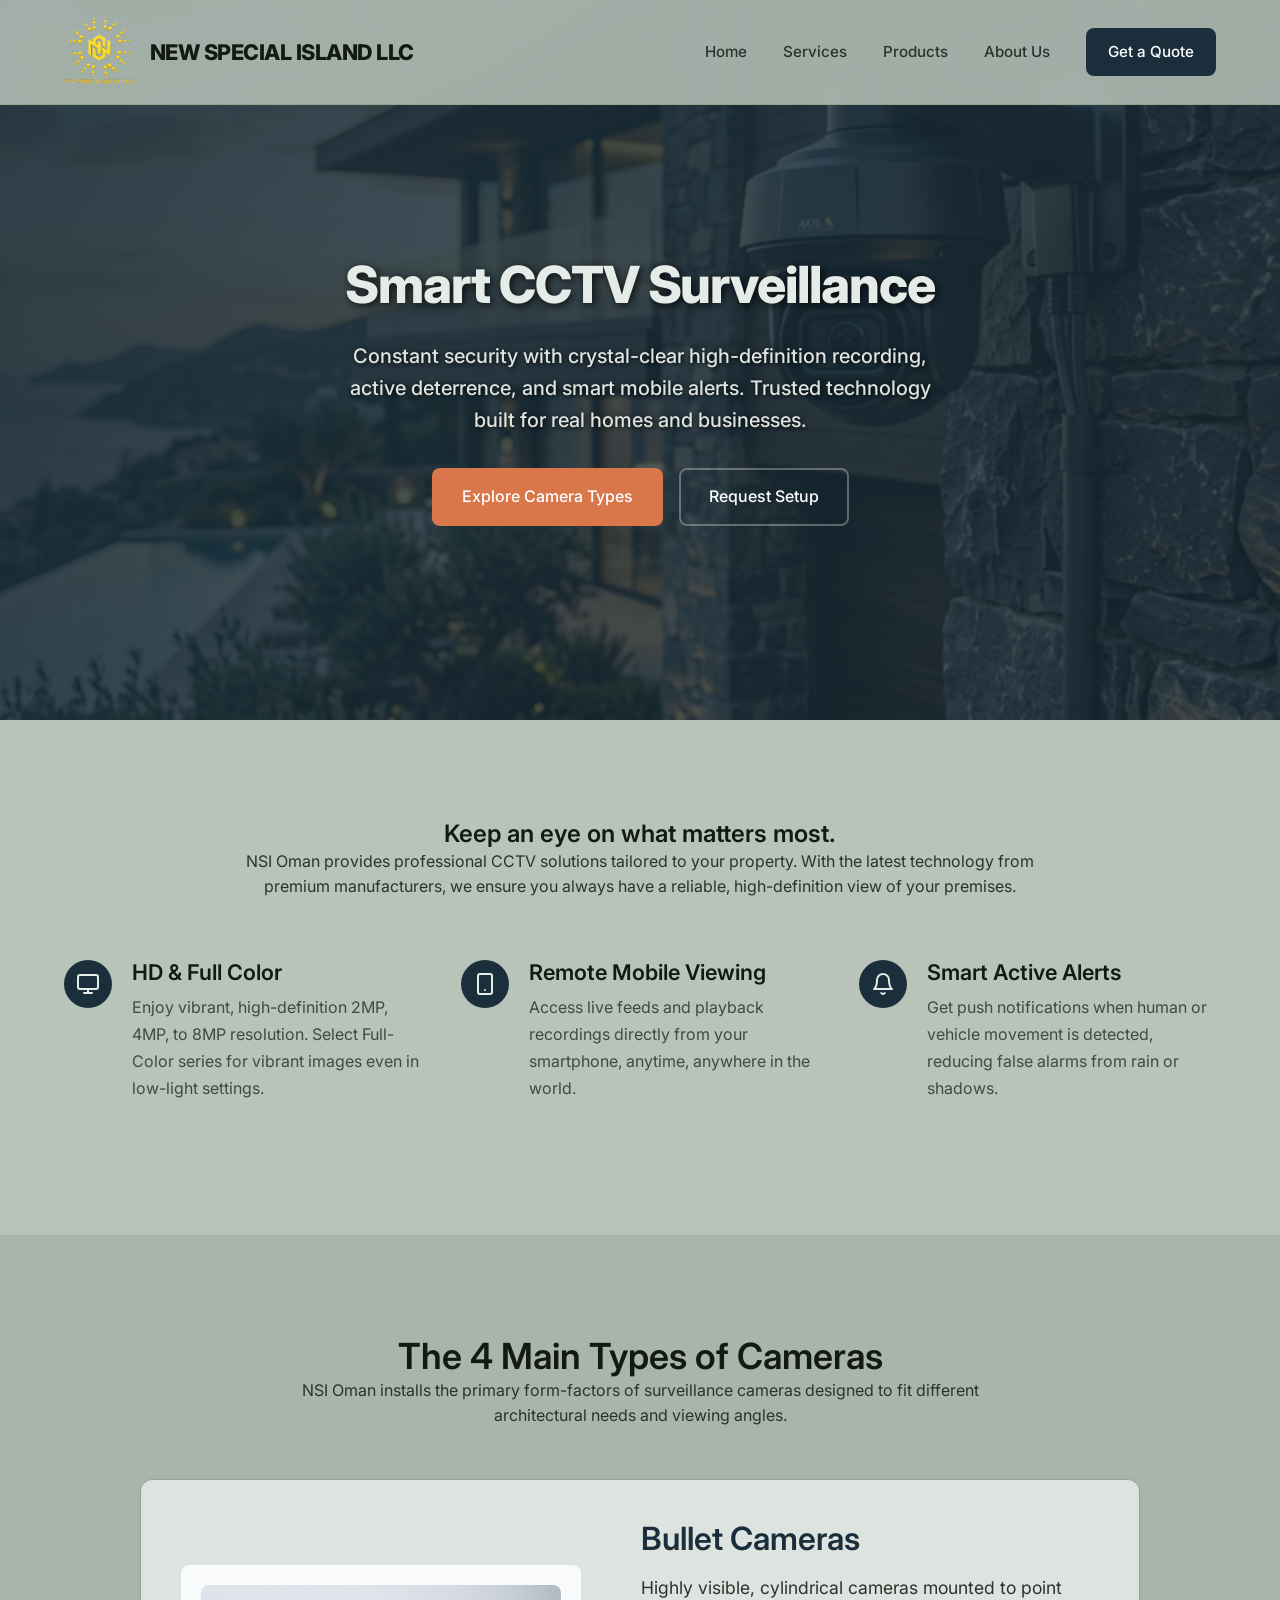
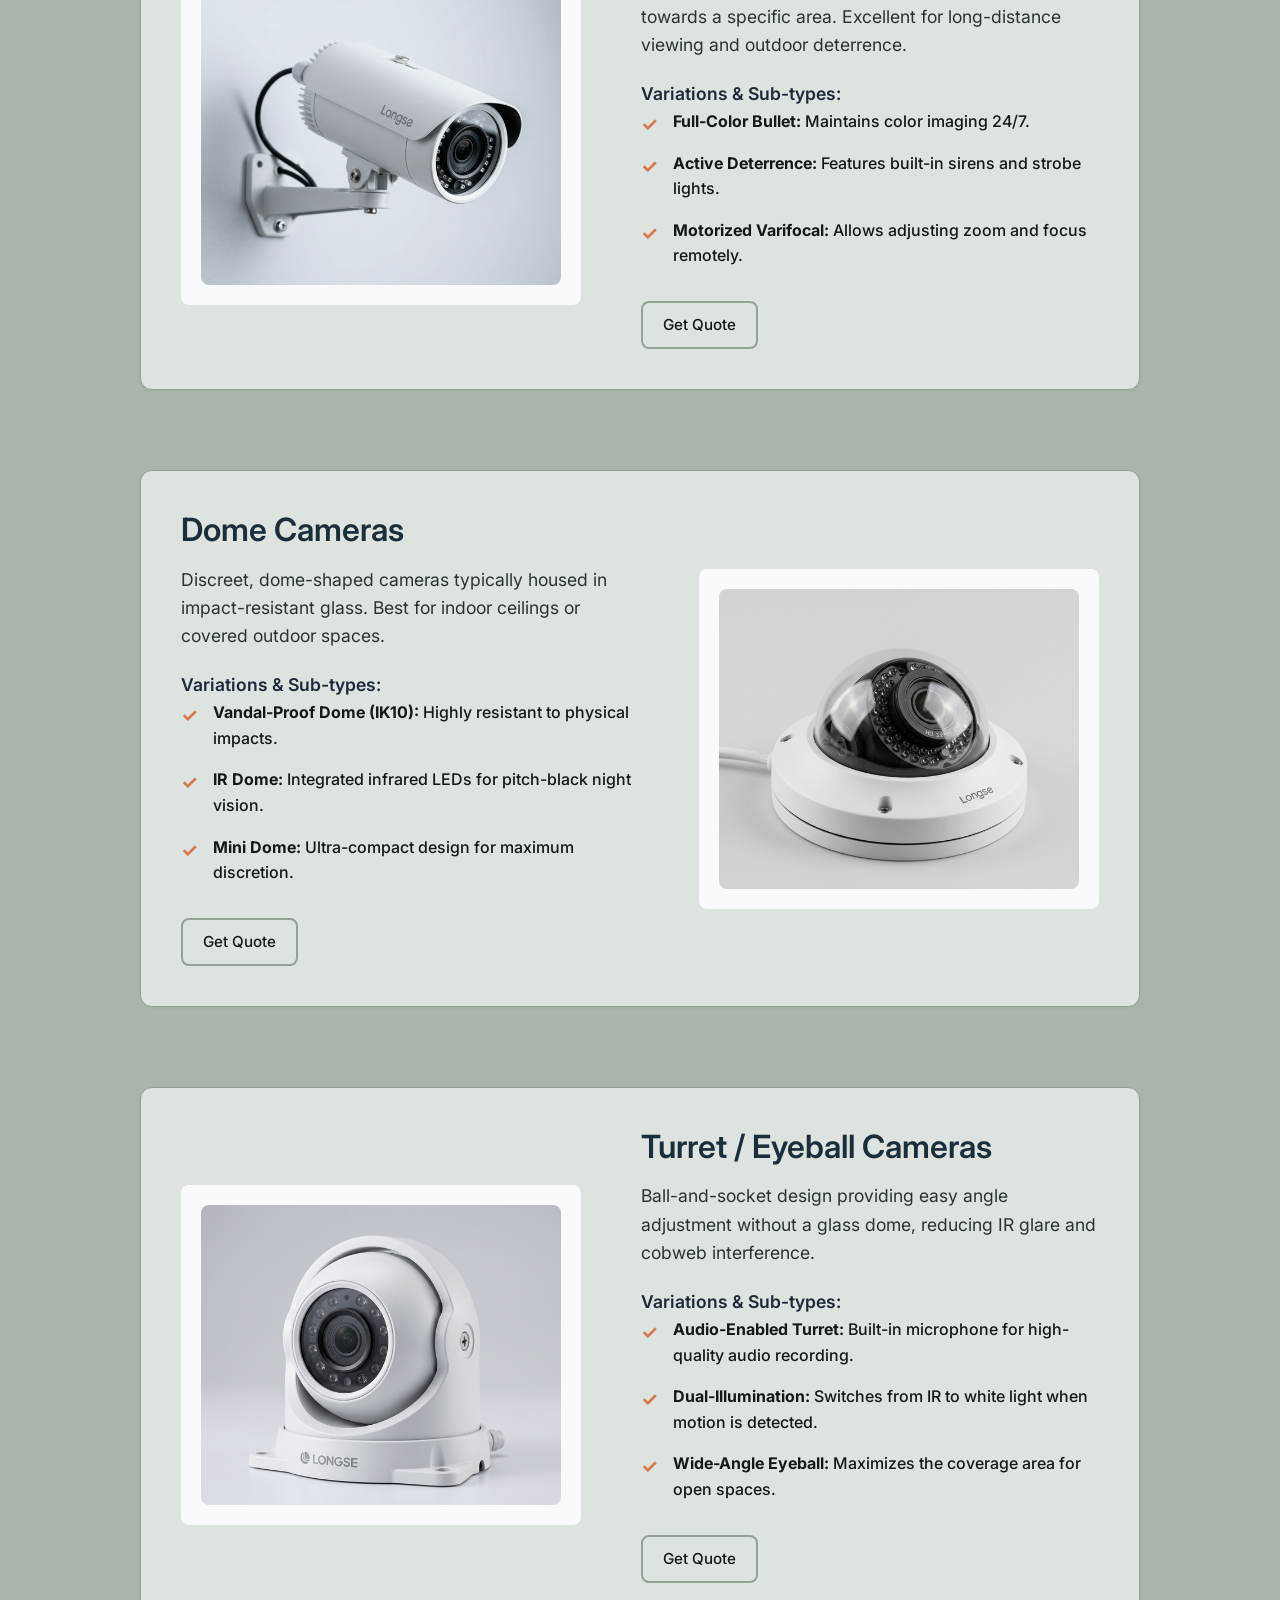
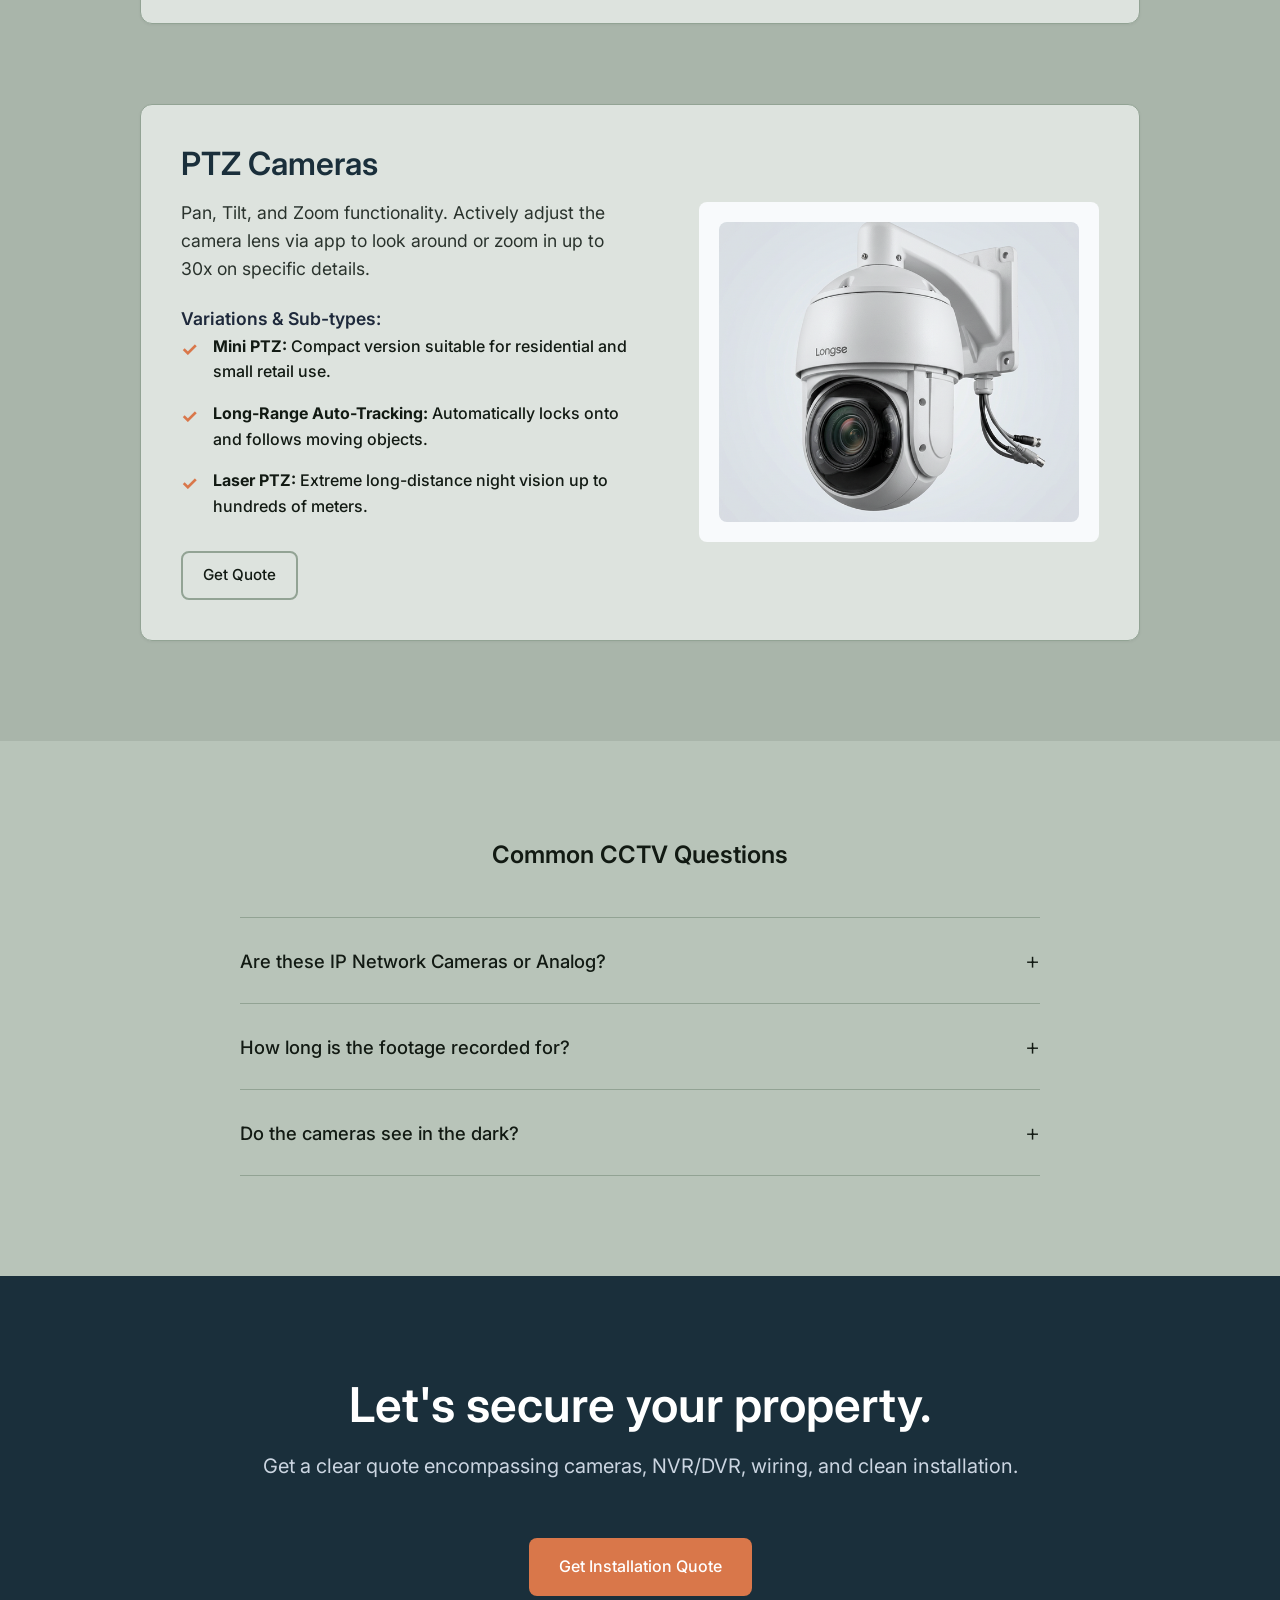
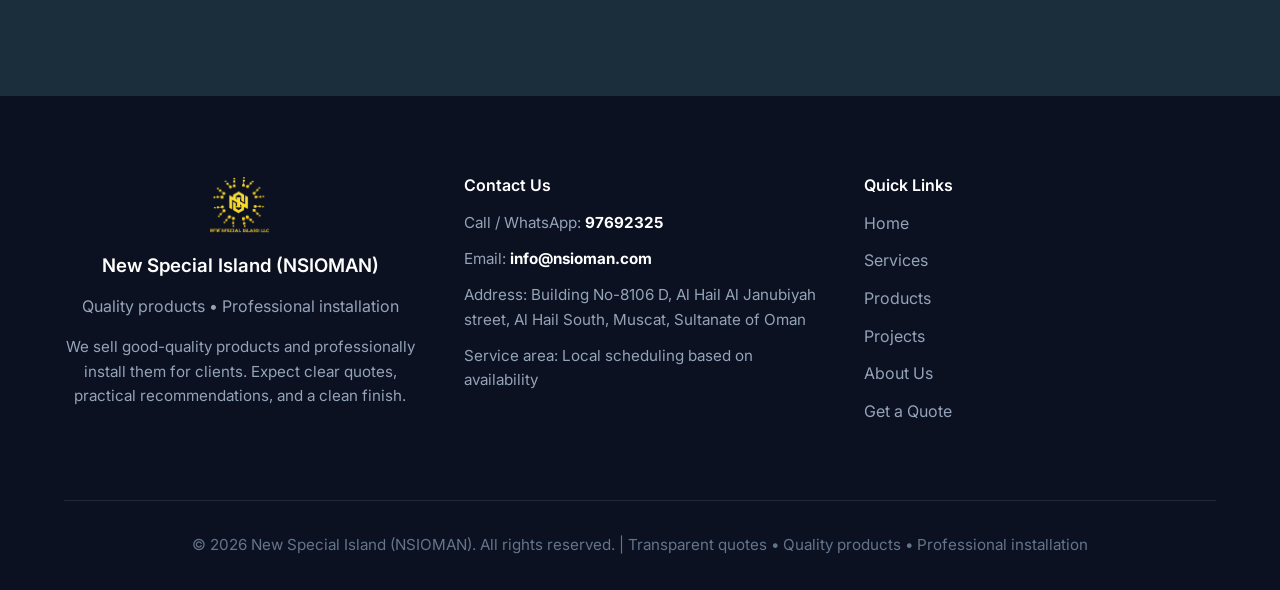
<file: smart-cctv.html>
<!DOCTYPE html>
<html lang="en">

<head>
    <meta charset="UTF-8">
    <meta name="viewport" content="width=device-width, initial-scale=1.0">
    <title>Smart CCTV | New Special Island</title>
    <link rel="icon" href="images/nsi_logo_new.png" type="image/png">
    <meta name="description"
        content="Secure your home or business with premium CCTV systems. Four main types: Bullet, Dome, PTZ, and Turret cameras.">
    <!-- Google Fonts -->
    <link rel="preconnect" href="https://fonts.googleapis.com">
    <link rel="preconnect" href="https://fonts.gstatic.com" crossorigin>
    <link href="https://fonts.googleapis.com/css2?family=Inter:wght@300;400;500;600;700&display=swap" rel="stylesheet">
    <!-- Shared Styles -->
    <link rel="stylesheet" href="styles.css">
    <style>
        /* Specific tweaks for Sub-pages if needed */
        .page-hero {
            padding: 160px 0 100px;
        }

        .page-hero h1 {
            font-size: clamp(2.5rem, 4vw, 3.5rem);
        }
    </style>
</head>

<body>

    <!-- Navigation -->
    <nav class="navbar">
        <div class="container nav-content">
            <a href="index.html" class="logo">
                <img src="images/nsi_logo_new.png" alt="NSI Logo" class="nav-logo-img">
                NEW SPECIAL ISLAND LLC
            </a>
            <div class="nav-links">
                <a href="index.html">Home</a>
                <a href="index.html#services">Services</a>
                <a href="index.html#products">Products</a>
                <a href="index.html#about">About Us</a>
                <a href="#quote" class="btn btn-primary btn-small">Get a Quote</a>
            </div>
            <button class="mobile-menu-btn" id="mobile-menu-btn">
                <span></span>
                <span></span>
                <span></span>
            </button>
        </div>
        <!-- Mobile Menu -->
        <div class="mobile-menu" id="mobile-menu">
            <a href="index.html">Home</a>
            <a href="index.html#services">Services</a>
            <a href="index.html#products">Products</a>
            <a href="index.html#about">About Us</a>
            <a href="#quote">Get a Quote</a>
        </div>
    </nav>

    <!-- Hero Section -->
    <section class="hero page-hero bg-navy" style="position: relative; overflow: hidden;">
        <!-- Slideshow Container -->
        <div class="hero-slideshow" id="cctv-slideshow">
            <div class="hero-slide active" style="background-image: url('images/cctv_slide_1_1773525569057.png');"></div>
            <div class="hero-slide" style="background-image: url('images/cctv_slide_2_1773525592152.png');"></div>
            <div class="hero-slide" style="background-image: url('images/cctv_slide_3_1773525605041.png');"></div>
        </div>
        
        <style>
            .hero-slideshow {
                position: absolute;
                top: 0;
                left: 0;
                width: 100%;
                height: 100%;
                z-index: 0;
            }
            .hero-slide {
                position: absolute;
                top: 0;
                left: 0;
                width: 100%;
                height: 100%;
                background-size: cover;
                background-position: center;
                opacity: 0;
                transition: opacity 1s ease-in-out;
            }
            .hero-slide.active {
                opacity: 0.5; /* Keeping the same opacity as the original hero overlay */
            }
            .hero-content {
                position: relative;
                z-index: 2;
            }
        </style>
        
        <script>
            document.addEventListener('DOMContentLoaded', function() {
                const slides = document.querySelectorAll('#cctv-slideshow .hero-slide');
                let currentSlide = 0;
                
                if(slides.length > 0) {
                    setInterval(() => {
                        slides[currentSlide].classList.remove('active');
                        currentSlide = (currentSlide + 1) % slides.length;
                        slides[currentSlide].classList.add('active');
                    }, 5000); // Change slide every 5 seconds
                }
            });
        </script>

        <div class="hero-overlay" style="z-index: 1;"></div>
        <div class="container hero-content text-center" style="margin: 0 auto;">
            <h1>Smart CCTV Surveillance</h1>
            <p style="margin-left: auto; margin-right: auto;">Constant security with crystal-clear high-definition
                recording, active deterrence, and smart mobile alerts. Trusted technology built for real homes and
                businesses.</p>
            <div class="hero-actions" style="justify-content: center;">
                <a href="#camera-types" class="btn btn-accent">Explore Camera Types</a>
                <a href="#quote" class="btn btn-outline-light">Request Setup</a>
            </div>
        </div>
    </section>

    <!-- Benefits/Intro Section -->
    <section class="features section-padding">
        <div class="container">
            <div class="section-header text-center" style="max-width: 800px; margin: 0 auto 60px auto;">
                <h2>Keep an eye on what matters most.</h2>
                <p>NSI Oman provides professional CCTV solutions tailored to your property. With the latest technology
                    from premium manufacturers, we ensure you always have a reliable, high-definition view of your
                    premises.</p>
            </div>

            <div class="benefits-layout"
                style="grid-template-columns: repeat(auto-fit, minmax(300px, 1fr)); gap: 40px;">
                <div class="benefit-row" style="border: none; padding-bottom: 0;">
                    <div class="benefit-icon">
                        <svg width="24" height="24" viewBox="0 0 24 24" fill="none" stroke="currentColor"
                            stroke-width="2" stroke-linecap="round" stroke-linejoin="round">
                            <rect x="2" y="3" width="20" height="14" rx="2" ry="2"></rect>
                            <line x1="8" y1="21" x2="16" y2="21"></line>
                            <line x1="12" y1="17" x2="12" y2="21"></line>
                        </svg>
                    </div>
                    <div class="benefit-content">
                        <h3>HD & Full Color</h3>
                        <p>Enjoy vibrant, high-definition 2MP, 4MP, to 8MP resolution. Select Full-Color series for
                            vibrant images even in low-light settings.</p>
                    </div>
                </div>

                <div class="benefit-row" style="border: none; padding-bottom: 0;">
                    <div class="benefit-icon">
                        <svg width="24" height="24" viewBox="0 0 24 24" fill="none" stroke="currentColor"
                            stroke-width="2" stroke-linecap="round" stroke-linejoin="round">
                            <rect x="5" y="2" width="14" height="20" rx="2" ry="2"></rect>
                            <line x1="12" y1="18" x2="12.01" y2="18"></line>
                        </svg>
                    </div>
                    <div class="benefit-content">
                        <h3>Remote Mobile Viewing</h3>
                        <p>Access live feeds and playback recordings directly from your smartphone, anytime, anywhere in
                            the world.</p>
                    </div>
                </div>

                <div class="benefit-row" style="border: none; padding-bottom: 0;">
                    <div class="benefit-icon">
                        <svg width="24" height="24" viewBox="0 0 24 24" fill="none" stroke="currentColor"
                            stroke-width="2" stroke-linecap="round" stroke-linejoin="round">
                            <path d="M18 8A6 6 0 0 0 6 8c0 7-3 9-3 9h18s-3-2-3-9"></path>
                            <path d="M13.73 21a2 2 0 0 1-3.46 0"></path>
                        </svg>
                    </div>
                    <div class="benefit-content">
                        <h3>Smart Active Alerts</h3>
                        <p>Get push notifications when human or vehicle movement is detected, reducing false alarms from
                            rain or shadows.</p>
                    </div>
                </div>
            </div>
        </div>
    </section>

    <!-- Camera Types Section -->
    <section id="camera-types" class="products section-padding bg-light">
        <div class="container">
            <div class="section-header text-center">
                <h2>The 4 Main Types of Cameras</h2>
                <p>NSI Oman installs the primary form-factors of surveillance cameras designed to fit different
                    architectural needs and viewing angles.</p>
            </div>

            <div class="camera-types-list">
                <!-- Bullet Camera (Longse) -->
                <div class="camera-type-row">
                    <div class="camera-type-image">
                        <img src="images/longse_bullet_1773496973833.png" alt="Longse Bullet Camera" style="width: 100%; height: 300px; object-fit: cover; border-radius: 8px; display: block;">
                    </div>
                    <div class="camera-type-info">
                        <h3>Bullet Cameras</h3>
                        <p>Highly visible, cylindrical cameras mounted to point towards a specific area. Excellent for
                            long-distance viewing and outdoor deterrence.</p>
                        <h4 style="margin-top: 15px; margin-bottom: 5px; font-size: 1.1rem; color: #1e293b;">Variations & Sub-types:</h4>
                        <ul class="camera-features">
                            <li><strong>Full-Color Bullet:</strong> Maintains color imaging 24/7.</li>
                            <li><strong>Active Deterrence:</strong> Features built-in sirens and strobe lights.</li>
                            <li><strong>Motorized Varifocal:</strong> Allows adjusting zoom and focus remotely.</li>
                        </ul>
                        <a href="#quote" class="btn btn-outline btn-small">Get Quote</a>
                    </div>
                </div>

                <!-- Dome Camera (Longse) -->
                <div class="camera-type-row reverse">
                    <div class="camera-type-image">
                        <img src="images/longse_dome_1773496991765.png" alt="Longse Dome Camera" style="width: 100%; height: 300px; object-fit: cover; border-radius: 8px; display: block;">
                    </div>
                    <div class="camera-type-info">
                        <h3>Dome Cameras</h3>
                        <p>Discreet, dome-shaped cameras typically housed in impact-resistant glass. Best for indoor
                            ceilings or covered outdoor spaces.</p>
                        <h4 style="margin-top: 15px; margin-bottom: 5px; font-size: 1.1rem; color: #1e293b;">Variations & Sub-types:</h4>
                        <ul class="camera-features">
                            <li><strong>Vandal-Proof Dome (IK10):</strong> Highly resistant to physical impacts.</li>
                            <li><strong>IR Dome:</strong> Integrated infrared LEDs for pitch-black night vision.</li>
                            <li><strong>Mini Dome:</strong> Ultra-compact design for maximum discretion.</li>
                        </ul>
                        <a href="#quote" class="btn btn-outline btn-small">Get Quote</a>
                    </div>
                </div>

                <!-- Turret/Conch Camera (Longse) -->
                <div class="camera-type-row">
                    <div class="camera-type-image">
                        <img src="images/longse_turret_1773497026862.png" alt="Longse Turret Camera" style="width: 100%; height: 300px; object-fit: cover; border-radius: 8px; display: block;">
                    </div>
                    <div class="camera-type-info">
                        <h3>Turret / Eyeball Cameras</h3>
                        <p>Ball-and-socket design providing easy angle adjustment without a glass dome, reducing IR
                            glare and cobweb interference.</p>
                        <h4 style="margin-top: 15px; margin-bottom: 5px; font-size: 1.1rem; color: #1e293b;">Variations & Sub-types:</h4>
                        <ul class="camera-features">
                            <li><strong>Audio-Enabled Turret:</strong> Built-in microphone for high-quality audio recording.</li>
                            <li><strong>Dual-Illumination:</strong> Switches from IR to white light when motion is detected.</li>
                            <li><strong>Wide-Angle Eyeball:</strong> Maximizes the coverage area for open spaces.</li>
                        </ul>
                        <a href="#quote" class="btn btn-outline btn-small">Get Quote</a>
                    </div>
                </div>

                <!-- PTZ Camera (Longse) -->
                <div class="camera-type-row reverse">
                    <div class="camera-type-image">
                        <img src="images/longse_ptz_1773497008566.png" alt="Longse PTZ Camera" style="width: 100%; height: 300px; object-fit: cover; border-radius: 8px; display: block;">
                    </div>
                    <div class="camera-type-info">
                        <h3>PTZ Cameras</h3>
                        <p>Pan, Tilt, and Zoom functionality. Actively adjust the camera lens via app to look around or
                            zoom in up to 30x on specific details.</p>
                        <h4 style="margin-top: 15px; margin-bottom: 5px; font-size: 1.1rem; color: #1e293b;">Variations & Sub-types:</h4>
                        <ul class="camera-features">
                            <li><strong>Mini PTZ:</strong> Compact version suitable for residential and small retail use.</li>
                            <li><strong>Long-Range Auto-Tracking:</strong> Automatically locks onto and follows moving objects.</li>
                            <li><strong>Laser PTZ:</strong> Extreme long-distance night vision up to hundreds of meters.</li>
                        </ul>
                        <a href="#quote" class="btn btn-outline btn-small">Get Quote</a>
                    </div>
                </div>
            </div>
        </div>
    </section>

    <!-- FAQ Section -->
    <section class="faq section-padding">
        <div class="container text-center">
            <div class="section-header" style="margin: 0 auto 48px auto;">
                <h2>Common CCTV Questions</h2>
            </div>

            <div class="faq-accordion" style="margin: 0 auto; text-align: left;">
                <div class="faq-item">
                    <button class="faq-question">
                        Are these IP Network Cameras or Analog?
                        <span class="icon">+</span>
                    </button>
                    <div class="faq-answer">
                        <p>We provide both! Depending on your wiring and budget, we offer Pro Series HD Analog cameras utilizing standard coaxial cables, as well as high-performance Network (IP) PoE cameras for smarter analytics. We specialize in Villa camera systems from premium brands like Longse.</p>
                    </div>
                </div>

                <div class="faq-item">
                    <button class="faq-question">
                        How long is the footage recorded for?
                        <span class="icon">+</span>
                    </button>
                    <div class="faq-answer">
                        <p>This depends on the hard drive (HDD) installed in your NVR or DVR, the number of cameras, and
                            recording resolution. Standard residential systems typically hold roughly 14 to 30 days of
                            continuous recording before looping over.</p>
                    </div>
                </div>

                <div class="faq-item">
                    <button class="faq-question">
                        Do the cameras see in the dark?
                        <span class="icon">+</span>
                    </button>
                    <div class="faq-answer">
                        <p>Yes. Depending on your choice, we offer IR night vision (black & white crisp imaging in pitch
                            black) or Smart Hybrid Full-Color cameras which use subtle white LEDs to maintain full color
                            imaging overnight.</p>
                    </div>
                </div>
            </div>
        </div>
    </section>

    <!-- Call to Action / Quote Section -->
    <section id="quote" class="cta section-padding bg-navy">
        <div class="container text-center">
            <h2>Let's secure your property.</h2>
            <p style="color: #cbd5e1;">Get a clear quote encompassing cameras, NVR/DVR, wiring, and clean installation.
            </p>
            <a href="mailto:info@nsioman.com" class="btn btn-accent mt-2">Get Installation Quote</a>
        </div>
    </section>

    <!-- Footer -->
    <footer class="footer">
        <div class="container">
            <div class="footer-grid">
                <div class="footer-brand" style="text-align: center;">
                    <img src="images/nsi_logo_new.png" alt="NSI Logo" style="height: 60px; margin-bottom: 12px;">
                    <h3>New Special Island (NSIOMAN)</h3>
                    <p>Quality products • Professional installation</p>
                    <p class="footer-desc">We sell good-quality products and professionally install them for clients.
                        Expect clear quotes, practical recommendations, and a clean finish.</p>
                </div>

                <div class="footer-contact">
                    <h4>Contact Us</h4>
                    <p>Call / WhatsApp: <strong>97692325</strong></p>
                    <p>Email: <strong>info@nsioman.com</strong></p>
                    <p>Address: Building No-8106 D, Al Hail Al Janubiyah street, Al Hail South, Muscat, Sultanate of
                        Oman</p>
                    <p>Service area: Local scheduling based on availability</p>
                </div>

                <div class="footer-links">
                    <h4>Quick Links</h4>
                    <ul>
                        <li><a href="index.html">Home</a></li>
                        <li><a href="index.html#services">Services</a></li>
                        <li><a href="index.html#products">Products</a></li>
                        <li><a href="projects.html">Projects</a></li>
                        <li><a href="about.html">About Us</a></li>
                        <li><a href="index.html#quote">Get a Quote</a></li>
                    </ul>
                </div>
            </div>

            <div class="footer-bottom">
                <p>&copy; 2026 New Special Island (NSIOMAN). All rights reserved. | Transparent quotes &bull; Quality
                    products &bull; Professional installation</p>
            </div>
        </div>
    </footer>

    <script src="script.js"></script>
</body>

</html>
</file>
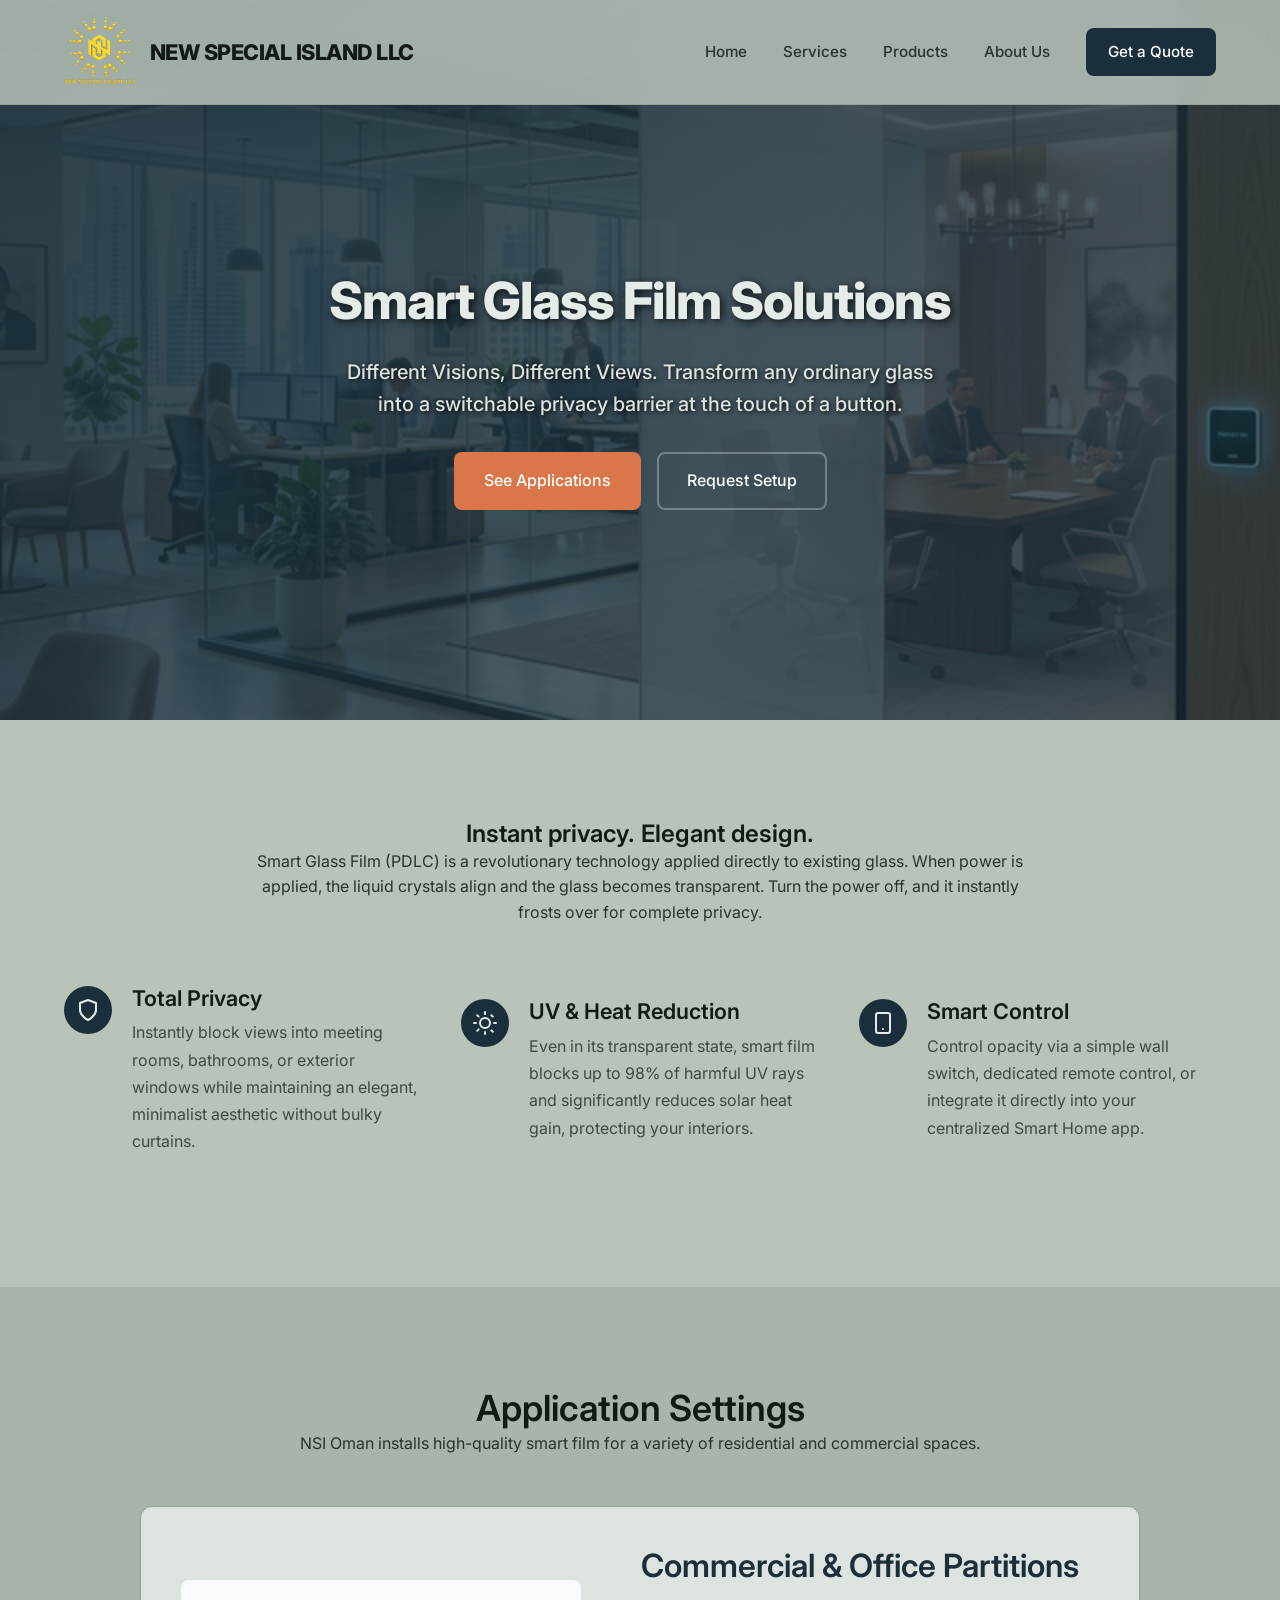
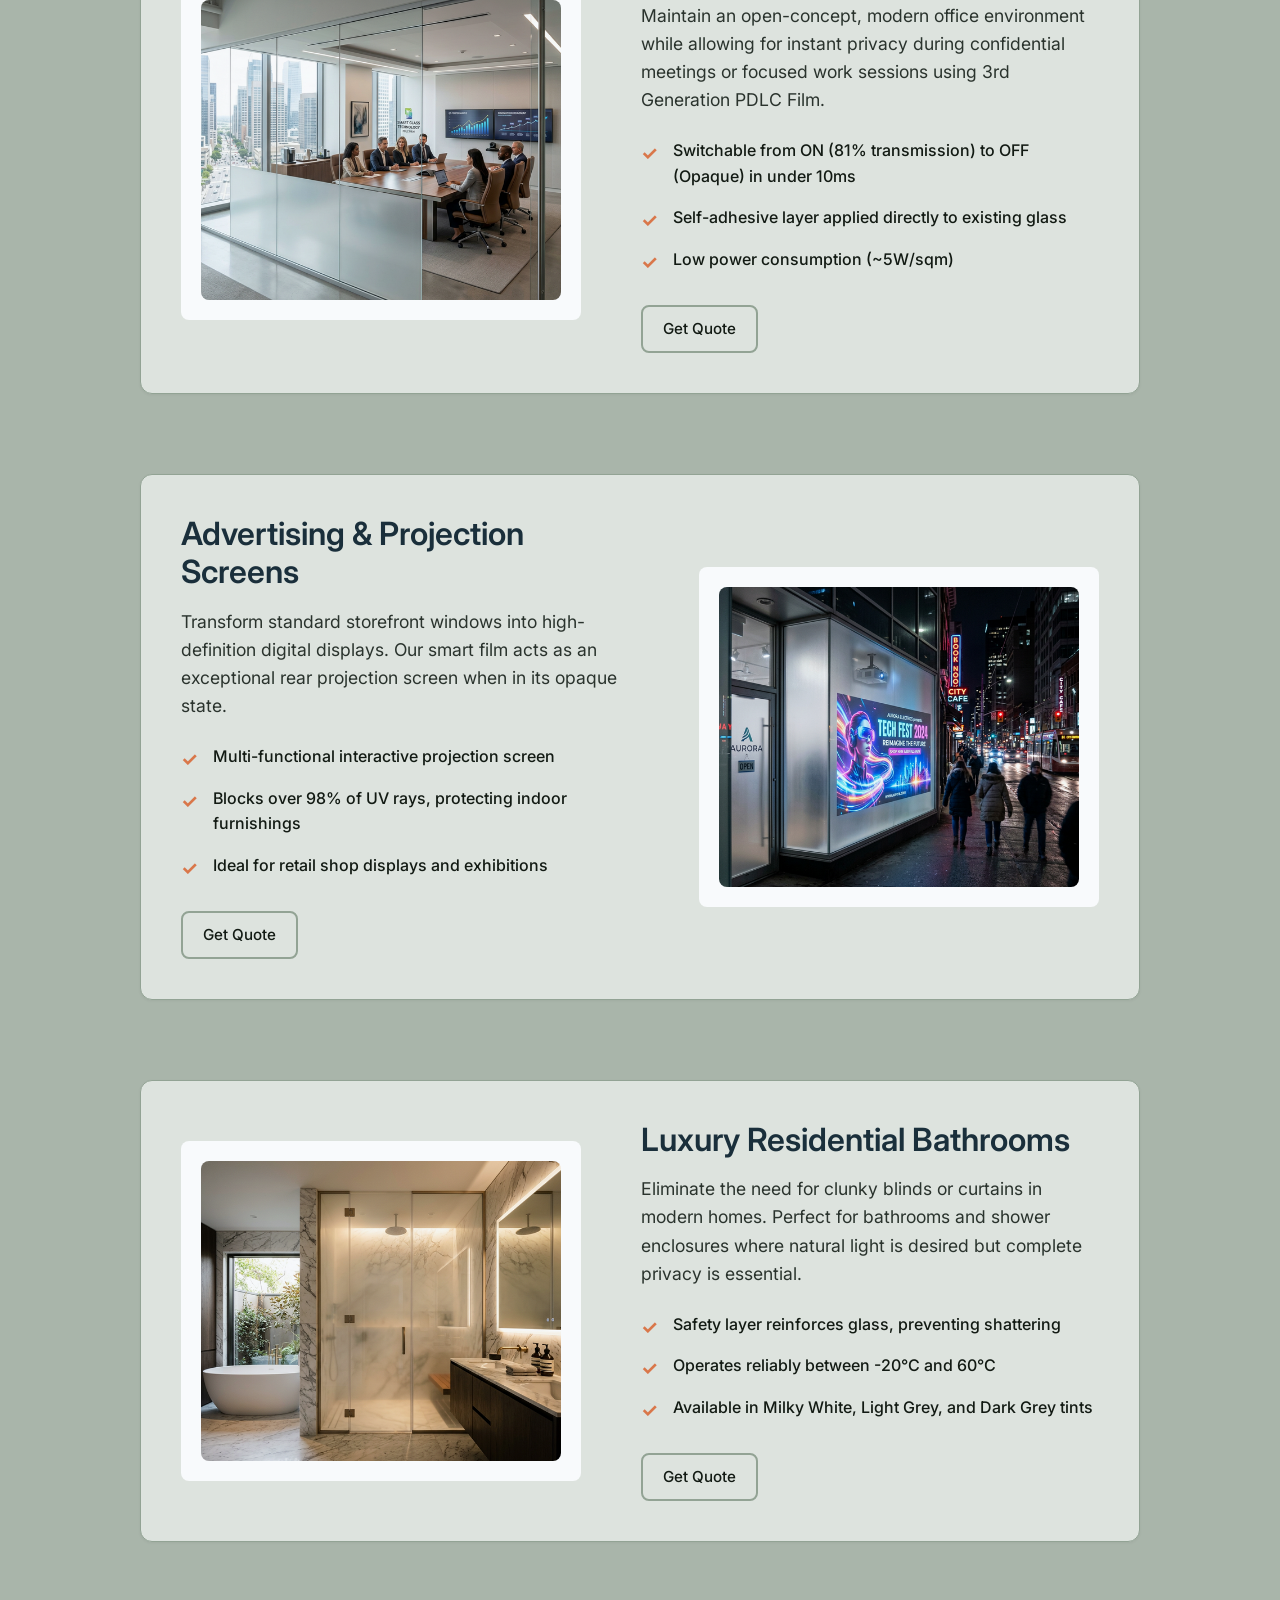
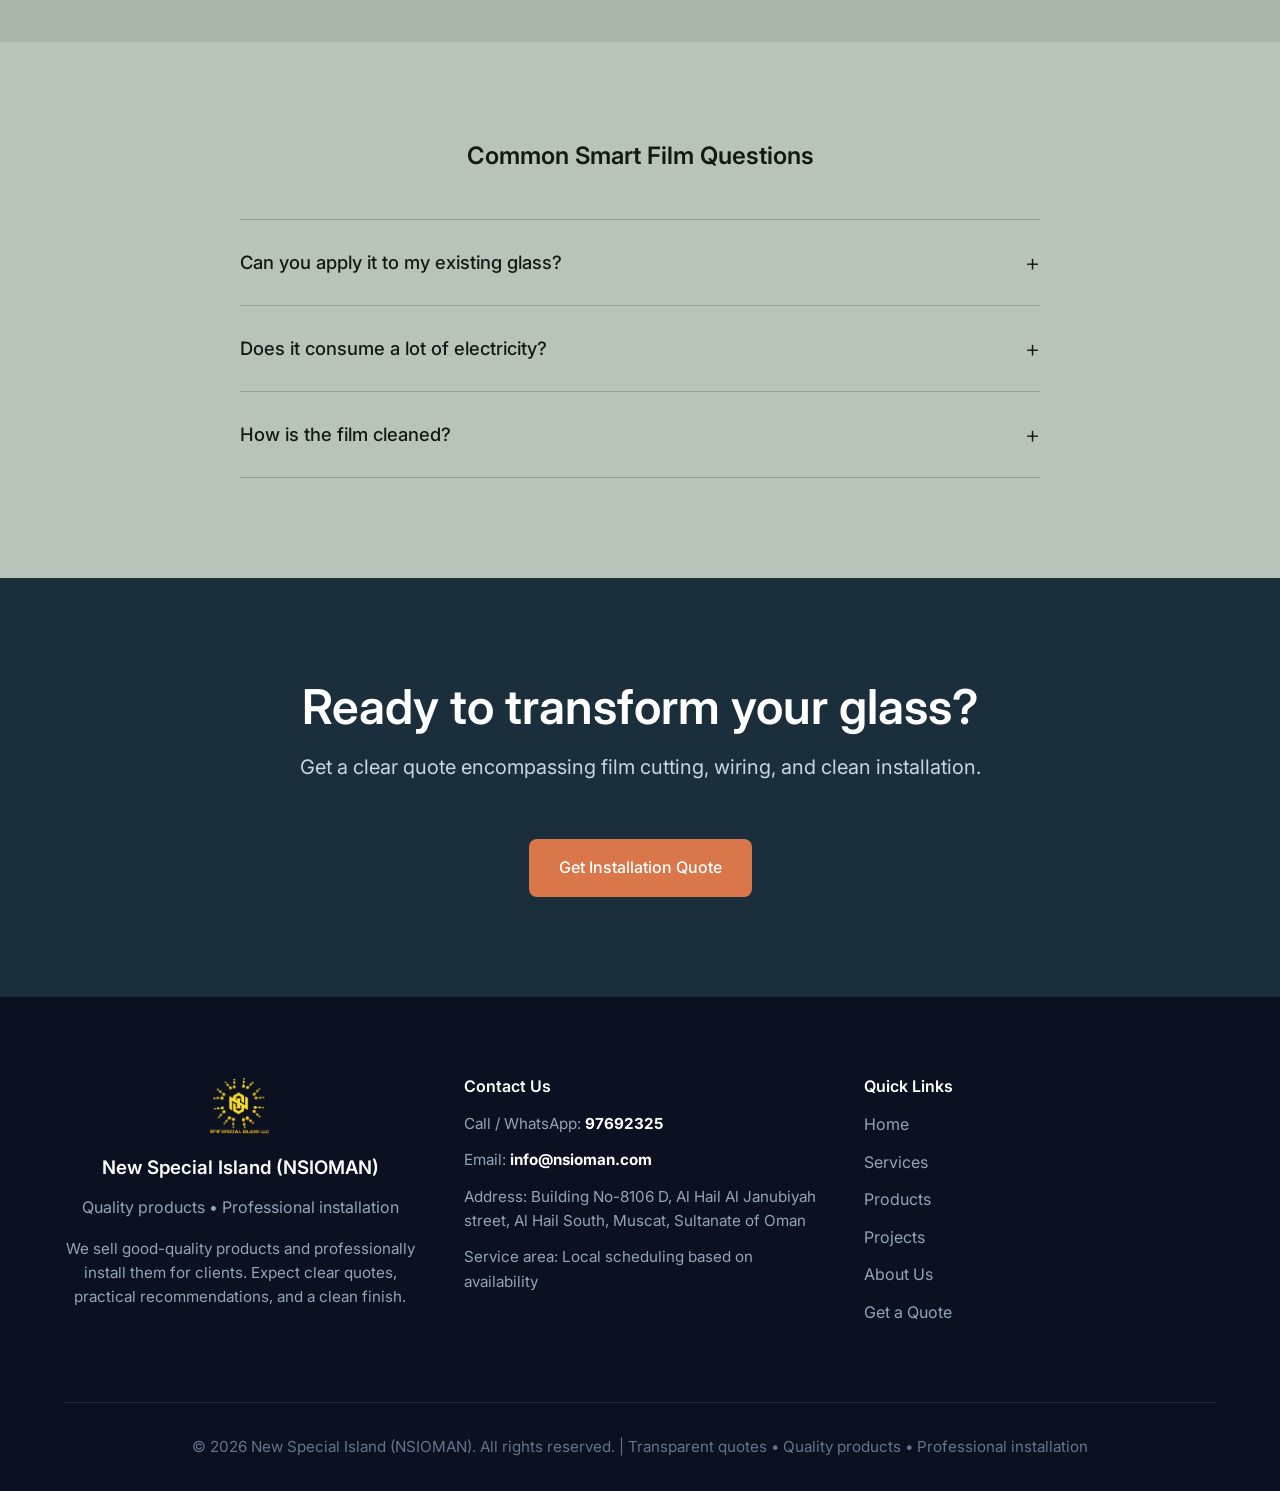
<file: smart-film.html>
<!DOCTYPE html>
<html lang="en">

<head>
    <meta charset="UTF-8">
    <meta name="viewport" content="width=device-width, initial-scale=1.0">
    <title>Smart Glass Film | New Special Island</title>
    <link rel="icon" href="images/nsi_logo_new.png" type="image/png">
    <meta name="description"
        content="Switchable privacy film for glass—clear to opaque at the touch of a button. Professional installation by NSI Oman.">
    <!-- Google Fonts -->
    <link rel="preconnect" href="https://fonts.googleapis.com">
    <link rel="preconnect" href="https://fonts.gstatic.com" crossorigin>
    <link href="https://fonts.googleapis.com/css2?family=Inter:wght@300;400;500;600;700&display=swap" rel="stylesheet">
    <!-- Shared Styles -->
    <link rel="stylesheet" href="styles.css">
    <style>
        .page-hero {
            padding: 160px 0 100px;
        }

        .page-hero h1 {
            font-size: clamp(2.5rem, 4vw, 3.5rem);
        }
    </style>
</head>

<body>

    <!-- Navigation -->
    <nav class="navbar">
        <div class="container nav-content">
            <a href="index.html" class="logo">
                <img src="images/nsi_logo_new.png" alt="NSI Logo" class="nav-logo-img">
                NEW SPECIAL ISLAND LLC
            </a>
            <div class="nav-links">
                <a href="index.html">Home</a>
                <a href="index.html#services">Services</a>
                <a href="index.html#products">Products</a>
                <a href="index.html#about">About Us</a>
                <a href="#quote" class="btn btn-primary btn-small">Get a Quote</a>
            </div>
            <button class="mobile-menu-btn" id="mobile-menu-btn">
                <span></span>
                <span></span>
                <span></span>
            </button>
        </div>
        <!-- Mobile Menu -->
        <div class="mobile-menu" id="mobile-menu">
            <a href="index.html">Home</a>
            <a href="index.html#services">Services</a>
            <a href="index.html#products">Products</a>
            <a href="index.html#about">About Us</a>
            <a href="#quote">Get a Quote</a>
        </div>
    </nav>

    <!-- Hero Section -->
    <section class="hero page-hero bg-navy" style="position: relative; overflow: hidden;">
        <!-- Slideshow Container -->
        <div class="hero-slideshow" id="film-slideshow">
            <div class="hero-slide active" style="background-image: url('images/film_slide_1_1773525626337.png');"></div>
            <div class="hero-slide" style="background-image: url('images/film_slide_2_1773525644880.png');"></div>
            <div class="hero-slide" style="background-image: url('images/film_slide_3_1773525665748.png');"></div>
        </div>
        
        <style>
            .hero-slideshow {
                position: absolute;
                top: 0;
                left: 0;
                width: 100%;
                height: 100%;
                z-index: 0;
            }
            .hero-slide {
                position: absolute;
                top: 0;
                left: 0;
                width: 100%;
                height: 100%;
                background-size: cover;
                background-position: center;
                opacity: 0;
                transition: opacity 1s ease-in-out;
            }
            .hero-slide.active {
                opacity: 0.5;
            }
            .hero-content {
                position: relative;
                z-index: 2;
            }
        </style>
        
        <script>
            document.addEventListener('DOMContentLoaded', function() {
                const slides = document.querySelectorAll('#film-slideshow .hero-slide');
                let currentSlide = 0;
                
                if(slides.length > 0) {
                    setInterval(() => {
                        slides[currentSlide].classList.remove('active');
                        currentSlide = (currentSlide + 1) % slides.length;
                        slides[currentSlide].classList.add('active');
                    }, 5000);
                }
            });
        </script>
        
        <div class="hero-overlay" style="z-index: 1;"></div>
        <div class="container hero-content text-center" style="margin: 0 auto;">
            <h1>Smart Glass Film Solutions</h1>
            <p style="margin-left: auto; margin-right: auto;">Different Visions, Different Views. Transform any ordinary
                glass into a switchable privacy barrier at the touch of a button.</p>
            <div class="hero-actions" style="justify-content: center;">
                <a href="#applications" class="btn btn-accent">See Applications</a>
                <a href="#quote" class="btn btn-outline-light">Request Setup</a>
            </div>
        </div>
    </section>

    <!-- Benefits/Intro Section -->
    <section class="features section-padding">
        <div class="container">
            <div class="section-header text-center" style="max-width: 800px; margin: 0 auto 60px auto;">
                <h2>Instant privacy. Elegant design.</h2>
                <p>Smart Glass Film (PDLC) is a revolutionary technology applied directly to existing glass. When power
                    is applied, the liquid crystals align and the glass becomes transparent. Turn the power off, and it
                    instantly frosts over for complete privacy.</p>
            </div>

            <div class="benefits-layout"
                style="grid-template-columns: repeat(auto-fit, minmax(300px, 1fr)); gap: 40px;">
                <div class="benefit-row" style="border: none; padding-bottom: 0;">
                    <div class="benefit-icon">
                        <svg width="24" height="24" viewBox="0 0 24 24" fill="none" stroke="currentColor"
                            stroke-width="2" stroke-linecap="round" stroke-linejoin="round">
                            <path d="M12 22s8-4 8-10V5l-8-3-8 3v7c0 6 8 10 8 10z"></path>
                        </svg>
                    </div>
                    <div class="benefit-content">
                        <h3>Total Privacy</h3>
                        <p>Instantly block views into meeting rooms, bathrooms, or exterior windows while maintaining an
                            elegant, minimalist aesthetic without bulky curtains.</p>
                    </div>
                </div>

                <div class="benefit-row" style="border: none; padding-bottom: 0;">
                    <div class="benefit-icon">
                        <svg width="24" height="24" viewBox="0 0 24 24" fill="none" stroke="currentColor"
                            stroke-width="2" stroke-linecap="round" stroke-linejoin="round">
                            <circle cx="12" cy="12" r="5"></circle>
                            <line x1="12" y1="1" x2="12" y2="3"></line>
                            <line x1="12" y1="21" x2="12" y2="23"></line>
                            <line x1="4.22" y1="4.22" x2="5.64" y2="5.64"></line>
                            <line x1="18.36" y1="19.36" x2="19.78" y2="20.78"></line>
                            <line x1="1" y1="12" x2="3" y2="12"></line>
                            <line x1="21" y1="12" x2="23" y2="12"></line>
                            <line x1="4.22" y1="19.78" x2="5.64" y2="18.36"></line>
                            <line x1="18.36" y1="4.22" x2="19.78" y2="5.64"></line>
                        </svg>
                    </div>
                    <div class="benefit-content">
                        <h3>UV & Heat Reduction</h3>
                        <p>Even in its transparent state, smart film blocks up to 98% of harmful UV rays and
                            significantly reduces solar heat gain, protecting your interiors.</p>
                    </div>
                </div>

                <div class="benefit-row" style="border: none; padding-bottom: 0;">
                    <div class="benefit-icon">
                        <svg width="24" height="24" viewBox="0 0 24 24" fill="none" stroke="currentColor"
                            stroke-width="2" stroke-linecap="round" stroke-linejoin="round">
                            <rect x="5" y="2" width="14" height="20" rx="2" ry="2"></rect>
                            <line x1="12" y1="18" x2="12.01" y2="18"></line>
                        </svg>
                    </div>
                    <div class="benefit-content">
                        <h3>Smart Control</h3>
                        <p>Control opacity via a simple wall switch, dedicated remote control, or integrate it directly
                            into your centralized Smart Home app.</p>
                    </div>
                </div>
            </div>
        </div>
    </section>

    <!-- Applications Section -->
    <section id="applications" class="products section-padding bg-light">
        <div class="container">
            <div class="section-header text-center">
                <h2>Application Settings</h2>
                <p>NSI Oman installs high-quality smart film for a variety of residential and commercial spaces.</p>
            </div>

            <div class="camera-types-list">
                <!-- Commercial & Office Partitions -->
                <div class="camera-type-row">
                    <div class="camera-type-image">
                        <img src="images/smart_pdlc_film_office_1773339546459.png" alt="Smart PDLC Film in Office Meeting Room"
                            style="width: 100%; height: 300px; object-fit: cover; border-radius: 8px; display: block;">
                    </div>
                    <div class="camera-type-info">
                        <h3>Commercial & Office Partitions</h3>
                        <p>Maintain an open-concept, modern office environment while allowing for instant privacy during
                            confidential meetings or focused work sessions using 3rd Generation PDLC Film.</p>
                        <ul class="camera-features">
                            <li>Switchable from ON (81% transmission) to OFF (Opaque) in under 10ms</li>
                            <li>Self-adhesive layer applied directly to existing glass</li>
                            <li>Low power consumption (~5W/sqm)</li>
                        </ul>
                        <a href="#quote" class="btn btn-outline btn-small">Get Quote</a>
                    </div>
                </div>

                <!-- Advertising & Projection -->
                <div class="camera-type-row reverse">
                    <div class="camera-type-image">
                        <img src="images/smart_film_projection_1773339565798.png" alt="Smart Film Rear Projection Screen"
                            style="width: 100%; height: 300px; object-fit: cover; border-radius: 8px; display: block;">
                    </div>
                    <div class="camera-type-info">
                        <h3>Advertising & Projection Screens</h3>
                        <p>Transform standard storefront windows into high-definition digital displays. Our smart film acts as an exceptional rear projection screen when in its opaque state.</p>
                        <ul class="camera-features">
                            <li>Multi-functional interactive projection screen</li>
                            <li>Blocks over 98% of UV rays, protecting indoor furnishings</li>
                            <li>Ideal for retail shop displays and exhibitions</li>
                        </ul>
                        <a href="#quote" class="btn btn-outline btn-small">Get Quote</a>
                    </div>
                </div>

                <!-- Luxury Residential Application -->
                <div class="camera-type-row">
                    <div class="camera-type-image">
                        <img src="images/smart_film_residential_1773339583395.png" alt="Smart Film in Residential Bathroom"
                            style="width: 100%; height: 300px; object-fit: cover; border-radius: 8px; display: block;">
                    </div>
                    <div class="camera-type-info">
                        <h3>Luxury Residential Bathrooms</h3>
                        <p>Eliminate the need for clunky blinds or curtains in modern homes. Perfect for bathrooms and shower enclosures where natural light is desired but complete privacy is essential.</p>
                        <ul class="camera-features">
                            <li>Safety layer reinforces glass, preventing shattering</li>
                            <li>Operates reliably between -20°C and 60°C</li>
                            <li>Available in Milky White, Light Grey, and Dark Grey tints</li>
                        </ul>
                        <a href="#quote" class="btn btn-outline btn-small">Get Quote</a>
                    </div>
                </div>

            </div>
        </div>
    </section>

    <!-- FAQ Section -->
    <section class="faq section-padding">
        <div class="container text-center">
            <div class="section-header" style="margin: 0 auto 48px auto;">
                <h2>Common Smart Film Questions</h2>
            </div>

            <div class="faq-accordion" style="margin: 0 auto; text-align: left;">
                <div class="faq-item">
                    <button class="faq-question">
                        Can you apply it to my existing glass?
                        <span class="icon">+</span>
                    </button>
                    <div class="faq-answer">
                        <p>Yes. NSI Oman uses self-adhesive PDLC Smart Film that is carefully applied directly to your
                            existing glass partitions or windows, requiring no heavy construction or replacement of the
                            glass itself.</p>
                    </div>
                </div>

                <div class="faq-item">
                    <button class="faq-question">
                        Does it consume a lot of electricity?
                        <span class="icon">+</span>
                    </button>
                    <div class="faq-answer">
                        <p>No. Smart film is extremely energy efficient. It typically operates on very low voltage,
                            meaning leaving it in the "clear" (powered) state consumes less electricity than a standard
                            LED light bulb.</p>
                    </div>
                </div>

                <div class="faq-item">
                    <button class="faq-question">
                        How is the film cleaned?
                        <span class="icon">+</span>
                    </button>
                    <div class="faq-answer">
                        <p>The film acts like standard glass once installed. You can easily clean it with a soft cloth
                            and standard mild, non-abrasive glass cleaners.</p>
                    </div>
                </div>
            </div>
        </div>
    </section>

    <!-- Call to Action / Quote Section -->
    <section id="quote" class="cta section-padding bg-navy">
        <div class="container text-center">
            <h2>Ready to transform your glass?</h2>
            <p style="color: #cbd5e1;">Get a clear quote encompassing film cutting, wiring, and clean installation.</p>
            <a href="mailto:info@nsioman.com" class="btn btn-accent mt-2">Get Installation Quote</a>
        </div>
    </section>

    <!-- Footer -->
    <footer class="footer">
        <div class="container">
            <div class="footer-grid">
                <div class="footer-brand" style="text-align: center;">
                    <img src="images/nsi_logo_new.png" alt="NSI Logo" style="height: 60px; margin-bottom: 12px;">
                    <h3>New Special Island (NSIOMAN)</h3>
                    <p>Quality products • Professional installation</p>
                    <p class="footer-desc">We sell good-quality products and professionally install them for clients.
                        Expect clear quotes, practical recommendations, and a clean finish.</p>
                </div>

                <div class="footer-contact">
                    <h4>Contact Us</h4>
                    <p>Call / WhatsApp: <strong>97692325</strong></p>
                    <p>Email: <strong>info@nsioman.com</strong></p>
                    <p>Address: Building No-8106 D, Al Hail Al Janubiyah street, Al Hail South, Muscat, Sultanate of
                        Oman</p>
                    <p>Service area: Local scheduling based on availability</p>
                </div>

                <div class="footer-links">
                    <h4>Quick Links</h4>
                    <ul>
                        <li><a href="index.html">Home</a></li>
                        <li><a href="index.html#services">Services</a></li>
                        <li><a href="index.html#products">Products</a></li>
                        <li><a href="projects.html">Projects</a></li>
                        <li><a href="about.html">About Us</a></li>
                        <li><a href="index.html#quote">Get a Quote</a></li>
                    </ul>
                </div>
            </div>

            <div class="footer-bottom">
                <p>&copy; 2026 New Special Island (NSIOMAN). All rights reserved. | Transparent quotes &bull; Quality
                    products &bull; Professional installation</p>
            </div>
        </div>
    </footer>

    <script src="script.js"></script>
</body>

</html>
</file>
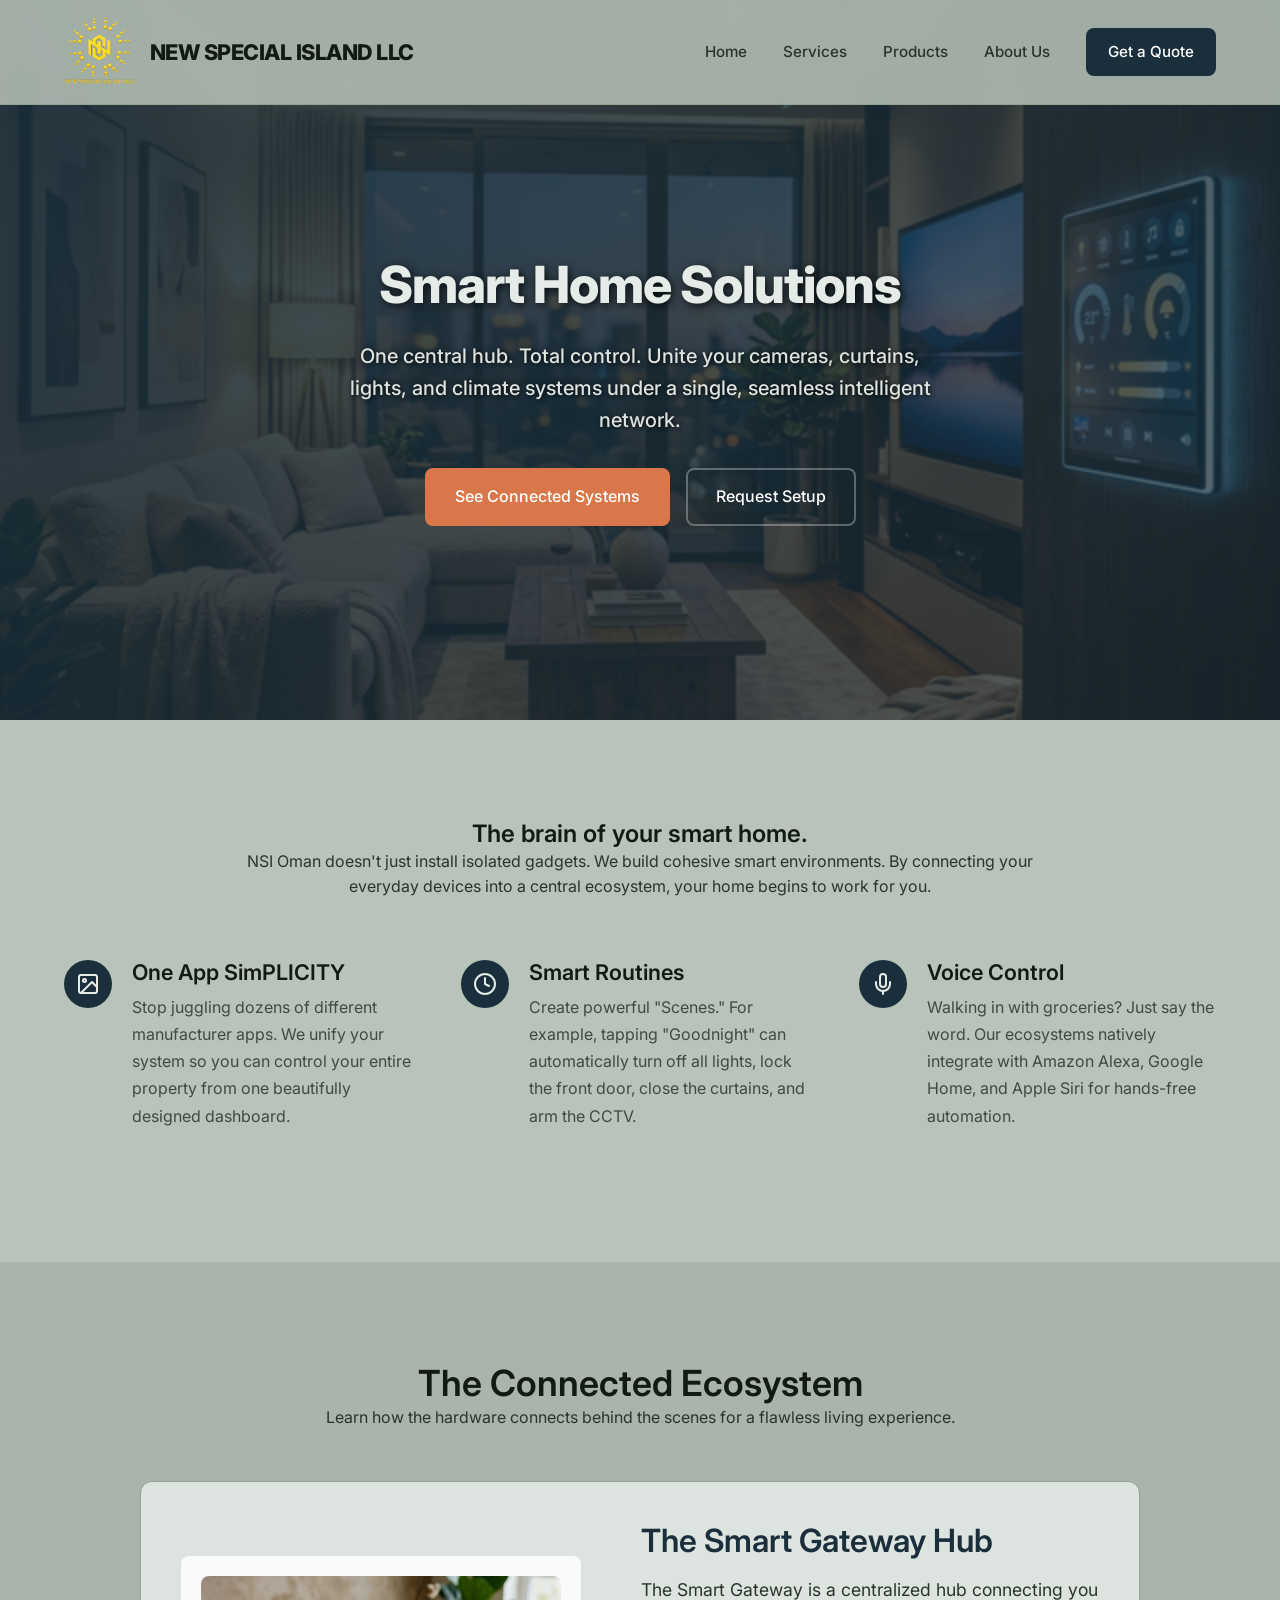
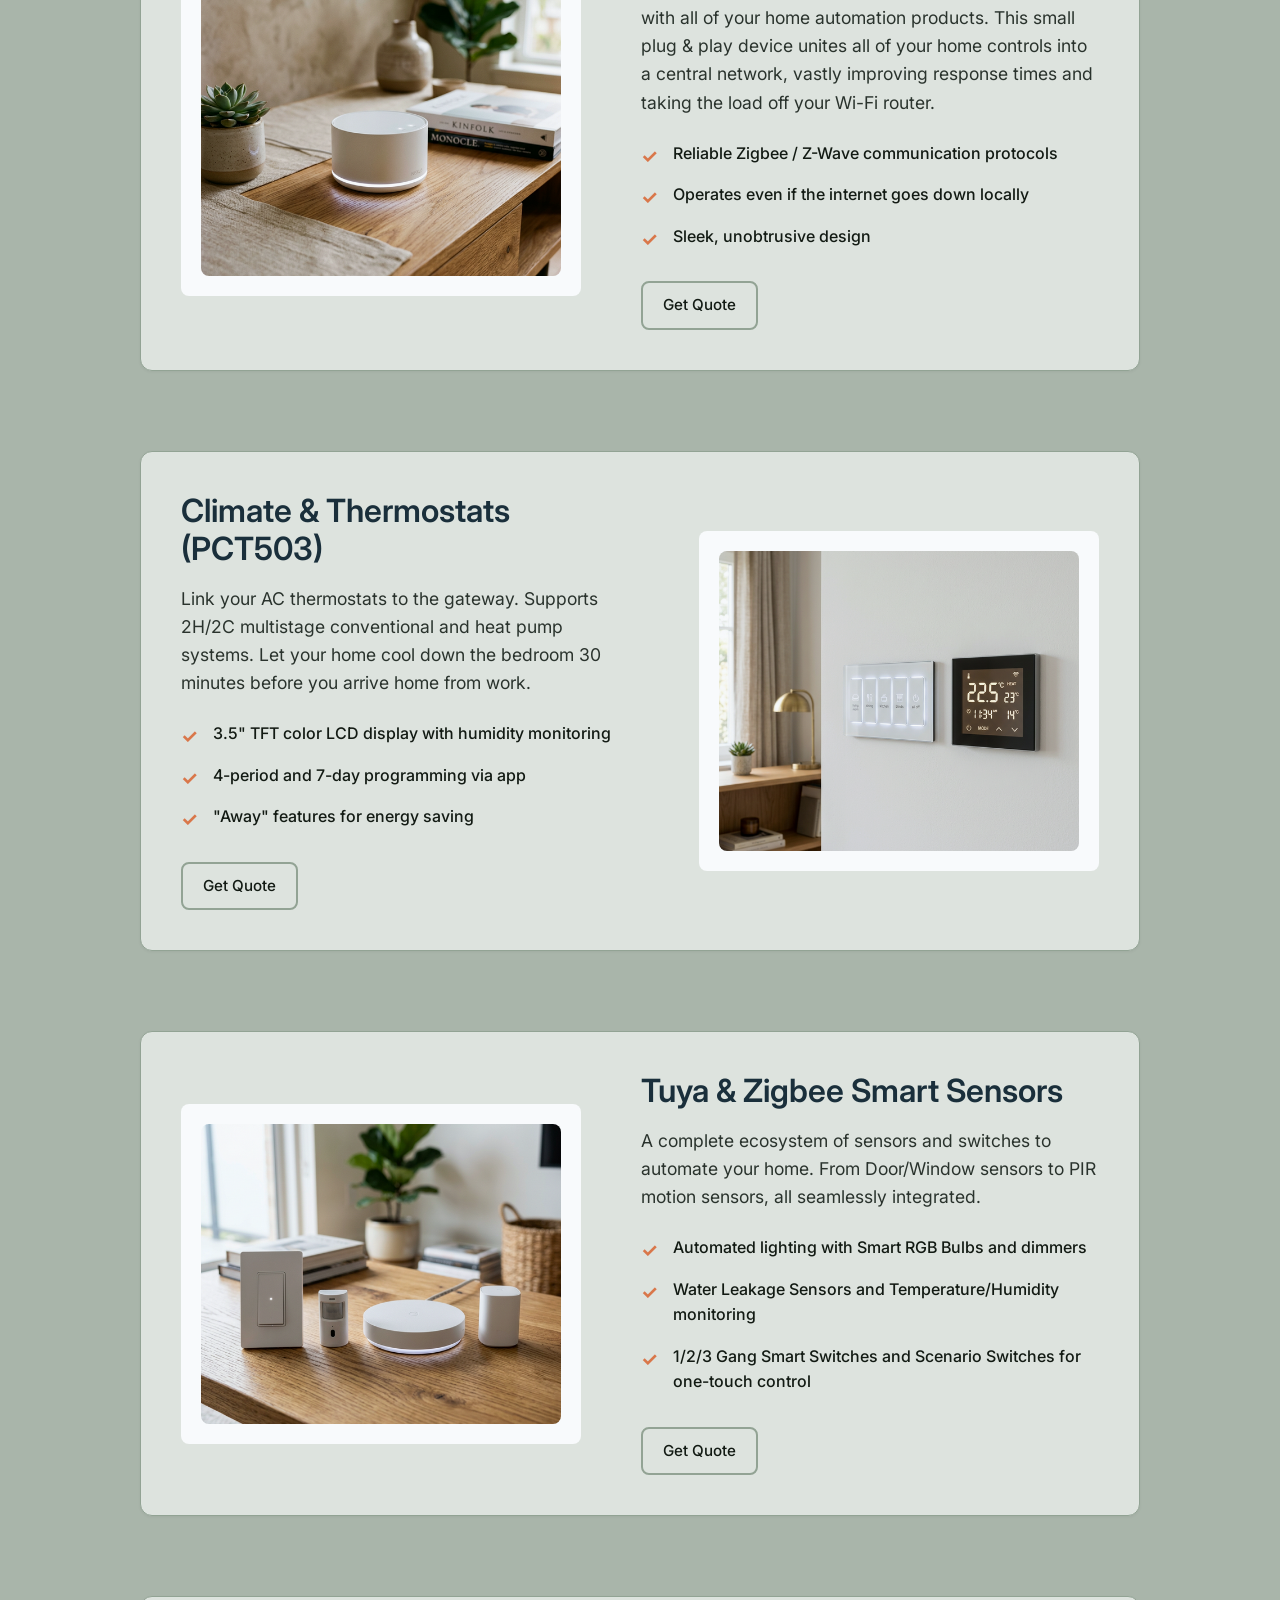
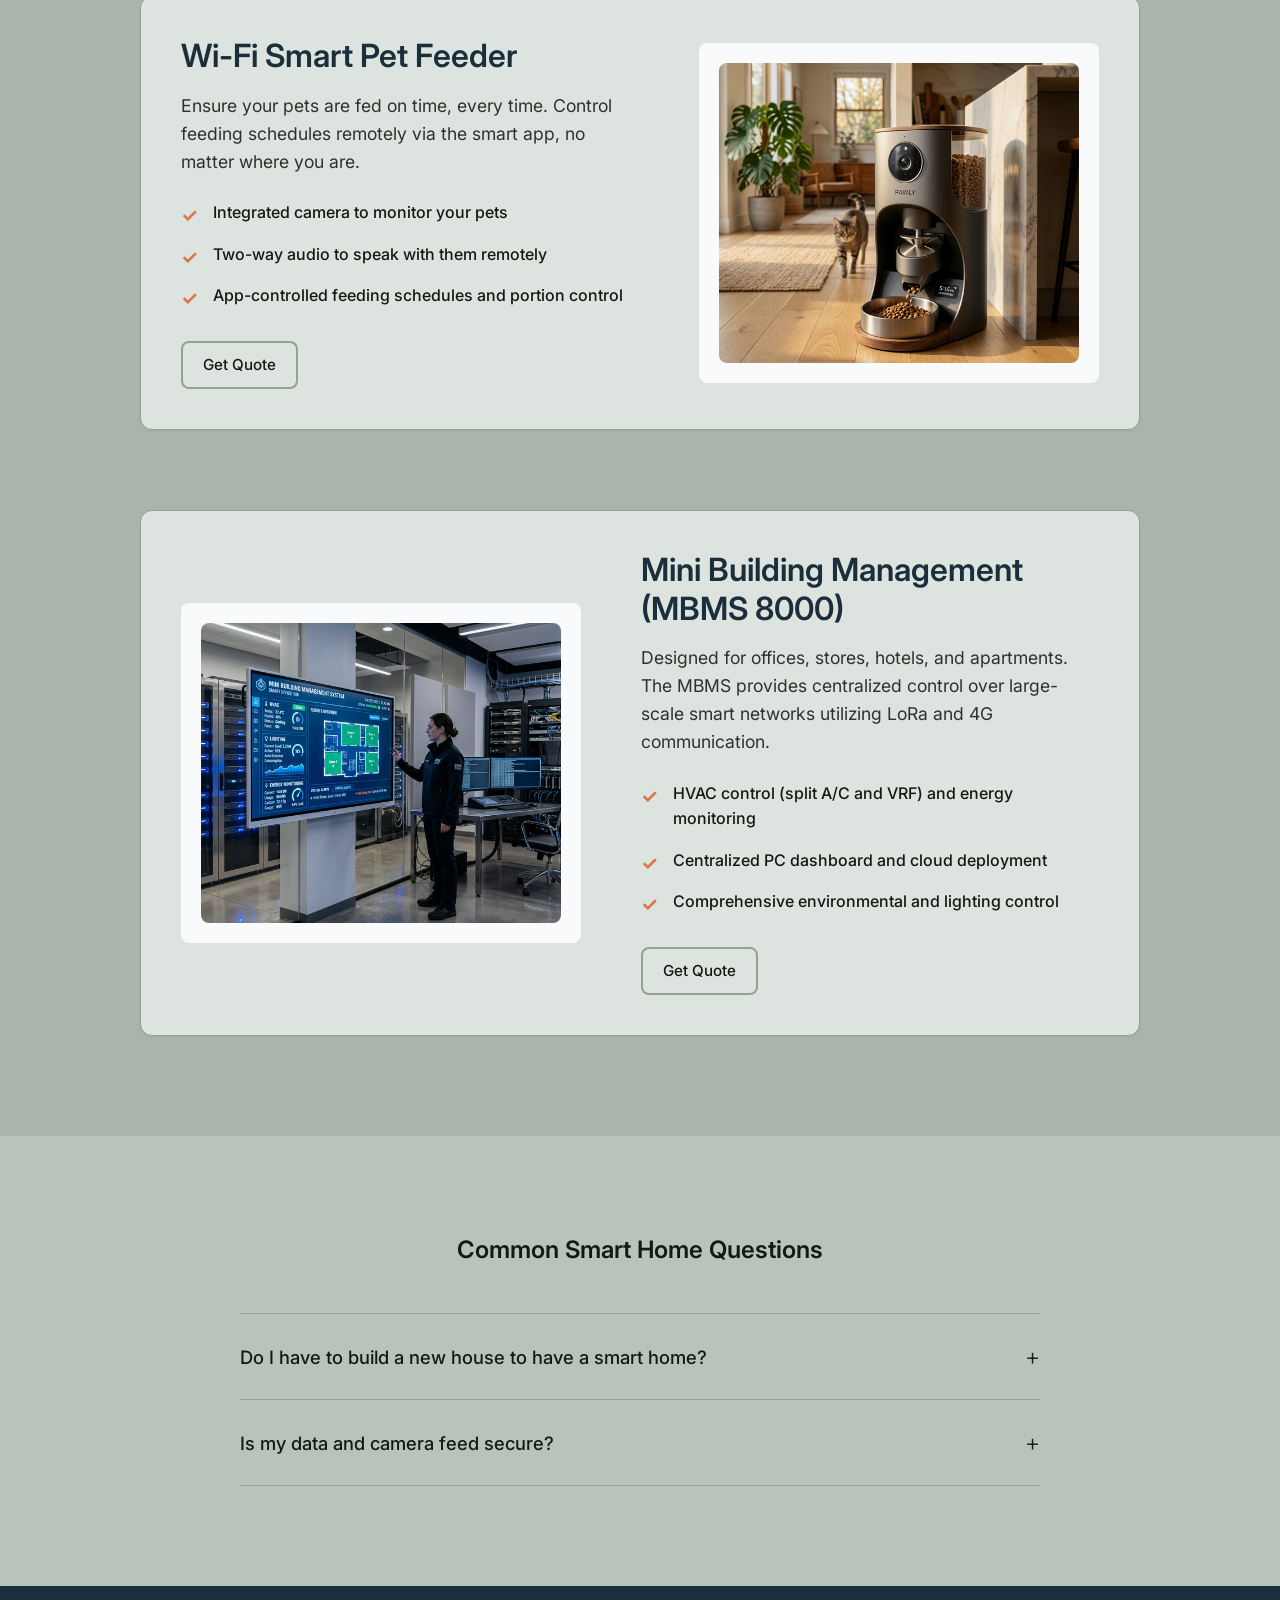
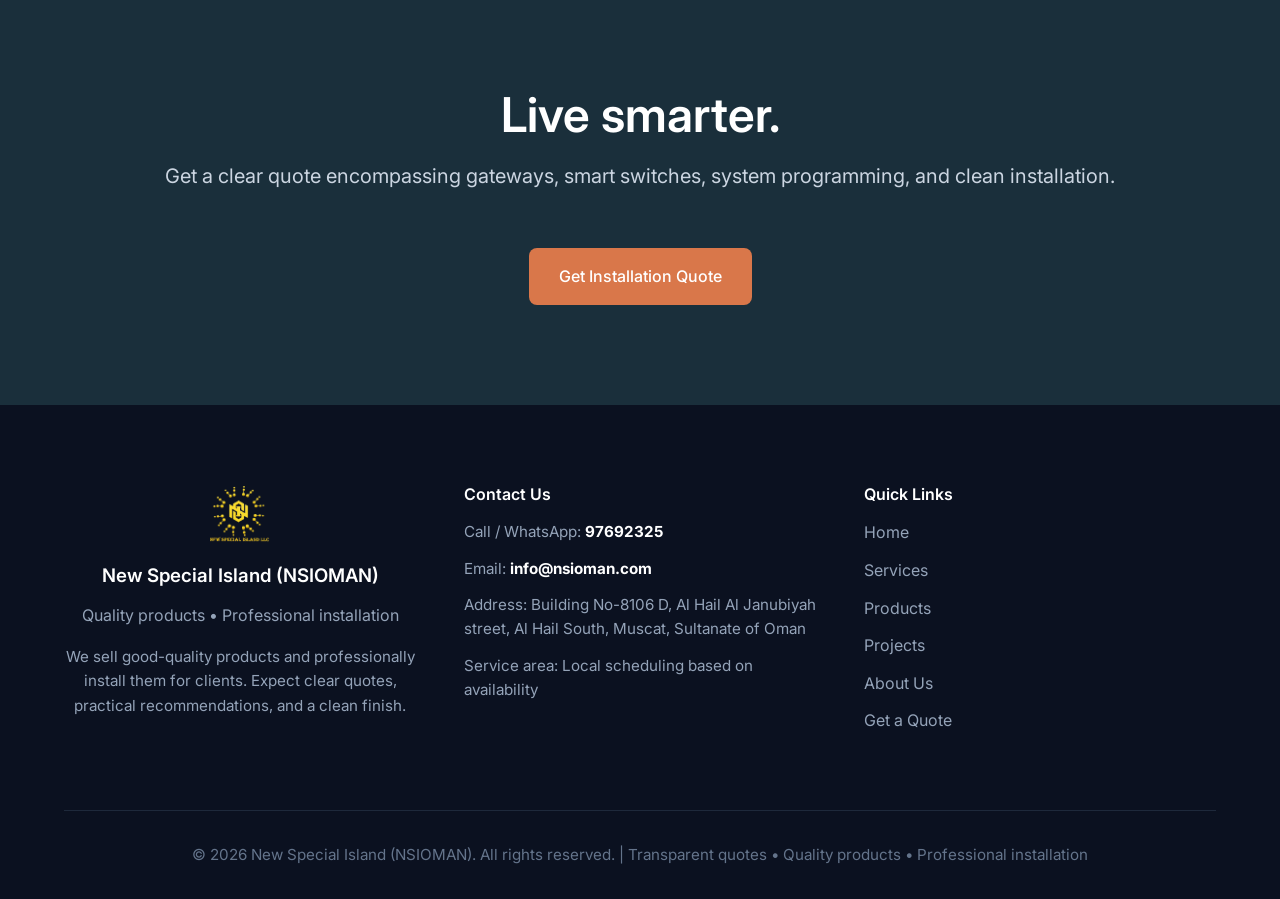
<file: smart-home.html>
<!DOCTYPE html>
<html lang="en">

<head>
    <meta charset="UTF-8">
    <meta name="viewport" content="width=device-width, initial-scale=1.0">
    <title>Smart Home Systems | New Special Island</title>
    <link rel="icon" href="images/nsi_logo_new.png" type="image/png">
    <meta name="description"
        content="Unite all your home controls with a central Smart Gateway. Automated living built by NSI Oman.">
    <!-- Google Fonts -->
    <link rel="preconnect" href="https://fonts.googleapis.com">
    <link rel="preconnect" href="https://fonts.gstatic.com" crossorigin>
    <link href="https://fonts.googleapis.com/css2?family=Inter:wght@300;400;500;600;700&display=swap" rel="stylesheet">
    <!-- Shared Styles -->
    <link rel="stylesheet" href="styles.css">
    <style>
        .page-hero {
            padding: 160px 0 100px;
        }

        .page-hero h1 {
            font-size: clamp(2.5rem, 4vw, 3.5rem);
        }

        /* Temporary placeholder style for images since API quota was exhausted */
        .image-placeholder {
            width: 100%;
            height: 300px;
            background: linear-gradient(135deg, #1e293b 0%, #0f172a 100%);
            display: flex;
            align-items: center;
            justify-content: center;
            color: #94a3b8;
            font-weight: 500;
            border-radius: 8px;
            text-align: center;
            padding: 20px;
        }

        .hero-placeholder {
            position: absolute;
            top: 0;
            left: 0;
            width: 100%;
            height: 100%;
            background: linear-gradient(135deg, #0f172a 0%, #1e293b 100%);
            z-index: 0;
        }
    </style>
</head>

<body>

    <!-- Navigation -->
    <nav class="navbar">
        <div class="container nav-content">
            <a href="index.html" class="logo">
                <img src="images/nsi_logo_new.png" alt="NSI Logo" class="nav-logo-img">
                NEW SPECIAL ISLAND LLC
            </a>
            <div class="nav-links">
                <a href="index.html">Home</a>
                <a href="index.html#services">Services</a>
                <a href="index.html#products">Products</a>
                <a href="index.html#about">About Us</a>
                <a href="#quote" class="btn btn-primary btn-small">Get a Quote</a>
            </div>
            <button class="mobile-menu-btn" id="mobile-menu-btn">
                <span></span>
                <span></span>
                <span></span>
            </button>
        </div>
        <!-- Mobile Menu -->
        <div class="mobile-menu" id="mobile-menu">
            <a href="index.html">Home</a>
            <a href="index.html#services">Services</a>
            <a href="index.html#products">Products</a>
            <a href="index.html#about">About Us</a>
            <a href="#quote">Get a Quote</a>
        </div>
    </nav>

    <!-- Hero Section -->
    <section class="hero page-hero bg-navy" style="position: relative; overflow: hidden;">
        <!-- Slideshow Container -->
        <div class="hero-slideshow" id="home-slideshow">
            <div class="hero-slide active" style="background-image: url('images/smarthome_slide_1_1773525733486.png');"></div>
            <div class="hero-slide" style="background-image: url('images/smarthome_slide_2_1773525808436.png');"></div>
            <div class="hero-slide" style="background-image: url('images/smarthome_slide_3_1773525985174.png');"></div>
        </div>
        
        <style>
            .hero-slideshow {
                position: absolute;
                top: 0;
                left: 0;
                width: 100%;
                height: 100%;
                z-index: 0;
            }
            .hero-slide {
                position: absolute;
                top: 0;
                left: 0;
                width: 100%;
                height: 100%;
                background-size: cover;
                background-position: center;
                opacity: 0;
                transition: opacity 1s ease-in-out;
            }
            .hero-slide.active {
                opacity: 0.5;
            }
            .hero-content {
                position: relative;
                z-index: 2;
            }
        </style>
        
        <script>
            document.addEventListener('DOMContentLoaded', function() {
                const slides = document.querySelectorAll('#home-slideshow .hero-slide');
                let currentSlide = 0;
                
                if(slides.length > 0) {
                    setInterval(() => {
                        slides[currentSlide].classList.remove('active');
                        currentSlide = (currentSlide + 1) % slides.length;
                        slides[currentSlide].classList.add('active');
                    }, 5000);
                }
            });
        </script>
        
        <div class="hero-overlay" style="z-index: 1;"></div>
        <div class="container hero-content text-center" style="margin: 0 auto; position: relative; z-index: 2;">
            <h1>Smart Home Solutions</h1>
            <p style="margin-left: auto; margin-right: auto;">One central hub. Total control. Unite your cameras,
                curtains, lights, and climate systems under a single, seamless intelligent network.</p>
            <div class="hero-actions" style="justify-content: center;">
                <a href="#features" class="btn btn-accent">See Connected Systems</a>
                <a href="#quote" class="btn btn-outline-light">Request Setup</a>
            </div>
        </div>
    </section>

    <!-- Benefits/Intro Section -->
    <section class="features section-padding">
        <div class="container">
            <div class="section-header text-center" style="max-width: 800px; margin: 0 auto 60px auto;">
                <h2>The brain of your smart home.</h2>
                <p>NSI Oman doesn't just install isolated gadgets. We build cohesive smart environments. By connecting
                    your everyday devices into a central ecosystem, your home begins to work for you.</p>
            </div>

            <div class="benefits-layout"
                style="grid-template-columns: repeat(auto-fit, minmax(300px, 1fr)); gap: 40px;">
                <div class="benefit-row" style="border: none; padding-bottom: 0;">
                    <div class="benefit-icon">
                        <svg width="24" height="24" viewBox="0 0 24 24" fill="none" stroke="currentColor"
                            stroke-width="2" stroke-linecap="round" stroke-linejoin="round">
                            <rect x="3" y="3" width="18" height="18" rx="2" ry="2"></rect>
                            <circle cx="8.5" cy="8.5" r="1.5"></circle>
                            <polyline points="21 15 16 10 5 21"></polyline>
                        </svg>
                    </div>
                    <div class="benefit-content">
                        <h3>One App SimPLICITY</h3>
                        <p>Stop juggling dozens of different manufacturer apps. We unify your system so you can control
                            your entire property from one beautifully designed dashboard.</p>
                    </div>
                </div>

                <div class="benefit-row" style="border: none; padding-bottom: 0;">
                    <div class="benefit-icon">
                        <svg width="24" height="24" viewBox="0 0 24 24" fill="none" stroke="currentColor"
                            stroke-width="2" stroke-linecap="round" stroke-linejoin="round">
                            <circle cx="12" cy="12" r="10"></circle>
                            <polyline points="12 6 12 12 16 14"></polyline>
                        </svg>
                    </div>
                    <div class="benefit-content">
                        <h3>Smart Routines</h3>
                        <p>Create powerful "Scenes." For example, tapping "Goodnight" can automatically turn off all
                            lights, lock the front door, close the curtains, and arm the CCTV.</p>
                    </div>
                </div>

                <div class="benefit-row" style="border: none; padding-bottom: 0;">
                    <div class="benefit-icon">
                        <svg width="24" height="24" viewBox="0 0 24 24" fill="none" stroke="currentColor"
                            stroke-width="2" stroke-linecap="round" stroke-linejoin="round">
                            <path d="M12 2a3 3 0 0 0-3 3v7a3 3 0 0 0 6 0V5a3 3 0 0 0-3-3Z"></path>
                            <path d="M19 10v2a7 7 0 0 1-14 0v-2"></path>
                            <line x1="12" y1="19" x2="12" y2="22"></line>
                        </svg>
                    </div>
                    <div class="benefit-content">
                        <h3>Voice Control</h3>
                        <p>Walking in with groceries? Just say the word. Our ecosystems natively integrate with Amazon
                            Alexa, Google Home, and Apple Siri for hands-free automation.</p>
                    </div>
                </div>
            </div>
        </div>
    </section>

    <!-- Details Section -->
    <section id="features" class="products section-padding bg-light">
        <div class="container">
            <div class="section-header text-center">
                <h2>The Connected Ecosystem</h2>
                <p>Learn how the hardware connects behind the scenes for a flawless living experience.</p>
            </div>

            <div class="camera-types-list">
                <!-- Smart Gateway -->
                <div class="camera-type-row">
                    <div class="camera-type-image">
                        <img src="images/smart_gateway_1772727227839.png" alt="Smart Gateway Hub"
                            style="width: 100%; height: 300px; object-fit: cover; border-radius: 8px; display: block;">
                    </div>
                    <div class="camera-type-info">
                        <h3>The Smart Gateway Hub</h3>
                        <p>The Smart Gateway is a centralized hub connecting you with all of your home automation
                            products. This small plug & play device unites all of your home controls into a central
                            network, vastly improving response times and taking the load off your Wi-Fi router.</p>
                        <ul class="camera-features">
                            <li>Reliable Zigbee / Z-Wave communication protocols</li>
                            <li>Operates even if the internet goes down locally</li>
                            <li>Sleek, unobtrusive design</li>
                        </ul>
                        <a href="#quote" class="btn btn-outline btn-small">Get Quote</a>
                    </div>
                </div>

                <!-- Climate & Lighting (Existing) -->
                <div class="camera-type-row reverse">
                    <div class="camera-type-image">
                        <img src="images/smart_thermostat_1772727244472.png" alt="Climate and Lighting Control"
                            style="width: 100%; height: 300px; object-fit: cover; border-radius: 8px; display: block;">
                    </div>
                    <div class="camera-type-info">
                        <h3>Climate & Thermostats (PCT503)</h3>
                        <p>Link your AC thermostats to the gateway. Supports 2H/2C multistage conventional and heat pump systems. Let your home cool down the bedroom 30 minutes before you arrive home from work.</p>
                        <ul class="camera-features">
                            <li>3.5" TFT color LCD display with humidity monitoring</li>
                            <li>4-period and 7-day programming via app</li>
                            <li>"Away" features for energy saving</li>
                        </ul>
                        <a href="#quote" class="btn btn-outline btn-small">Get Quote</a>
                    </div>
                </div>

                <!-- Tuya & Zigbee Ecosystem -->
                <div class="camera-type-row">
                    <div class="camera-type-image">
                        <img src="images/smart_home_sensors_1773337899867.png" alt="Tuya and Zigbee Smart Sensors"
                            style="width: 100%; height: 300px; object-fit: cover; border-radius: 8px; display: block;">
                    </div>
                    <div class="camera-type-info">
                        <h3>Tuya & Zigbee Smart Sensors</h3>
                        <p>A complete ecosystem of sensors and switches to automate your home. From Door/Window sensors to PIR motion sensors, all seamlessly integrated.</p>
                        <ul class="camera-features">
                            <li>Automated lighting with Smart RGB Bulbs and dimmers</li>
                            <li>Water Leakage Sensors and Temperature/Humidity monitoring</li>
                            <li>1/2/3 Gang Smart Switches and Scenario Switches for one-touch control</li>
                        </ul>
                        <a href="#quote" class="btn btn-outline btn-small">Get Quote</a>
                    </div>
                </div>

                <!-- Smart Pet Feeder -->
                <div class="camera-type-row reverse">
                    <div class="camera-type-image">
                        <img src="images/smart_pet_feeder_1773337870162.png" alt="Wi-Fi Smart Pet Feeder"
                            style="width: 100%; height: 300px; object-fit: cover; border-radius: 8px; display: block;">
                    </div>
                    <div class="camera-type-info">
                        <h3>Wi-Fi Smart Pet Feeder</h3>
                        <p>Ensure your pets are fed on time, every time. Control feeding schedules remotely via the smart app, no matter where you are.</p>
                        <ul class="camera-features">
                            <li>Integrated camera to monitor your pets</li>
                            <li>Two-way audio to speak with them remotely</li>
                            <li>App-controlled feeding schedules and portion control</li>
                        </ul>
                        <a href="#quote" class="btn btn-outline btn-small">Get Quote</a>
                    </div>
                </div>

                <!-- Mini Building Management System -->
                <div class="camera-type-row">
                    <div class="camera-type-image">
                        <img src="images/building_management_dashboard_1773337918247.png" alt="Mini Building Management System (MBMS 8000)"
                            style="width: 100%; height: 300px; object-fit: cover; border-radius: 8px; display: block;">
                    </div>
                    <div class="camera-type-info">
                        <h3>Mini Building Management (MBMS 8000)</h3>
                        <p>Designed for offices, stores, hotels, and apartments. The MBMS provides centralized control over large-scale smart networks utilizing LoRa and 4G communication.</p>
                        <ul class="camera-features">
                            <li>HVAC control (split A/C and VRF) and energy monitoring</li>
                            <li>Centralized PC dashboard and cloud deployment</li>
                            <li>Comprehensive environmental and lighting control</li>
                        </ul>
                        <a href="#quote" class="btn btn-outline btn-small">Get Quote</a>
                    </div>
                </div>

            </div>
        </div>
    </section>

    <!-- FAQ Section -->
    <section class="faq section-padding">
        <div class="container text-center">
            <div class="section-header" style="margin: 0 auto 48px auto;">
                <h2>Common Smart Home Questions</h2>
            </div>

            <div class="faq-accordion" style="margin: 0 auto; text-align: left;">
                <div class="faq-item">
                    <button class="faq-question">
                        Do I have to build a new house to have a smart home?
                        <span class="icon">+</span>
                    </button>
                    <div class="faq-answer">
                        <p>Not at all! NSI Oman specializes in retrofitting existing homes. Our wireless protocols and
                            smart switches are designed to replace your existing traditional hardware without tearing
                            open walls.</p>
                    </div>
                </div>

                <div class="faq-item">
                    <button class="faq-question">
                        Is my data and camera feed secure?
                        <span class="icon">+</span>
                    </button>
                    <div class="faq-answer">
                        <p>We prioritize your privacy. We utilize professional-grade hardware with encrypted local
                            networks and secure cloud architecture to ensure only you and authorized family members have
                            access to your home.</p>
                    </div>
                </div>
            </div>
        </div>
    </section>

    <!-- Call to Action / Quote Section -->
    <section id="quote" class="cta section-padding bg-navy">
        <div class="container text-center">
            <h2>Live smarter.</h2>
            <p style="color: #cbd5e1;">Get a clear quote encompassing gateways, smart switches, system programming, and
                clean installation.</p>
            <a href="mailto:info@nsioman.com" class="btn btn-accent mt-2">Get Installation Quote</a>
        </div>
    </section>

    <!-- Footer -->
    <footer class="footer">
        <div class="container">
            <div class="footer-grid">
                <div class="footer-brand" style="text-align: center;">
                    <img src="images/nsi_logo_new.png" alt="NSI Logo" style="height: 60px; margin-bottom: 12px;">
                    <h3>New Special Island (NSIOMAN)</h3>
                    <p>Quality products • Professional installation</p>
                    <p class="footer-desc">We sell good-quality products and professionally install them for clients.
                        Expect clear quotes, practical recommendations, and a clean finish.</p>
                </div>

                <div class="footer-contact">
                    <h4>Contact Us</h4>
                    <p>Call / WhatsApp: <strong>97692325</strong></p>
                    <p>Email: <strong>info@nsioman.com</strong></p>
                    <p>Address: Building No-8106 D, Al Hail Al Janubiyah street, Al Hail South, Muscat, Sultanate of
                        Oman</p>
                    <p>Service area: Local scheduling based on availability</p>
                </div>

                <div class="footer-links">
                    <h4>Quick Links</h4>
                    <ul>
                        <li><a href="index.html">Home</a></li>
                        <li><a href="index.html#services">Services</a></li>
                        <li><a href="index.html#products">Products</a></li>
                        <li><a href="projects.html">Projects</a></li>
                        <li><a href="about.html">About Us</a></li>
                        <li><a href="index.html#quote">Get a Quote</a></li>
                    </ul>
                </div>
            </div>

            <div class="footer-bottom">
                <p>&copy; 2026 New Special Island (NSIOMAN). All rights reserved. | Transparent quotes &bull; Quality
                    products &bull; Professional installation</p>
            </div>
        </div>
    </footer>

    <script src="script.js"></script>
</body>

</html>
</file>
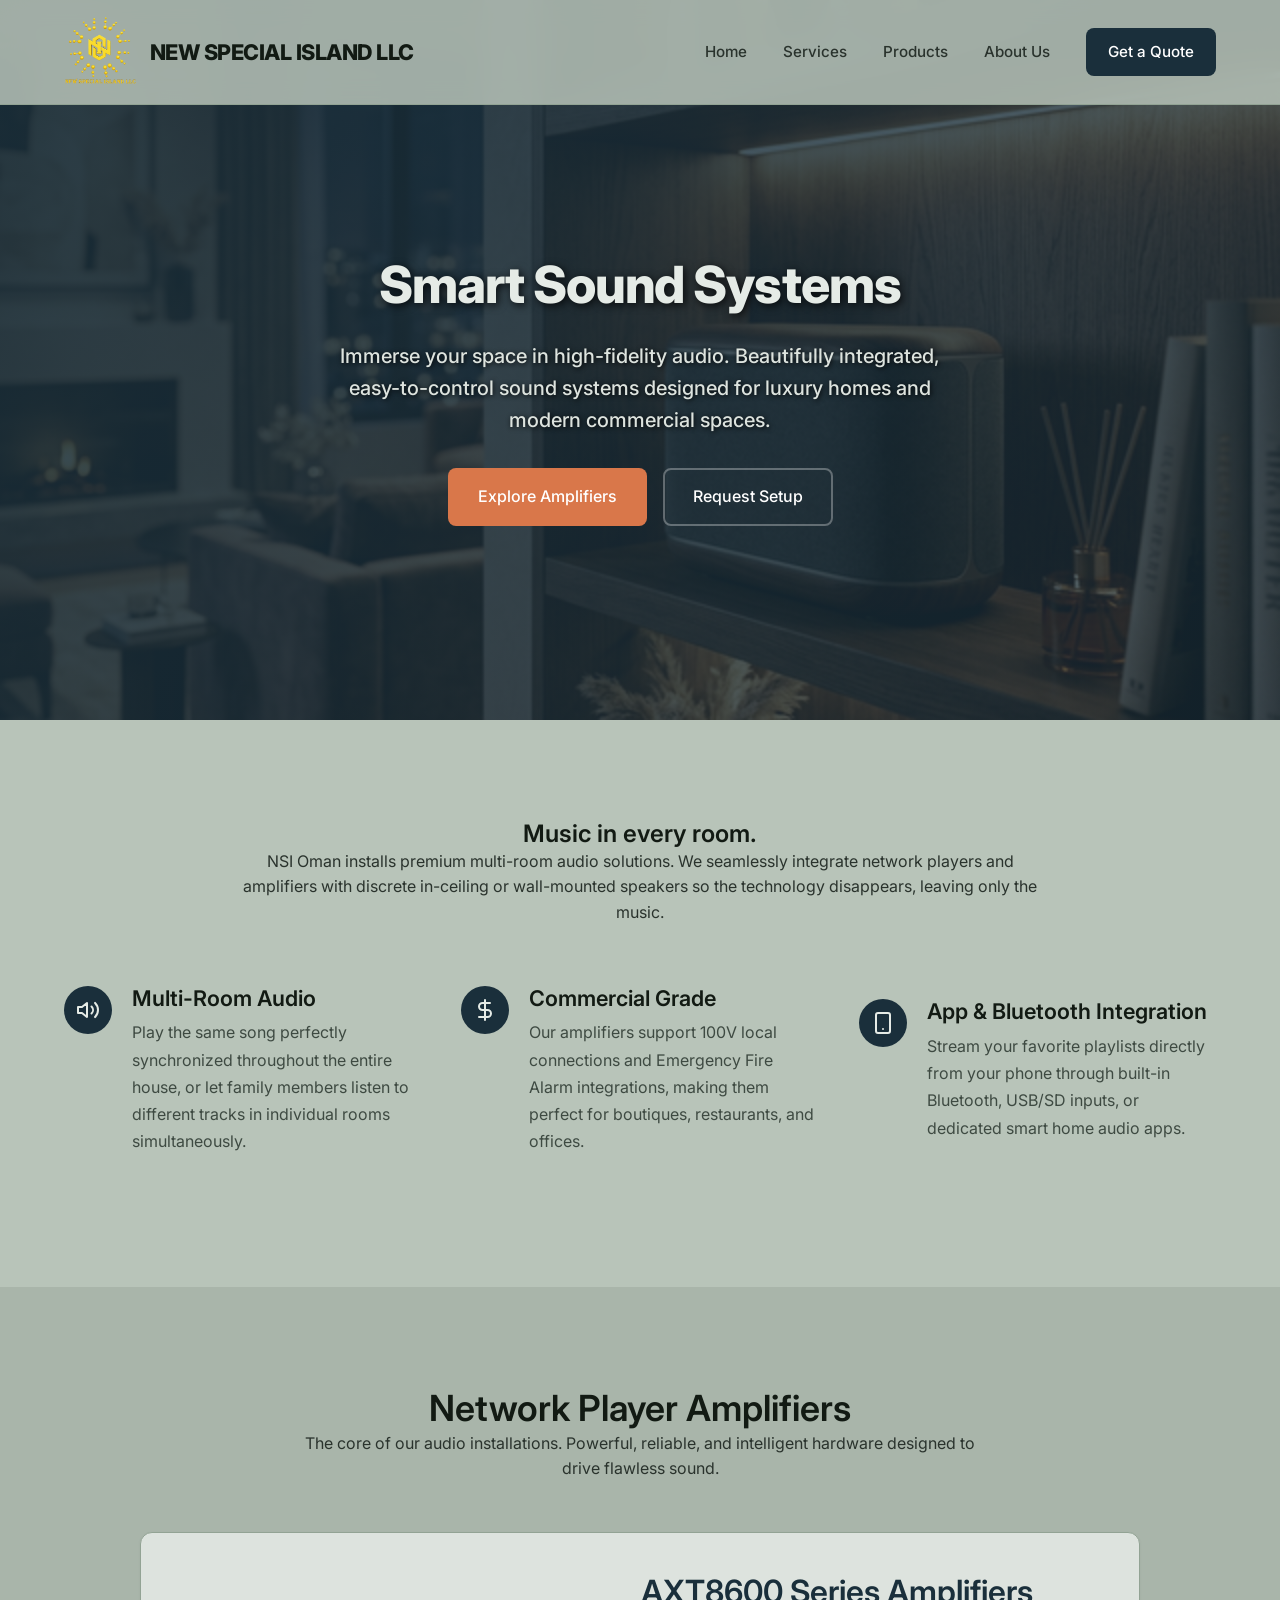
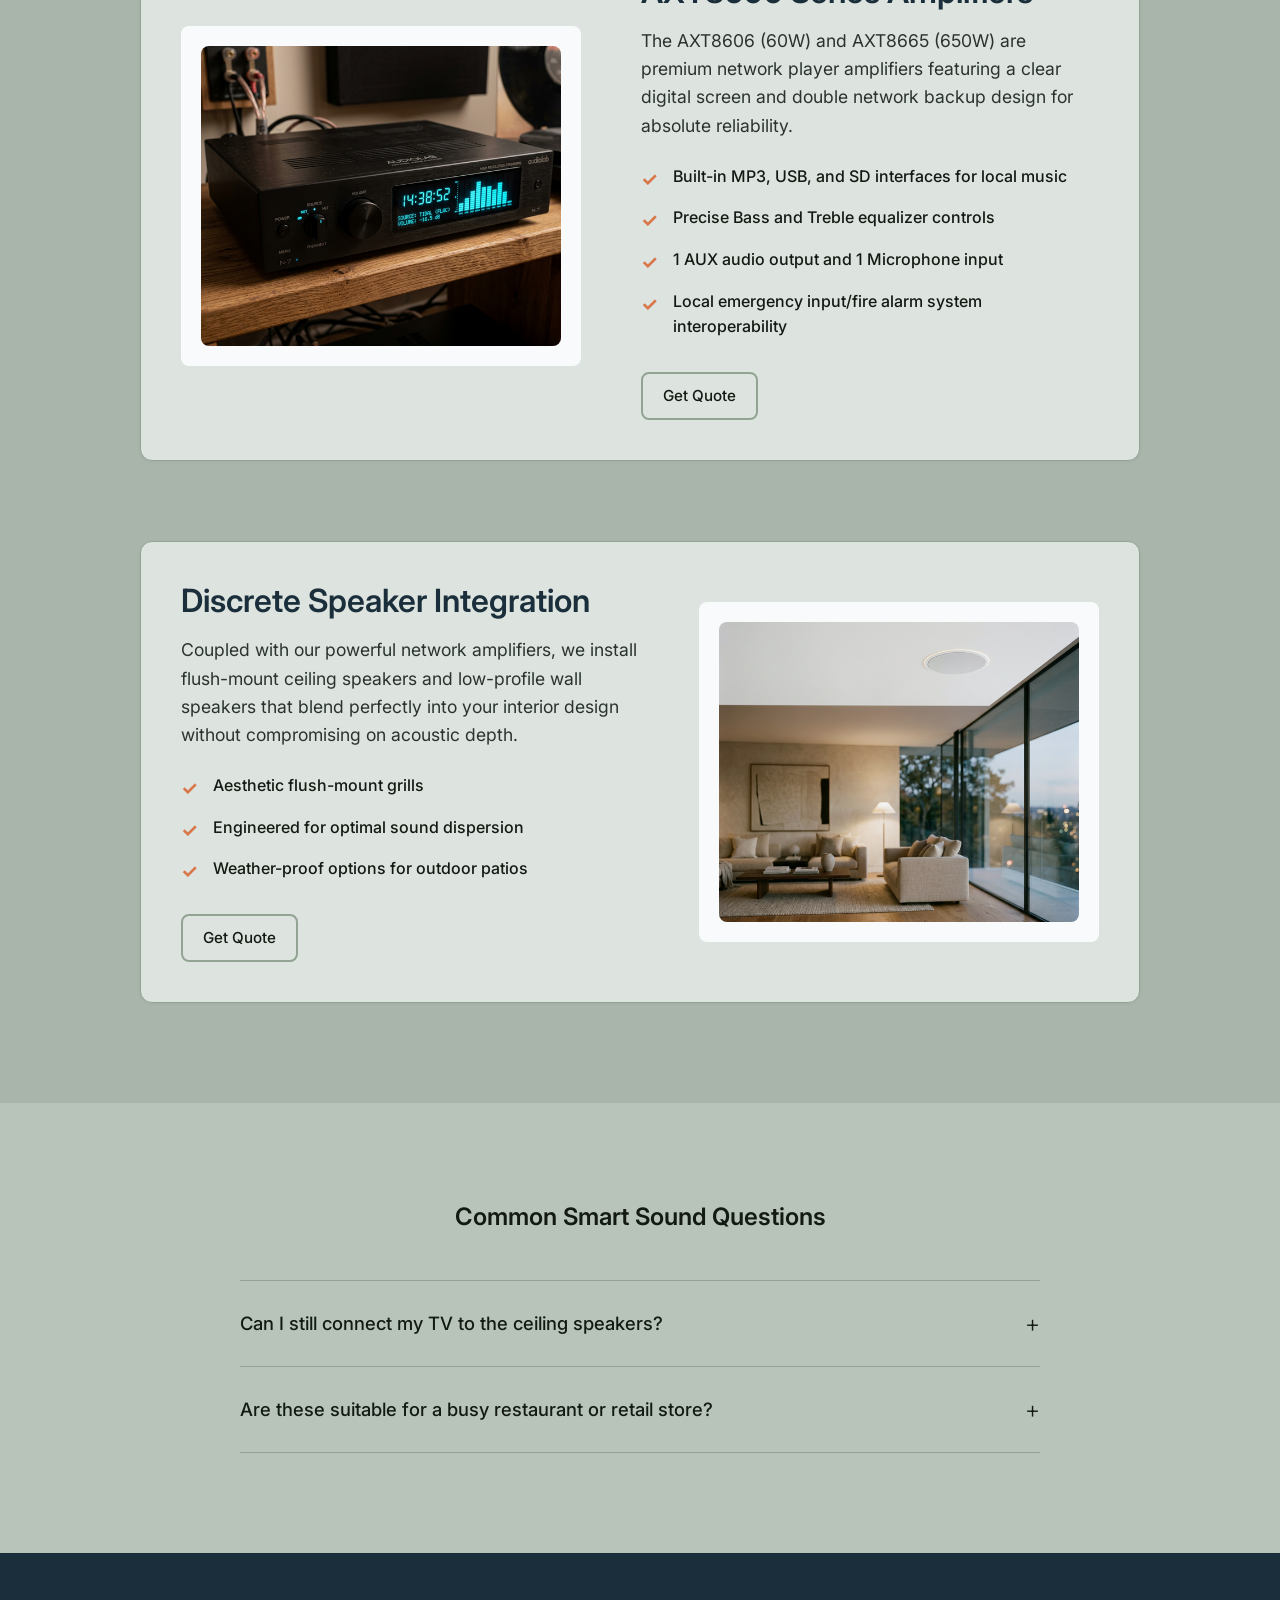
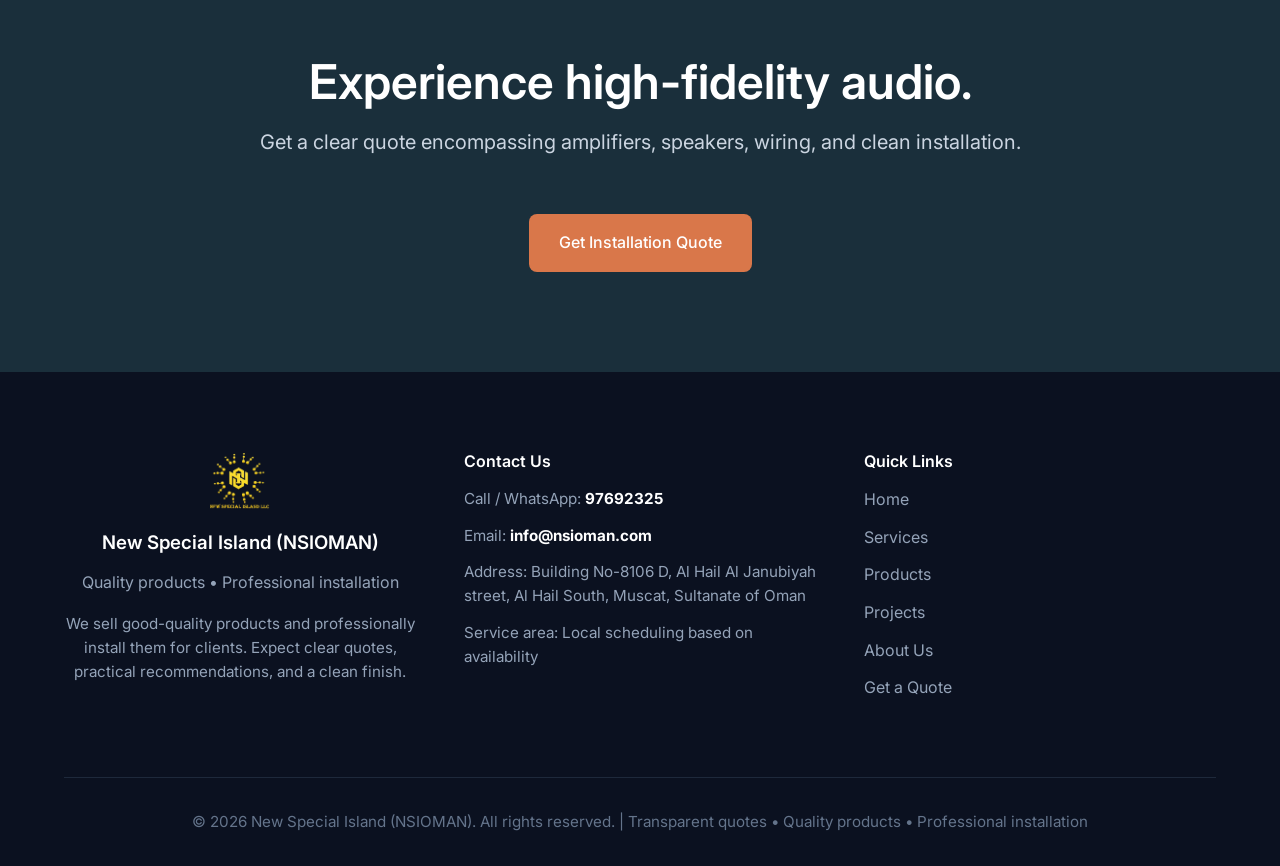
<file: smart-sound.html>
<!DOCTYPE html>
<html lang="en">

<head>
    <meta charset="UTF-8">
    <meta name="viewport" content="width=device-width, initial-scale=1.0">
    <title>Smart Sound Systems | New Special Island</title>
    <link rel="icon" href="images/nsi_logo_new.png" type="image/png">
    <meta name="description"
        content="Whole-home audio and premium network player amplifiers. Professional installation by NSI Oman.">
    <!-- Google Fonts -->
    <link rel="preconnect" href="https://fonts.googleapis.com">
    <link rel="preconnect" href="https://fonts.gstatic.com" crossorigin>
    <link href="https://fonts.googleapis.com/css2?family=Inter:wght@300;400;500;600;700&display=swap" rel="stylesheet">
    <!-- Shared Styles -->
    <link rel="stylesheet" href="styles.css">
    <style>
        .page-hero {
            padding: 160px 0 100px;
        }

        .page-hero h1 {
            font-size: clamp(2.5rem, 4vw, 3.5rem);
        }

        /* Temporary placeholder style for images since API quota was exhausted */
        .image-placeholder {
            width: 100%;
            height: 300px;
            background: linear-gradient(135deg, #1e293b 0%, #0f172a 100%);
            display: flex;
            align-items: center;
            justify-content: center;
            color: #94a3b8;
            font-weight: 500;
            border-radius: 8px;
            text-align: center;
            padding: 20px;
        }

        .hero-placeholder {
            position: absolute;
            top: 0;
            left: 0;
            width: 100%;
            height: 100%;
            background: linear-gradient(135deg, #0f172a 0%, #1e293b 100%);
            z-index: 0;
        }
    </style>
</head>

<body>

    <!-- Navigation -->
    <nav class="navbar">
        <div class="container nav-content">
            <a href="index.html" class="logo">
                <img src="images/nsi_logo_new.png" alt="NSI Logo" class="nav-logo-img">
                NEW SPECIAL ISLAND LLC
            </a>
            <div class="nav-links">
                <a href="index.html">Home</a>
                <a href="index.html#services">Services</a>
                <a href="index.html#products">Products</a>
                <a href="index.html#about">About Us</a>
                <a href="#quote" class="btn btn-primary btn-small">Get a Quote</a>
            </div>
            <button class="mobile-menu-btn" id="mobile-menu-btn">
                <span></span>
                <span></span>
                <span></span>
            </button>
        </div>
        <!-- Mobile Menu -->
        <div class="mobile-menu" id="mobile-menu">
            <a href="index.html">Home</a>
            <a href="index.html#services">Services</a>
            <a href="index.html#products">Products</a>
            <a href="index.html#about">About Us</a>
            <a href="#quote">Get a Quote</a>
        </div>
    </nav>

    <!-- Hero Section -->
    <section class="hero page-hero bg-navy" style="position: relative; overflow: hidden;">
        <!-- Slideshow Container -->
        <div class="hero-slideshow" id="sound-slideshow">
            <div class="hero-slide active" style="background-image: url('images/sound_slide_1_1773527175324.png');"></div>
            <div class="hero-slide" style="background-image: url('images/sound_slide_2_1773593182180.png');"></div>
            <div class="hero-slide" style="background-image: url('images/sound_slide_3_1773593198451.png');"></div>
        </div>
        
        <style>
            .hero-slideshow {
                position: absolute;
                top: 0;
                left: 0;
                width: 100%;
                height: 100%;
                z-index: 0;
            }
            .hero-slide {
                position: absolute;
                top: 0;
                left: 0;
                width: 100%;
                height: 100%;
                background-size: cover;
                background-position: center;
                opacity: 0;
                transition: opacity 1s ease-in-out;
            }
            .hero-slide.active {
                opacity: 0.5;
            }
            .hero-content {
                position: relative;
                z-index: 2;
            }
        </style>
        
        <script>
            document.addEventListener('DOMContentLoaded', function() {
                const slides = document.querySelectorAll('#sound-slideshow .hero-slide');
                let currentSlide = 0;
                
                if(slides.length > 0) {
                    setInterval(() => {
                        slides[currentSlide].classList.remove('active');
                        currentSlide = (currentSlide + 1) % slides.length;
                        slides[currentSlide].classList.add('active');
                    }, 5000);
                }
            });
        </script>
        
        <div class="hero-overlay" style="z-index: 1;"></div>
        <div class="container hero-content text-center" style="margin: 0 auto; position: relative; z-index: 2;">
            <h1>Smart Sound Systems</h1>
            <p style="margin-left: auto; margin-right: auto;">Immerse your space in high-fidelity audio. Beautifully
                integrated, easy-to-control sound systems designed for luxury homes and modern commercial spaces.</p>
            <div class="hero-actions" style="justify-content: center;">
                <a href="#features" class="btn btn-accent">Explore Amplifiers</a>
                <a href="#quote" class="btn btn-outline-light">Request Setup</a>
            </div>
        </div>
    </section>

    <!-- Benefits/Intro Section -->
    <section class="features section-padding">
        <div class="container">
            <div class="section-header text-center" style="max-width: 800px; margin: 0 auto 60px auto;">
                <h2>Music in every room.</h2>
                <p>NSI Oman installs premium multi-room audio solutions. We seamlessly integrate network players and
                    amplifiers with discrete in-ceiling or wall-mounted speakers so the technology disappears, leaving
                    only the music.</p>
            </div>

            <div class="benefits-layout"
                style="grid-template-columns: repeat(auto-fit, minmax(300px, 1fr)); gap: 40px;">
                <div class="benefit-row" style="border: none; padding-bottom: 0;">
                    <div class="benefit-icon">
                        <svg width="24" height="24" viewBox="0 0 24 24" fill="none" stroke="currentColor"
                            stroke-width="2" stroke-linecap="round" stroke-linejoin="round">
                            <polygon points="11 5 6 9 2 9 2 15 6 15 11 19 11 5"></polygon>
                            <path d="M19.07 4.93a10 10 0 0 1 0 14.14M15.54 8.46a5 5 0 0 1 0 7.07"></path>
                        </svg>
                    </div>
                    <div class="benefit-content">
                        <h3>Multi-Room Audio</h3>
                        <p>Play the same song perfectly synchronized throughout the entire house, or let family members
                            listen to different tracks in individual rooms simultaneously.</p>
                    </div>
                </div>

                <div class="benefit-row" style="border: none; padding-bottom: 0;">
                    <div class="benefit-icon">
                        <svg width="24" height="24" viewBox="0 0 24 24" fill="none" stroke="currentColor"
                            stroke-width="2" stroke-linecap="round" stroke-linejoin="round">
                            <path d="M12 2v20M17 5H9.5a3.5 3.5 0 0 0 0 7h5a3.5 3.5 0 0 1 0 7H6"></path>
                        </svg>
                    </div>
                    <div class="benefit-content">
                        <h3>Commercial Grade</h3>
                        <p>Our amplifiers support 100V local connections and Emergency Fire Alarm integrations, making
                            them perfect for boutiques, restaurants, and offices.</p>
                    </div>
                </div>

                <div class="benefit-row" style="border: none; padding-bottom: 0;">
                    <div class="benefit-icon">
                        <svg width="24" height="24" viewBox="0 0 24 24" fill="none" stroke="currentColor"
                            stroke-width="2" stroke-linecap="round" stroke-linejoin="round">
                            <rect x="5" y="2" width="14" height="20" rx="2" ry="2"></rect>
                            <line x1="12" y1="18" x2="12.01" y2="18"></line>
                        </svg>
                    </div>
                    <div class="benefit-content">
                        <h3>App & Bluetooth Integration</h3>
                        <p>Stream your favorite playlists directly from your phone through built-in Bluetooth, USB/SD
                            inputs, or dedicated smart home audio apps.</p>
                    </div>
                </div>
            </div>
        </div>
    </section>

    <!-- Details Section -->
    <section id="features" class="products section-padding bg-light">
        <div class="container">
            <div class="section-header text-center">
                <h2>Network Player Amplifiers</h2>
                <p>The core of our audio installations. Powerful, reliable, and intelligent hardware designed to drive
                    flawless sound.</p>
            </div>

            <div class="camera-types-list">
                <!-- AXT8606 -->
                <div class="camera-type-row">
                    <div class="camera-type-image">
                        <img src="images/axt_amplifier_1772727166474.png" alt="Network Player Amplifier"
                            style="width: 100%; height: 300px; object-fit: cover; border-radius: 8px; display: block;">
                    </div>
                    <div class="camera-type-info">
                        <h3>AXT8600 Series Amplifiers</h3>
                        <p>The AXT8606 (60W) and AXT8665 (650W) are premium network player amplifiers featuring a clear
                            digital screen and double network backup design for absolute reliability.</p>
                        <ul class="camera-features">
                            <li>Built-in MP3, USB, and SD interfaces for local music</li>
                            <li>Precise Bass and Treble equalizer controls</li>
                            <li>1 AUX audio output and 1 Microphone input</li>
                            <li>Local emergency input/fire alarm system interoperability</li>
                        </ul>
                        <a href="#quote" class="btn btn-outline btn-small">Get Quote</a>
                    </div>
                </div>

                <!-- Speakers -->
                <div class="camera-type-row reverse">
                    <div class="camera-type-image">
                        <img src="images/ceiling_speaker_1772727184604.png" alt="Discrete Speaker Integration"
                            style="width: 100%; height: 300px; object-fit: cover; border-radius: 8px; display: block;">
                    </div>
                    <div class="camera-type-info">
                        <h3>Discrete Speaker Integration</h3>
                        <p>Coupled with our powerful network amplifiers, we install flush-mount ceiling speakers and
                            low-profile wall speakers that blend perfectly into your interior design without
                            compromising on acoustic depth.</p>
                        <ul class="camera-features">
                            <li>Aesthetic flush-mount grills</li>
                            <li>Engineered for optimal sound dispersion</li>
                            <li>Weather-proof options for outdoor patios</li>
                        </ul>
                        <a href="#quote" class="btn btn-outline btn-small">Get Quote</a>
                    </div>
                </div>

            </div>
        </div>
    </section>

    <!-- FAQ Section -->
    <section class="faq section-padding">
        <div class="container text-center">
            <div class="section-header" style="margin: 0 auto 48px auto;">
                <h2>Common Smart Sound Questions</h2>
            </div>

            <div class="faq-accordion" style="margin: 0 auto; text-align: left;">
                <div class="faq-item">
                    <button class="faq-question">
                        Can I still connect my TV to the ceiling speakers?
                        <span class="icon">+</span>
                    </button>
                    <div class="faq-answer">
                        <p>Yes. We can route audio outputs from your television or home theater receiver directly into
                            the amplifier network, allowing your TV sound to play beautifully through the installed room
                            speakers.</p>
                    </div>
                </div>

                <div class="faq-item">
                    <button class="faq-question">
                        Are these suitable for a busy restaurant or retail store?
                        <span class="icon">+</span>
                    </button>
                    <div class="faq-answer">
                        <p>Absolutely. The 100V lines in our AXT amplifiers are designed specifically for commercial
                            environments, allowing long cable runs and reliable daisy-chaining of multiple speakers
                            across a large floorplan while maintaining fire-safety standards.</p>
                    </div>
                </div>
            </div>
        </div>
    </section>

    <!-- Call to Action / Quote Section -->
    <section id="quote" class="cta section-padding bg-navy">
        <div class="container text-center">
            <h2>Experience high-fidelity audio.</h2>
            <p style="color: #cbd5e1;">Get a clear quote encompassing amplifiers, speakers, wiring, and clean
                installation.</p>
            <a href="mailto:info@nsioman.com" class="btn btn-accent mt-2">Get Installation Quote</a>
        </div>
    </section>

    <!-- Footer -->
    <footer class="footer">
        <div class="container">
            <div class="footer-grid">
                <div class="footer-brand" style="text-align: center;">
                    <img src="images/nsi_logo_new.png" alt="NSI Logo" style="height: 60px; margin-bottom: 12px;">
                    <h3>New Special Island (NSIOMAN)</h3>
                    <p>Quality products • Professional installation</p>
                    <p class="footer-desc">We sell good-quality products and professionally install them for clients.
                        Expect clear quotes, practical recommendations, and a clean finish.</p>
                </div>

                <div class="footer-contact">
                    <h4>Contact Us</h4>
                    <p>Call / WhatsApp: <strong>97692325</strong></p>
                    <p>Email: <strong>info@nsioman.com</strong></p>
                    <p>Address: Building No-8106 D, Al Hail Al Janubiyah street, Al Hail South, Muscat, Sultanate of
                        Oman</p>
                    <p>Service area: Local scheduling based on availability</p>
                </div>

                <div class="footer-links">
                    <h4>Quick Links</h4>
                    <ul>
                        <li><a href="index.html">Home</a></li>
                        <li><a href="index.html#services">Services</a></li>
                        <li><a href="index.html#products">Products</a></li>
                        <li><a href="projects.html">Projects</a></li>
                        <li><a href="about.html">About Us</a></li>
                        <li><a href="index.html#quote">Get a Quote</a></li>
                    </ul>
                </div>
            </div>

            <div class="footer-bottom">
                <p>&copy; 2026 New Special Island (NSIOMAN). All rights reserved. | Transparent quotes &bull; Quality
                    products &bull; Professional installation</p>
            </div>
        </div>
    </footer>

    <script src="script.js"></script>
</body>

</html>
</file>
<file: styles.css>
/* =========================================
   VARIABLES & GLOBAL STYLES
   ========================================= */
:root {
    /* Main brand colors */
    --primary-color: #1a2f3b;
    /* Deep Slate - used for headers/footers/hero */
    --primary-hover: #264353;
    --accent-color: #d9774a;
    /* Rust/Terracotta - used for CTAs / highlights */
    --accent-hover: #e8885b;
    --accent-secondary: #4a6875;
    /* Muted Blue-Gray - secondary elements */

    /* Text colors */
    --text-main: #2a332d;
    /* Very dark muted green/slate for readability */
    --text-light: #3e4a42;
    --text-dark: #121a13;
    /* Near black for headings */

    /* Soft backgrounds - DISTINCTLY NON-WHITE */
    --bg-body: #b8c4b9;
    /* Muted Sage Green */
    --bg-light: #a9b5aa;
    /* Slightly darker sage for alternate sections */
    --bg-card: #dde3de;
    /* Very light tinted sage for cards (minority white) */
    --border-color: #92a394;
    /* Soft sage borders */

    --font-main: 'Inter',
        -apple-system,
        BlinkMacSystemFont,
        "Segoe UI",
        Roboto,
        Helvetica,
        Arial,
        sans-serif;

    --max-width: 1200px;
    --border-radius: 12px;
    --transition: all 0.3s ease;
    --shadow-sm: 0 1px 3px rgba(0, 0, 0, 0.05);
    --shadow-md: 0 4px 6px -1px rgba(0, 0, 0, 0.05),
        0 2px 4px -1px rgba(0, 0, 0, 0.03);
    --shadow-lg: 0 20px 25px -5px rgba(0, 0, 0, 0.05),
        0 8px 10px -6px rgba(0, 0, 0, 0.01);
}

/* Team Section Specifics */
.team-hierarchy {
    display: flex;
    flex-direction: column;
    gap: 60px;
    margin-top: 60px;
}

.team-tier {
    display: flex;
    flex-wrap: wrap;
    justify-content: center;
    gap: 40px;
}

.tier-title {
    width: 100%;
    text-align: center;
    font-size: 1.5rem;
    color: var(--text-main);
    margin-bottom: 20px;
    position: relative;
    padding-bottom: 15px;
}

.tier-title::after {
    content: '';
    position: absolute;
    bottom: 0;
    left: 50%;
    transform: translateX(-50%);
    width: 50px;
    height: 3px;
    background-color: var(--accent-color);
}

.team-member {
    background-color: var(--bg-card);
    padding: 40px;
    border-radius: 12px;
    box-shadow: var(--shadow-md);
    text-align: center;
    transition: transform 0.3s ease;
    flex: 1 1 300px;
    /* Max width handled by container/wrap */
    max-width: 450px;
    border: 1px solid var(--border-color);
}

/* Make tier 1 (Chairman) slightly more prominent */
.team-tier-1 .team-member {
    max-width: 600px;
    padding: 50px;
}

.team-tier-1 .team-avatar {
    width: 150px;
    height: 150px;
}

.team-member:hover {
    transform: translateY(-5px);
    box-shadow: var(--shadow-lg);
    border-color: var(--accent-color);
}

.team-avatar {
    width: 120px;
    height: 120px;
    border-radius: 50%;
    margin: 0 auto 24px;
    object-fit: cover;
    box-shadow: 0 4px 10px rgba(0, 0, 0, 0.3);
}

.team-member h3 {
    color: var(--text-dark);
    margin-bottom: 8px;
    font-size: 1.5rem;
}

.team-role {
    color: var(--accent-color);
    font-weight: 600;
    font-size: 0.875rem;
    text-transform: uppercase;
    letter-spacing: 0.05em;
    margin-bottom: 20px;
}

.team-member p {
    color: var(--text-main);
    font-size: 0.95rem;
    line-height: 1.6;
    margin-bottom: 16px;
    text-align: left;
}

.highlight-box {
    background-color: rgba(26, 47, 59, 0.1);
    /* Primary color slate tinted */
    border-left: 4px solid var(--accent-color);
    padding: 16px;
    margin-top: 20px;
    text-align: left;
    border-radius: 0 8px 8px 0;
}

.highlight-box p {
    margin-bottom: 0;
    font-size: 0.9rem;
    color: var(--text-main);
    font-style: italic;
}

/* Responsive adjustments */
@media (max-width: 768px) {
    .team-tier-1 .team-member {
        padding: 40px;
    }
}


* {
    margin: 0;
    padding: 0;
    box-sizing: border-box;
}

html {
    scroll-behavior: smooth;
}

body {
    font-family: var(--font-main);
    color: var(--text-main);
    background-color: var(--bg-body);
    line-height: 1.6;
    -webkit-font-smoothing: antialiased;
}

h1,
h2,
h3,
h4,
h5,
h6 {
    color: var(--text-dark);
    font-weight: 600;
    line-height: 1.2;
}

a {
    color: var(--accent-color);
    text-decoration: none;
    transition: var(--transition);
}

a:hover {
    color: var(--accent-hover);
}

.container {
    width: 100%;
    max-width: var(--max-width);
    margin: 0 auto;
    padding: 0 24px;
}

.section-padding {
    padding: 100px 0;
}

.bg-light {
    background-color: var(--bg-light);
}

.bg-navy {
    background-color: var(--primary-color);
    color: #e1e7e3;
}

.bg-navy h1,
.bg-navy h2,
.bg-navy h3 {
    color: #ffffff;
}

.bg-navy p {
    color: #c9d1cb;
}

.text-center {
    text-align: center;
}

.mt-2 {
    margin-top: 1rem;
}

.mt-4 {
    margin-top: 2rem;
}

.pb-0 {
    padding-bottom: 0 !important;
}

.border-0 {
    border: none !important;
}

/* =========================================
   BUTTONS & LINKS
   ========================================= */
.btn {
    display: inline-flex;
    align-items: center;
    justify-content: center;
    padding: 14px 28px;
    border-radius: 8px;
    font-weight: 500;
    cursor: pointer;
    transition: var(--transition);
    border: 2px solid transparent;
    font-size: 1rem;
}

.btn-small {
    padding: 10px 20px;
    font-size: 0.95rem;
}

.btn-primary {
    background-color: var(--primary-color);
    color: white !important;
}

.btn-primary:hover {
    background-color: var(--primary-hover);
    transform: translateY(-2px);
    box-shadow: var(--shadow-md);
}

.btn-accent {
    background-color: var(--accent-color);
    color: white !important;
}

.btn-accent:hover {
    background-color: var(--accent-hover);
    transform: translateY(-2px);
    box-shadow: var(--shadow-md);
}

.btn-outline {
    background-color: transparent;
    border-color: var(--border-color);
    color: var(--text-dark);
}

.btn-outline:hover {
    border-color: var(--text-main);
    background-color: var(--bg-card);
}

.btn-outline-light {
    background-color: transparent;
    border-color: rgba(255, 255, 255, 0.3);
    color: white !important;
}

.btn-outline-light:hover {
    background-color: rgba(255, 255, 255, 0.1);
    border-color: white;
}

.inline-link {
    display: inline-block;
    font-weight: 500;
    color: var(--accent-color);
}

.inline-link:hover {
    text-decoration: underline;
}

/* =========================================
   NAVIGATION
   ========================================= */
.navbar {
    position: fixed;
    top: 0;
    left: 0;
    width: 100%;
    /* Navbar gets the soft body color with transparency */
    background-color: rgba(184, 196, 185, 0.85);
    /* Matches new var(--bg-body) */
    backdrop-filter: blur(12px);
    -webkit-backdrop-filter: blur(12px);
    border-bottom: 1px solid var(--border-color);
    z-index: 1000;
    padding: 18px 0;
    transition: var(--transition);
}

.nav-content {
    display: flex;
    justify-content: space-between;
    align-items: center;
}

.logo {
    display: flex;
    align-items: center;
    gap: 12px;
    font-size: 1.35rem;
    font-weight: 800;
    color: var(--text-dark);
    letter-spacing: -0.5px;
}

.nav-logo-img {
    height: 72px;
    width: auto;
    object-fit: contain;
}

.nav-links {
    display: flex;
    align-items: center;
    gap: 36px;
}

.nav-links a:not(.btn) {
    color: var(--text-main);
    font-weight: 500;
    font-size: 0.95rem;
}

.nav-links a:not(.btn):hover {
    color: var(--accent-color);
}

.mobile-menu-btn {
    display: none;
    flex-direction: column;
    justify-content: space-between;
    width: 24px;
    height: 18px;
    background: transparent;
    border: none;
    cursor: pointer;
}

.mobile-menu-btn span {
    width: 100%;
    height: 2px;
    background-color: var(--text-dark);
    transition: var(--transition);
}

.mobile-menu {
    display: none;
    flex-direction: column;
    background-color: var(--bg-card);
    position: absolute;
    top: 100%;
    left: 0;
    width: 100%;
    border-bottom: 1px solid var(--border-color);
    padding: 16px 24px;
    box-shadow: var(--shadow-md);
}

.mobile-menu.active {
    display: flex;
}

.mobile-menu a {
    padding: 12px 0;
    color: var(--text-dark);
    font-weight: 500;
    border-bottom: 1px solid var(--border-color);
}

.mobile-menu a:last-child {
    border-bottom: none;
}

/* =========================================
   HERO SECTION & SLIDESHOW
   ========================================= */
.hero {
    position: relative;
    padding: 200px 0 120px;
    overflow: hidden;
    min-height: 80vh;
    /* Make hero taller for the slideshow */
    display: flex;
    align-items: center;
}

.slideshow-container {
    position: absolute;
    top: 0;
    left: 0;
    width: 100%;
    height: 100%;
    z-index: 1;
    overflow: hidden;
}

.slide {
    position: absolute;
    top: 0;
    left: 0;
    width: 100%;
    height: 100%;
    opacity: 0;
    transition: opacity 1.5s ease-in-out, transform 8s ease-out;
    /* Slow zoom effect */
    transform: scale(1);
    background-size: cover;
    background-position: center;
}

.slide.active {
    opacity: 1;
    transform: scale(1.05);
    /* Gradual zoom in */
}

.slideshow-dots {
    position: absolute;
    bottom: 30px;
    left: 50%;
    transform: translateX(-50%);
    display: flex;
    gap: 12px;
    z-index: 4;
}

.dot {
    width: 12px;
    height: 12px;
    border-radius: 50%;
    background-color: rgba(255, 255, 255, 0.3);
    cursor: pointer;
    transition: var(--transition);
    border: 2px solid transparent;
}

.dot:hover {
    background-color: rgba(255, 255, 255, 0.6);
}

.dot.active {
    background-color: var(--accent-color);
    border-color: rgba(255, 255, 255, 0.8);
    transform: scale(1.2);
}

.hero-overlay {
    position: absolute;
    top: 0;
    left: 0;
    width: 100%;
    height: 100%;
    /* Lighter overlay to let the images pop, but dark enough for white text to be readable */
    background: linear-gradient(135deg, rgba(26, 47, 59, 0.85) 0%, rgba(26, 47, 59, 0.4) 100%);
    z-index: 2;
}

.hero-content {
    position: relative;
    z-index: 3;
    max-width: 800px;
}

.hero h1 {
    font-size: clamp(3rem, 5vw, 4.5rem);
    letter-spacing: -0.02em;
    margin-bottom: 24px;
    line-height: 1.1;
    text-shadow: 0 4px 12px rgba(0, 0, 0, 0.5);
    /* Enhance readability over images */
}

.hero p {
    font-size: 1.25rem;
    margin-bottom: 40px;
    max-width: 700px;
    text-shadow: 0 2px 8px rgba(0, 0, 0, 0.5);
}

.hero-actions {
    display: flex;
    flex-wrap: wrap;
    gap: 16px;
    align-items: center;
}

/* =========================================
   BENEFITS SECTION (With SVG Icons)
   ========================================= */
.benefits-layout {
    display: grid;
    grid-template-columns: 1fr 1fr;
    gap: 80px;
    align-items: center;
}

.benefits-text .section-header {
    margin-bottom: 40px;
    padding-top: 20px;
    /* Offset for About Us anchor */
}

.benefits-text .section-header h2 {
    font-size: 2.75rem;
    margin-bottom: 16px;
    letter-spacing: -0.02em;
}

.benefit-row {
    display: flex;
    gap: 20px;
    padding-bottom: 32px;
    margin-bottom: 32px;
    border-bottom: 1px solid var(--border-color);
}

.benefit-icon {
    flex-shrink: 0;
    width: 48px;
    height: 48px;
    background-color: var(--primary-color);
    /* Deep Slate */
    border-radius: 50%;
    display: flex;
    align-items: center;
    justify-content: center;
    color: #e5ebe6;
    /* Light icon color */
}

.benefit-content h3 {
    font-size: 1.35rem;
    margin-bottom: 8px;
}

.benefit-content p {
    color: var(--text-light);
    font-size: 1rem;
    line-height: 1.7;
}

.benefits-image-wrapper {
    position: relative;
    border-radius: var(--border-radius);
    overflow: hidden;
    box-shadow: var(--shadow-lg);
    aspect-ratio: 4/5;
}

.benefits-image {
    width: 100%;
    height: 100%;
    object-fit: cover;
    transition: transform 0.5s ease;
}

.benefits-image:hover {
    transform: scale(1.03);
}

/* =========================================
   PRODUCTS SECTION (With Images)
   ========================================= */
.products .section-header {
    margin: 0 auto 50px auto;
    max-width: 700px;
}

.products .section-header h2 {
    font-size: 2.25rem;
}

.products-grid {
    display: grid;
    grid-template-columns: repeat(auto-fill, minmax(280px, 1fr));
    gap: 24px;
}

/* =========================================
   PROJECTS SHOWCASE (Ultra-Compact Grid)
   ========================================= */
.projects-grid {
    display: grid;
    /* Very tight grid column width */
    grid-template-columns: repeat(auto-fill, minmax(240px, 1fr));
    gap: 20px;
}

.project-card {
    background-color: var(--bg-card);
    border-radius: var(--border-radius);
    border: 1px solid var(--border-color);
    overflow: hidden;
    transition: var(--transition);
    display: flex;
    flex-direction: column;
}

.project-card:hover {
    box-shadow: var(--shadow-lg);
    border-color: var(--accent-color);
    transform: translateY(-4px);
}

.project-card .product-image-container {
    height: 160px;
    /* Very short image */
}

.project-card .product-content {
    padding: 16px;
    /* Drastically reduced padding */
    flex: 1;
    display: flex;
    flex-direction: column;
}

.project-card .product-content h3 {
    font-size: 1.15rem;
    /* Smaller heading */
    margin-bottom: 6px;
    color: var(--text-dark);
    line-height: 1.3;
}

.project-card .product-content>p {
    font-size: 0.85rem;
    line-height: 1.4;
    margin-bottom: 12px;
    color: var(--text-main);
}

.project-card .team-role {
    font-size: 0.75rem;
    margin-bottom: 6px !important;
}

.project-card .product-features {
    margin-bottom: 0;
    flex: 1;
}

.project-card .product-features li {
    font-size: 0.8rem;
    margin-bottom: 6px;
    padding-left: 16px;
}

.product-card {
    background-color: var(--bg-card);
    border-radius: var(--border-radius);
    border: 1px solid var(--border-color);
    overflow: hidden;
    transition: var(--transition);
    display: flex;
    flex-direction: column;
}

.product-card:hover {
    box-shadow: var(--shadow-lg);
    border-color: var(--accent-color);
    transform: translateY(-4px);
}

.product-image-container {
    width: 100%;
    height: 220px;
    overflow: hidden;
    border-bottom: 1px solid var(--border-color);
    display: block;
    /* So it works as a link */
}

.product-image {
    width: 100%;
    height: 100%;
    object-fit: cover;
    transition: transform 0.5s ease;
}

.product-card:hover .product-image {
    transform: scale(1.05);
}

.product-content {
    padding: 32px;
    flex: 1;
    display: flex;
    flex-direction: column;
}

.product-content h3 {
    font-size: 1.5rem;
    margin-bottom: 12px;
}

.product-content>p {
    color: var(--text-main);
    margin-bottom: 24px;
    font-size: 0.95rem;
}

.product-features {
    list-style: none;
    margin-bottom: 32px;
    flex: 1;
}

.product-features li {
    position: relative;
    padding-left: 28px;
    margin-bottom: 12px;
    font-size: 0.9rem;
    color: var(--text-light);
}

.product-features li::before {
    content: "→";
    position: absolute;
    left: 0;
    top: 0;
    color: var(--accent-color);
    font-weight: bold;
}

.product-actions {
    margin-top: auto;
    display: flex;
    gap: 12px;
}



/* =========================================
   FAQ SECTION
   ========================================= */
.faq-accordion {
    max-width: 800px;
}

.faq-item {
    border-bottom: 1px solid var(--border-color);
}

.faq-item:first-child {
    border-top: 1px solid var(--border-color);
}

.faq-question {
    width: 100%;
    display: flex;
    justify-content: space-between;
    align-items: center;
    padding: 28px 0;
    background: none;
    border: none;
    font-size: 1.15rem;
    font-weight: 500;
    color: var(--text-dark);
    cursor: pointer;
    text-align: left;
    font-family: var(--font-main);
}

.faq-question:hover {
    color: var(--accent-color);
}

.faq-question .icon {
    font-size: 1.5rem;
    font-weight: 300;
    transition: transform 0.3s ease;
}

.faq-item.active .icon {
    transform: rotate(45deg);
    color: var(--accent-color);
}

.faq-answer {
    max-height: 0;
    overflow: hidden;
    transition: max-height 0.4s cubic-bezier(0.1, 1, 0.1, 1);
}

.faq-answer p {
    padding-bottom: 28px;
    color: var(--text-light);
    font-size: 1.05rem;
    line-height: 1.6;
}

/* =========================================
   CTA SECTION
   ========================================= */
.cta {
    position: relative;
}

.cta h2 {
    font-size: 3rem;
    margin-bottom: 16px;
}

.cta p {
    font-size: 1.25rem;
    margin-bottom: 40px;
}

.hero h1 {
    font-size: 3.5rem;
    font-weight: 800;
    margin-bottom: 24px;
    line-height: 1.2;
    color: #e5ebe6;
    /* Very light tinted sage, almost warm white */
    text-shadow: 2px 2px 8px rgba(0, 0, 0, 0.8);
    /* Deep shadow for better readability */
}

.hero p {
    font-size: 1.25rem;
    margin-bottom: 32px;
    opacity: 1;
    /* Increased from 0.9 for better legibility */
    max-width: 600px;
    color: var(--bg-card);
    text-shadow: 1px 1px 5px rgba(0, 0, 0, 0.9);
    /* Shadow to separate from images */
    font-weight: 500;
}

.how-it-works {
    background-color: rgba(255, 255, 255, 0.05);
    /* very faint white box on navy */
    padding: 24px;
    border-radius: 8px;
    display: inline-block;
}

/* =========================================
   FOOTER
   ========================================= */
.footer {
    background-color: #0b1120;
    /* Slightly darker than primary for differentiation */
    color: white;
    padding: 80px 0 32px;
}

.footer-grid {
    display: grid;
    grid-template-columns: repeat(auto-fit, minmax(250px, 1fr));
    gap: 48px;
    margin-bottom: 64px;
}

.footer h3,
.footer h4 {
    color: white;
    margin-bottom: 16px;
    font-weight: 600;
}

.footer-brand p {
    color: #94a3b8;
    margin-bottom: 16px;
}

.footer-desc {
    font-size: 0.95rem;
    line-height: 1.6;
}

.footer-contact p {
    color: #94a3b8;
    margin-bottom: 12px;
    font-size: 0.95rem;
}

.footer-contact strong {
    color: white;
}

.footer-links ul {
    list-style: none;
}

.footer-links li {
    margin-bottom: 12px;
}

.footer-links a {
    color: #94a3b8;
    transition: var(--transition);
}

.footer-links a:hover {
    color: white;
}

.footer-bottom {
    border-top: 1px solid #1e293b;
    padding-top: 32px;
    text-align: center;
    color: #64748b;
    font-size: 0.95rem;
}

/* =========================================
   CAMERA TYPES (CUSTOM PAGE LAYOUT)
   ========================================= */
.camera-types-list {
    display: flex;
    flex-direction: column;
    gap: 80px;
    max-width: 1000px;
    margin: 0 auto;
}

.camera-type-row {
    display: flex;
    align-items: center;
    gap: 60px;
    background-color: var(--bg-card);
    border-radius: var(--border-radius);
    padding: 40px;
    border: 1px solid var(--border-color);
    box-shadow: var(--shadow-sm);
    transition: var(--transition);
}

.camera-type-row:hover {
    box-shadow: var(--shadow-md);
    border-color: #cbd5e1;
}

.camera-type-row.reverse {
    flex-direction: row-reverse;
}

.camera-type-image {
    flex: 1;
    max-width: 400px;
    border-radius: 8px;
    overflow: hidden;
    background-color: #f8fafc;
    display: flex;
    align-items: center;
    justify-content: center;
    padding: 20px;
}

.camera-type-image img {
    width: 100%;
    height: auto;
    object-fit: contain;
    mix-blend-mode: multiply;
    transition: transform 0.5s ease;
}

.camera-type-row:hover .camera-type-image img {
    transform: scale(1.05);
}

.camera-type-info {
    flex: 1;
}

.camera-type-info h3 {
    font-size: 2rem;
    margin-bottom: 16px;
    color: var(--primary-color);
}

.camera-type-info p {
    font-size: 1.1rem;
    margin-bottom: 24px;
    color: var(--text-main);
}

.camera-features {
    list-style: none;
    margin-bottom: 32px;
}

.camera-features li {
    position: relative;
    padding-left: 32px;
    margin-bottom: 16px;
    font-size: 1rem;
    color: var(--text-dark);
    font-weight: 500;
}

.camera-features li::before {
    content: "✓";
    position: absolute;
    left: 0;
    top: 0;
    color: var(--accent-color);
    font-weight: bold;
    font-size: 1.2rem;
}

/* =========================================
   RESPONSIVE
   ========================================= */
@media (max-width: 992px) {
    .benefits-layout {
        grid-template-columns: 1fr;
        gap: 40px;
    }

    .benefits-image-wrapper {
        aspect-ratio: 16/9;
    }
}

@media (max-width: 768px) {
    .nav-links {
        display: none;
    }

    .mobile-menu-btn {
        display: flex;
    }

    .hero h1 {
        font-size: 2.75rem;
    }

    .hero {
        padding: 140px 0 80px;
    }

    .products-grid {
        grid-template-columns: 1fr;
    }

    .section-padding {
        padding: 64px 0;
    }

    .benefits-text .section-header h2 {
        font-size: 2.25rem;
    }

    .cta h2 {
        font-size: 2.25rem;
    }

    .camera-type-row,
    .camera-type-row.reverse {
        flex-direction: column;
        padding: 30px 20px;
        gap: 30px;
    }

    .camera-type-image {
        max-width: 100%;
    }
}
</file>
